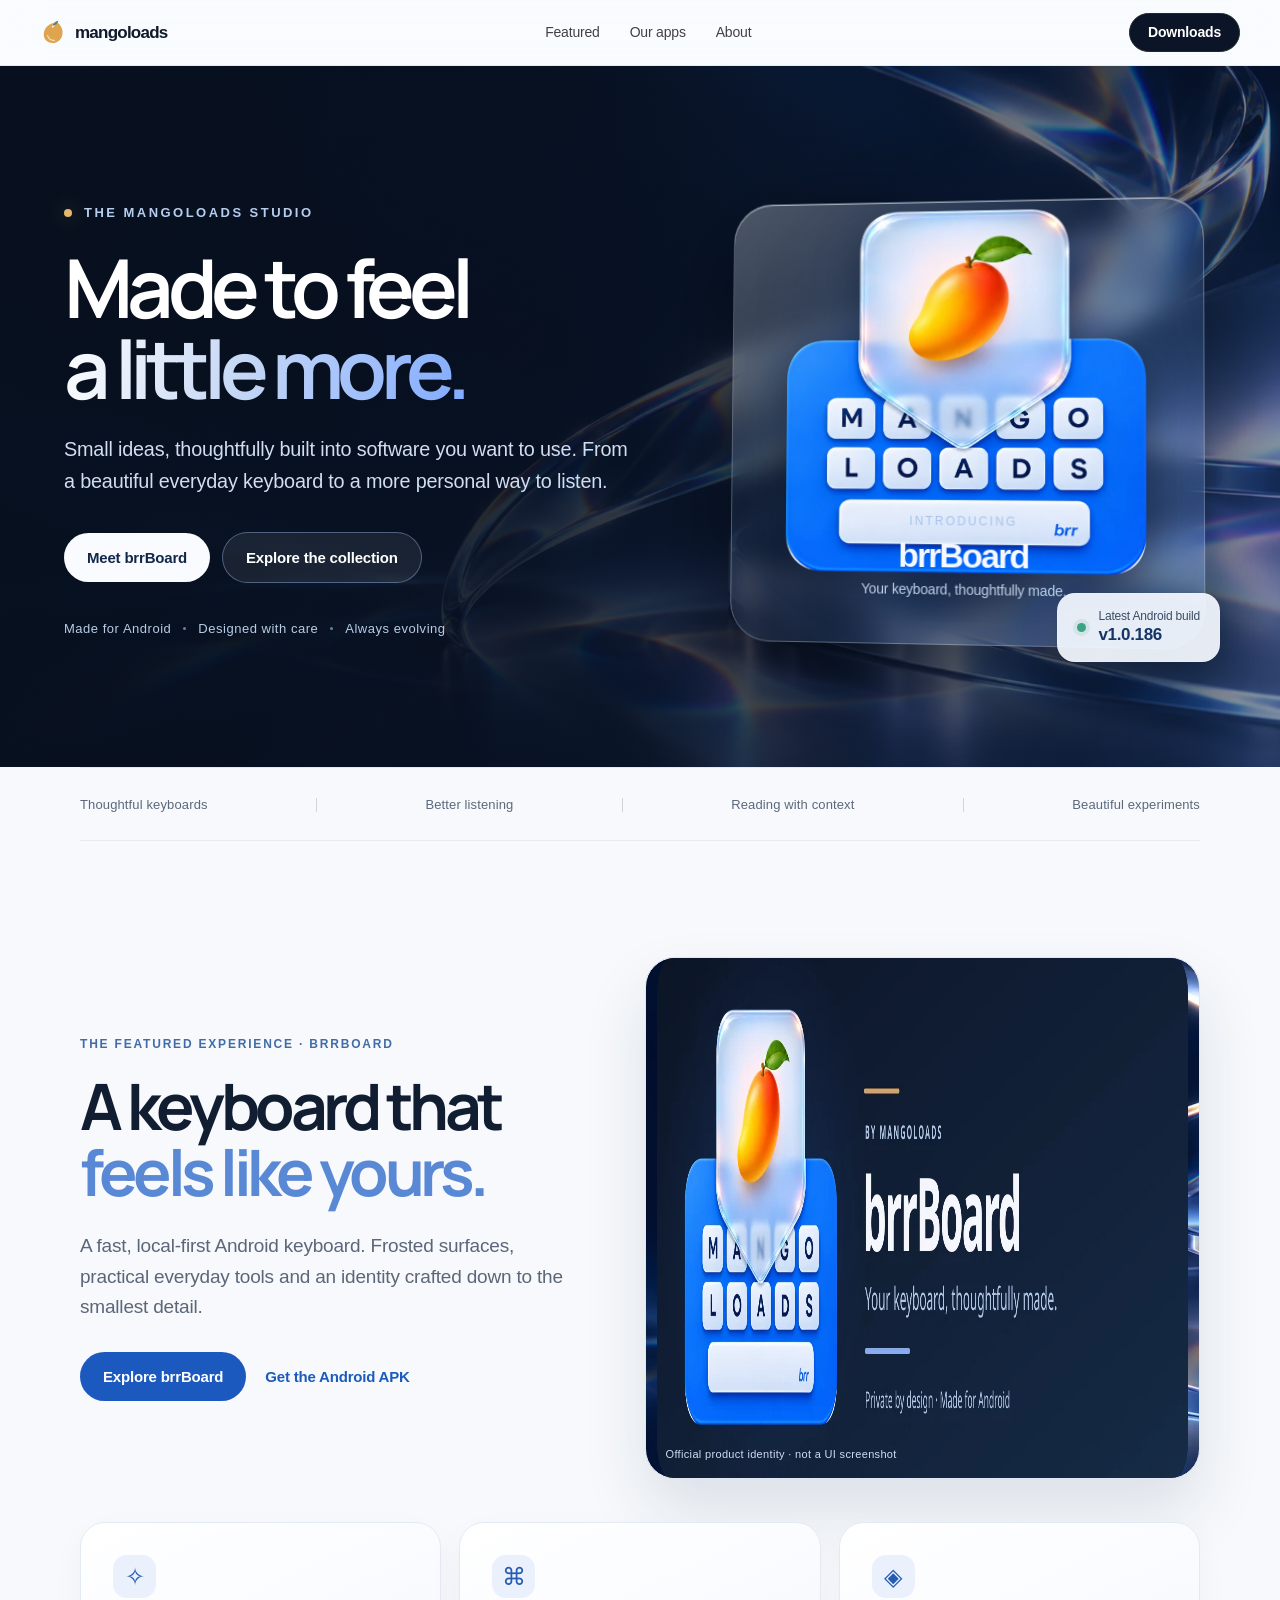
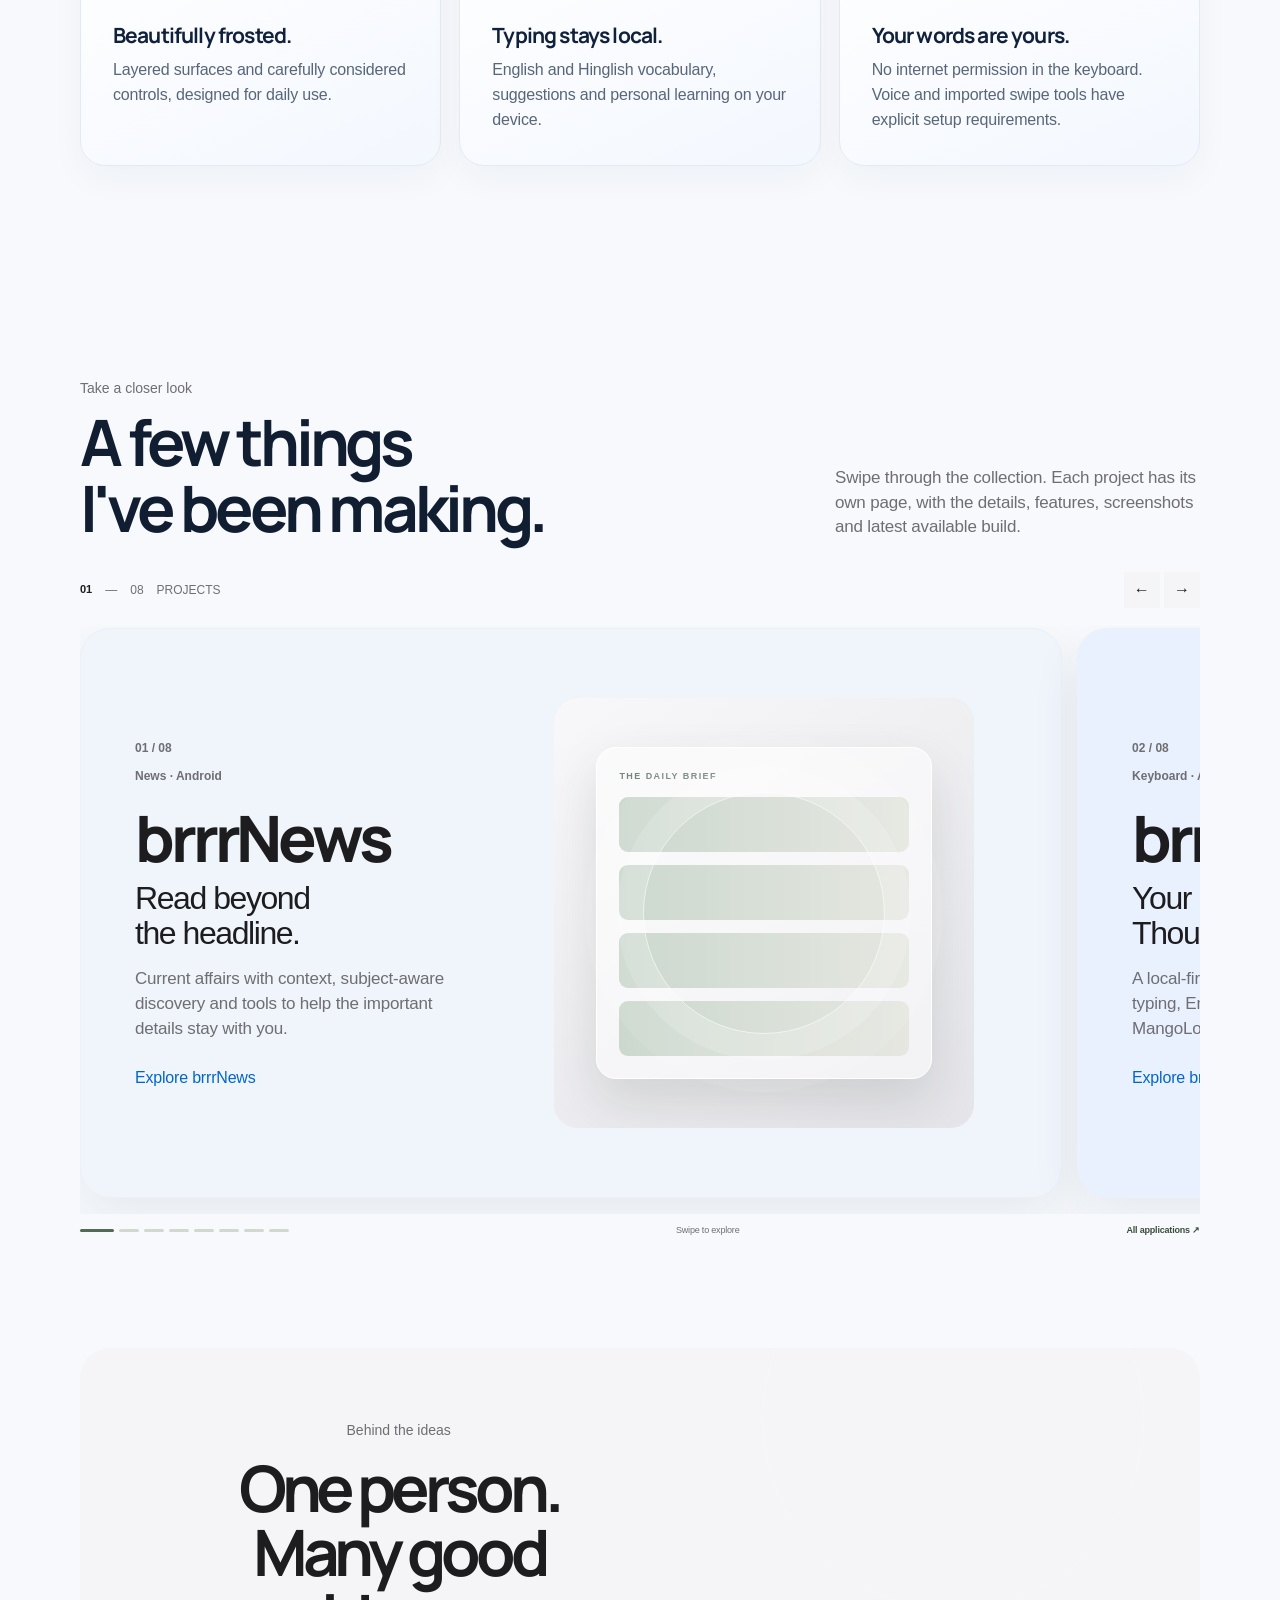
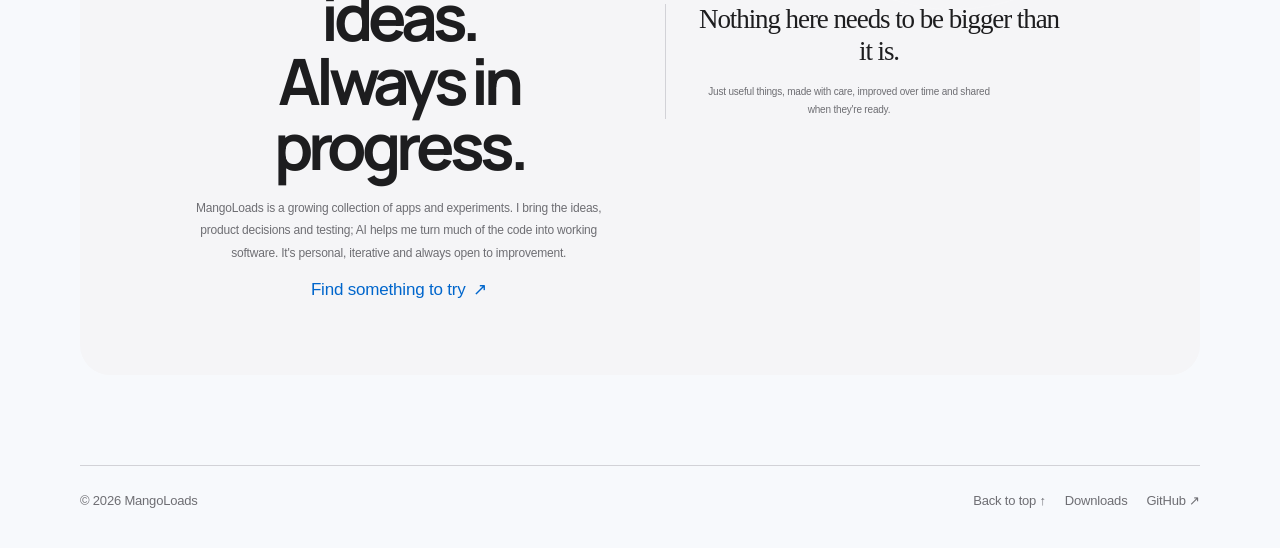
<file: index.html>
<!doctype html>
<html lang="en">
<head>
  <meta charset="utf-8">
  <meta name="viewport" content="width=device-width, initial-scale=1, viewport-fit=cover">
  <meta name="theme-color" content="#ffffff">
  <meta name="description" content="MangoLoads — apps, experiments and small tools by Batmancpu. Ideas, direction and testing by one person; much of the code built with AI.">
  <meta property="og:type" content="website">
  <meta property="og:title" content="MangoLoads — Ideas, made useful">
  <meta property="og:description" content="Thoughtfully made Android apps. Meet brrBoard, brrMusic, brrrNews and the rest of the collection.">
  <meta property="og:image" content="https://batmancpu.github.io/mangoloads/assets/visuals/brrboard-identity.webp">
  <title>MangoLoads — Thoughtful software, beautifully made</title>
  <link rel="icon" type="image/svg+xml" href="favicon.svg">
  <link rel="preconnect" href="https://fonts.googleapis.com">
  <link rel="preconnect" href="https://fonts.gstatic.com" crossorigin>
  <link rel="stylesheet" href="styles.css"><link rel="stylesheet" href="apple.css"><link rel="stylesheet" href="premium.css">
</head>
<body class="home-page">
  <a class="skip-link" href="#main">Skip to content</a>
  <header class="site-header">
    <a class="brand" href="index.html" aria-label="MangoLoads home">
      <span class="brand-symbol" aria-hidden="true">
        <svg viewBox="0 0 40 40" fill="none"><path d="M21.1 5.3c-2.7 3.2-3.4 5.7-3.1 8.1 2.8-1.7 5.2-4.7 5.8-8.9 3.8 1.7 7.2 5.1 8.7 9.7 3.4 10.1-2.5 20.4-11.8 21.4C11.2 36.7 4.5 29.8 5.7 20.8 6.9 12.4 13.4 7.6 21.1 5.3Z" fill="#DFA44F"/><path d="M18.2 9.8c1.9-4.4 5.2-6.6 9-7.3-1.1 4.8-4.3 7.7-9 7.3Z" fill="#66816B"/><path d="M11.1 24.3c1.6 5.1 5.5 7.8 10.5 7.3" stroke="#FFF5DF" stroke-opacity=".8" stroke-width="1.5" stroke-linecap="round"/></svg>
      </span>
      <span class="brand-name">mangoloads</span>
    </a>
    <nav class="primary-nav" aria-label="Main navigation">
      <a href="#featured">Featured</a>
      <a href="#collection">Our apps</a>
      <a href="#about">About</a>
    </nav>
    <div class="header-actions">
      <button class="theme-toggle" type="button" data-theme-toggle aria-label="Switch colour theme" title="Switch colour theme">◐</button>
      <a class="header-link dark" href="downloads.html">Downloads</a>
    </div>
  </header>

  <main id="main">
    <section class="container hero premiere-hero" id="top">
      <div class="hero-copy fade-up">
        <div class="eyebrow"><span class="eyebrow-spark" aria-hidden="true"></span> THE MANGOLOADS STUDIO</div>
        <h1>Made to feel<br><span class="soft">a little more.</span></h1>
        <p>Small ideas, thoughtfully built into software you want to use. From a beautiful everyday keyboard to a more personal way to listen.</p>
        <div class="hero-actions">
          <a class="button primary" href="apps/brrrboard/">Meet brrBoard</a>
          <a class="button" href="#collection">Explore the collection</a>
        </div>
        <div class="hero-foot"><span>Made for Android</span><i></i><span>Designed with care</span><i></i><span>Always evolving</span></div>
      </div>

      <div class="hero-art fade-up" aria-label="Official brrBoard brand artwork">
        <div class="hero-product-plinth">
          <div class="hero-product-halo"></div>
          <img class="hero-board-mark" src="assets/visuals/brrboard-brand.webp" width="700" height="700" alt="Official brrBoard blue keyboard with a mango-shaped glass badge" fetchpriority="high">
          <div class="hero-product-label"><span>Introducing</span><strong>brrBoard</strong><small>Your keyboard, thoughtfully made.</small></div>
        </div>
        <div class="hero-product-chip"><span class="hero-product-chip-dot"></span><span>Latest Android build<br><b id="heroLatestVersion">v1.0.186</b></span></div>
      </div>
    </section>

    <div class="container home-index" aria-label="Collection categories">
      <span>Thoughtful keyboards</span><i></i>
      <span>Better listening</span><i></i>
      <span>Reading with context</span><i></i>
      <span>Beautiful experiments</span>
    </div>

    <section class="container board-spotlight" id="featured" aria-labelledby="spotlightTitle">
      <div class="spotlight-heading fade-up">
        <div class="spotlight-copy"><div class="kicker">The featured experience · brrBoard</div><h2 id="spotlightTitle">A keyboard that<br><em>feels like yours.</em></h2><p>A fast, local-first Android keyboard. Frosted surfaces, practical everyday tools and an identity crafted down to the smallest detail.</p><div class="spotlight-actions"><a class="button primary" href="apps/brrrboard/">Explore brrBoard</a><a class="text-link" data-brrboard-download href="https://github.com/Batmancpu/brrrBoard/releases/download/v1.0.186/brrBoard.apk">Get the Android APK</a></div></div>
        <div class="spotlight-brand-frame"><img src="assets/visuals/brrboard-identity.webp" width="1440" height="520" alt="Official brrBoard MangoLoads identity artwork" loading="lazy"><span>Official product identity · not a UI screenshot</span></div>
      </div>
      <div class="spotlight-feature-grid fade-up">
        <article><span class="spotlight-icon" aria-hidden="true">✧</span><h3>Beautifully frosted.</h3><p>Layered surfaces and carefully considered controls, designed for daily use.</p></article>
        <article><span class="spotlight-icon" aria-hidden="true">⌘</span><h3>Typing stays local.</h3><p>English and Hinglish vocabulary, suggestions and personal learning on your device.</p></article>
        <article><span class="spotlight-icon" aria-hidden="true">◈</span><h3>Your words are yours.</h3><p>No internet permission in the keyboard. Voice and imported swipe tools have explicit setup requirements.</p></article>
      </div>
    </section>

    <section class="container collection" id="collection">
      <div class="section-heading fade-up">
        <div><div class="kicker">Take a closer look</div><h2>A few things<br>I've been making.</h2></div>
        <p>Swipe through the collection. Each project has its own page, with the details, features, screenshots and latest available build.</p>
      </div>

      <div class="carousel-shell fade-up">
        <div class="carousel-controls">
          <div class="carousel-progress"><strong id="slideCurrent">01</strong><span>—</span><span id="slideTotal">08</span><span>PROJECTS</span></div>
          <div>
            <button class="carousel-arrow" type="button" id="slidePrev" aria-label="Previous project">←</button>
            <button class="carousel-arrow" type="button" id="slideNext" aria-label="Next project">→</button>
          </div>
        </div>

        <div class="carousel-track" id="projectCarousel" tabindex="0" aria-label="Swipe through all eight applications">
          <a class="product-slide slide-news" href="apps/brrrnews/" data-slide>
            <div class="slide-copy"><span class="slide-index">01 / 08</span><span class="slide-category">News · Android</span><h3>brrrNews</h3><p class="slide-tagline">Read beyond<br>the headline.</p><p class="slide-description">Current affairs with context, subject-aware discovery and tools to help the important details stay with you.</p><span class="slide-link">Explore brrrNews <span>↗</span></span></div>
            <div class="slide-art"><div class="slide-image-frame"><div class="art-fallback"><div class="art-library"><b>THE DAILY BRIEF</b><span></span><span></span><span></span><span></span></div></div></div></div>
          </a>

          <a class="product-slide slide-board" href="apps/brrrboard/" data-slide>
            <div class="slide-copy"><span class="slide-index">02 / 08</span><span class="slide-category">Keyboard · Android</span><h3>brrBoard</h3><p class="slide-tagline">Your keyboard.<br>Thoughtfully made.</p><p class="slide-description">A local-first frosted keyboard with offline typing, Emoji and Clipboard tools, and the MangoLoads identity.</p><span class="slide-link">Explore brrBoard</span></div>
            <div class="slide-art"><div class="slide-image-frame board-slide-frame"><img src="assets/visuals/brrboard-brand.webp" alt="Official brrBoard keyboard-and-mango identity artwork" loading="lazy"></div></div>
          </a>

          <a class="product-slide slide-exp" href="apps/expboard/" data-slide>
            <div class="slide-copy"><span class="slide-index">03 / 08</span><span class="slide-category">Keyboard · Prototype</span><h3>expBoard</h3><p class="slide-tagline">Typing that<br>stays out of the way.</p><p class="slide-description">Fast English and Hinglish typing, personal vocabulary and deterministic suggestions in a lightweight prototype.</p><span class="slide-link">Explore expBoard <span>↗</span></span></div>
            <div class="slide-art"><div class="slide-image-frame"><div class="art-fallback"><div class="art-keyboard"><div class="art-keyboard-row"><i></i><i></i><i></i><i></i><i></i><i></i><i></i><i></i><i></i><i></i></div><div class="art-keyboard-row"><i></i><i></i><i></i><i></i><i></i><i></i><i></i><i></i><i></i></div><div class="art-keyboard-row"><i></i><i></i><i></i><i></i><i></i><i></i><i></i><i></i></div></div></div></div></div>
          </a>

          <a class="product-slide slide-liquid" href="apps/liquidlab/" data-slide>
            <div class="slide-copy"><span class="slide-index">04 / 08</span><span class="slide-category">Visual experiment · Web</span><h3>Liquid Lab</h3><p class="slide-tagline">Glass, light<br>and a little physics.</p><p class="slide-description">An interactive optical test bench exploring refraction, light response and the details behind Liquid Glass.</p><span class="slide-link">Explore Liquid Lab <span>↗</span></span></div>
            <div class="slide-art"><div class="slide-image-frame"><div class="art-fallback"><div class="art-lens"></div></div></div></div>
          </a>

          <a class="product-slide slide-metro" href="apps/metrolist/" data-slide>
            <div class="slide-copy"><span class="slide-index">05 / 08</span><span class="slide-category">Music · Android</span><h3>Metrolist Fluid</h3><p class="slide-tagline">A familiar library,<br>reworked.</p><p class="slide-description">A personal Metrolist build with a fluid visual treatment and ColorOS-oriented changes.</p><span class="slide-link">Explore Metrolist <span>↗</span></span></div>
            <div class="slide-art"><div class="slide-image-frame"><img src="https://raw.githubusercontent.com/Batmancpu/Metrolist/main/fastlane/metadata/android/en-US/images/screenshots/screenshot_2.png" alt="Metrolist music player interface" loading="lazy"></div></div>
          </a>

          <a class="product-slide slide-bit" href="apps/brrmusic/" data-slide>
            <div class="slide-copy"><span class="slide-index">06 / 08</span><span class="slide-category">Music · Android</span><h3>brrMusic</h3><p class="slide-tagline">More room<br>to breathe.</p><p class="slide-description">A personal music fork with adaptive stereo processing and a refined, fluid ColorOS-oriented experience.</p><span class="slide-link">Explore brrMusic</span></div>
            <div class="slide-art"><div class="slide-image-frame cover music-slide-frame"><img src="https://raw.githubusercontent.com/Batmancpu/brrMusic/main/.github/assets/brrmusic-banner.svg" alt="Official brrMusic product banner" loading="lazy"></div></div>
          </a>

          <a class="product-slide slide-dictate" href="apps/brrspeak/" data-slide>
            <div class="slide-copy"><span class="slide-index">07 / 08</span><span class="slide-category">Experimental companion · Android</span><h3>brrSpeak</h3><p class="slide-tagline">A voice experiment.<br>Built to learn.</p><p class="slide-description">An independent Dictate fork exploring record-first transcription handoff with brrBoard. Device acceptance remains in progress.</p><span class="slide-link">Explore brrSpeak</span></div>
            <div class="slide-art"><div class="slide-image-frame speak-slide-frame"><div class="speak-visual" aria-hidden="true"><span class="speak-orb">●</span><span class="speak-wave">▂▄▇▃▆▄▂</span><strong>brrSpeak</strong></div></div></div>
          </a>

          <a class="product-slide slide-afuse" href="apps/afusekt/" data-slide>
            <div class="slide-copy"><span class="slide-index">08 / 08</span><span class="slide-category">Media · Android</span><h3>AfuseKt</h3><p class="slide-tagline">A release shelf<br>for a media player.</p><p class="slide-description">A third-party release archive. The app's source is maintained elsewhere, and no APK is currently attached here.</p><span class="slide-link">Explore AfuseKt <span>↗</span></span></div>
            <div class="slide-art"><div class="slide-image-frame"><div class="art-fallback"><div class="art-library"><b>YOUR LIBRARY</b><span></span><span></span><span></span><span></span></div></div></div></div>
          </a>
        </div>
        <div class="carousel-foot"><div class="carousel-dots" id="carouselDots" aria-label="Choose a project"></div><span>Swipe to explore</span><a href="downloads.html">All applications <span aria-hidden="true">↗</span></a></div>
      </div>
    </section>

    <section class="container home-end fade-up" id="about">
      <div>
        <div class="kicker">Behind the ideas</div>
        <h2>One person.<br>Many good ideas.<br>Always in progress.</h2>
        <p>MangoLoads is a growing collection of apps and experiments. I bring the ideas, product decisions and testing; AI helps me turn much of the code into working software. It's personal, iterative and always open to improvement.</p>
        <a class="button" href="downloads.html">Find something to try <span aria-hidden="true">↗</span></a>
      </div>
      <div class="home-end-meta"><strong>Nothing here needs to be bigger than it is.</strong><span>Just useful things, made with care, improved over time and shared when they're ready.</span></div>
    </section>
  </main>

  <footer class="container site-footer">
    <span>© <span data-year></span> MangoLoads</span>
    <div class="footer-links"><a href="#top">Back to top ↑</a><a href="downloads.html">Downloads</a><a href="https://github.com/Batmancpu" target="_blank" rel="noopener noreferrer">GitHub ↗</a></div>
  </footer>
  <script src="site.js" defer></script><script src="premium.js" defer></script>
</body>
</html>
</file>
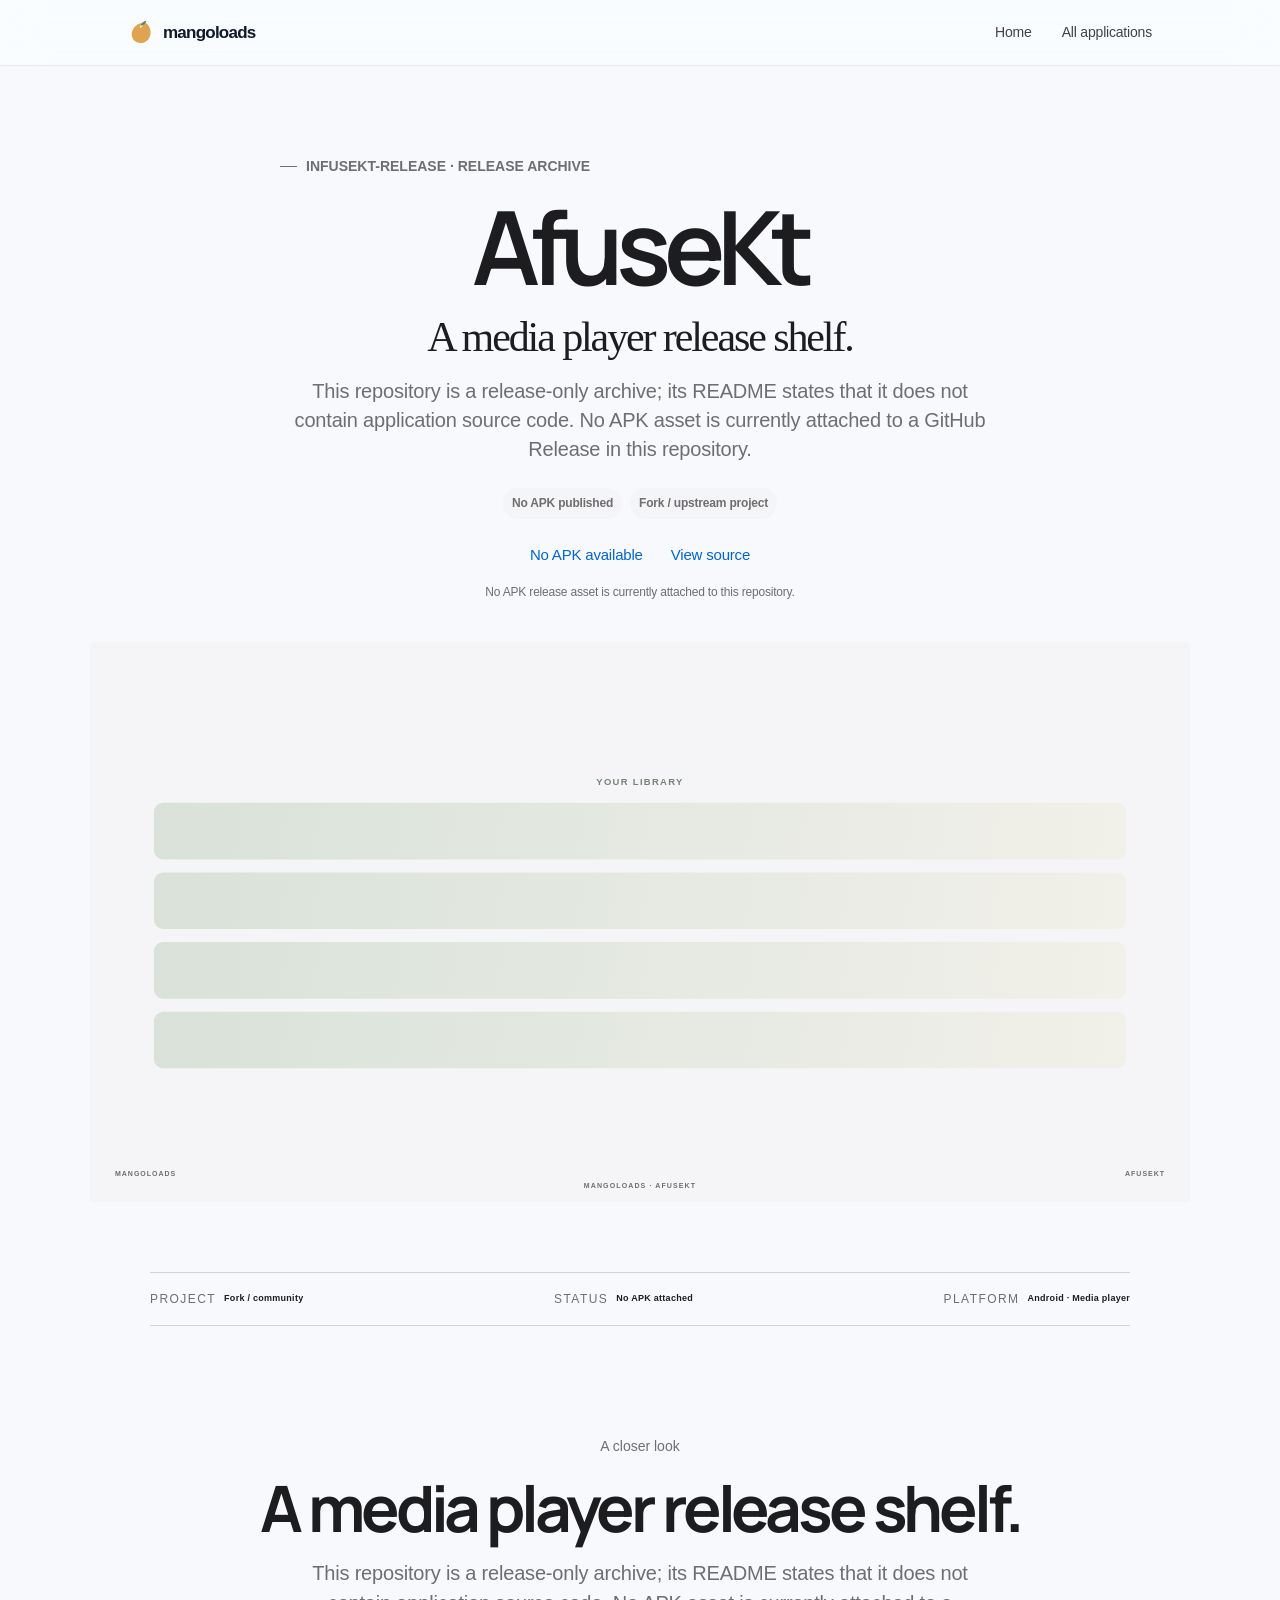
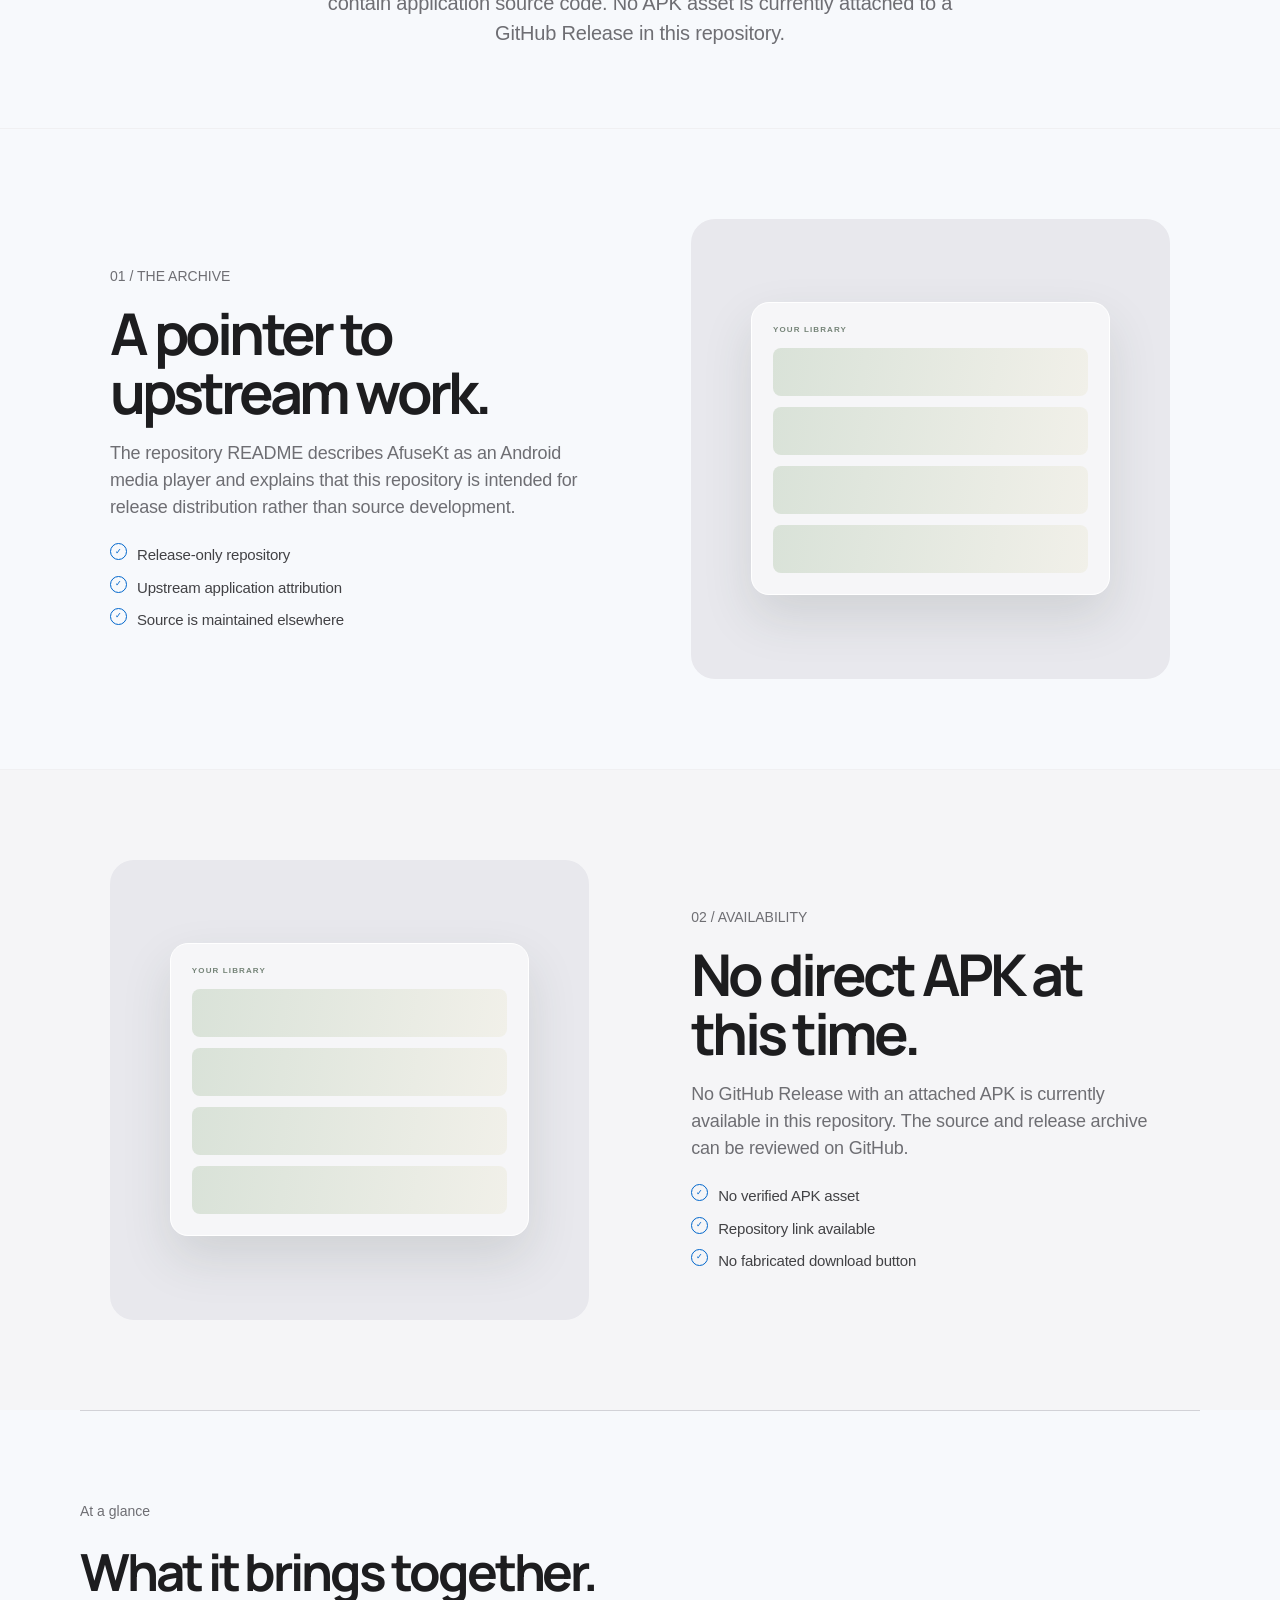
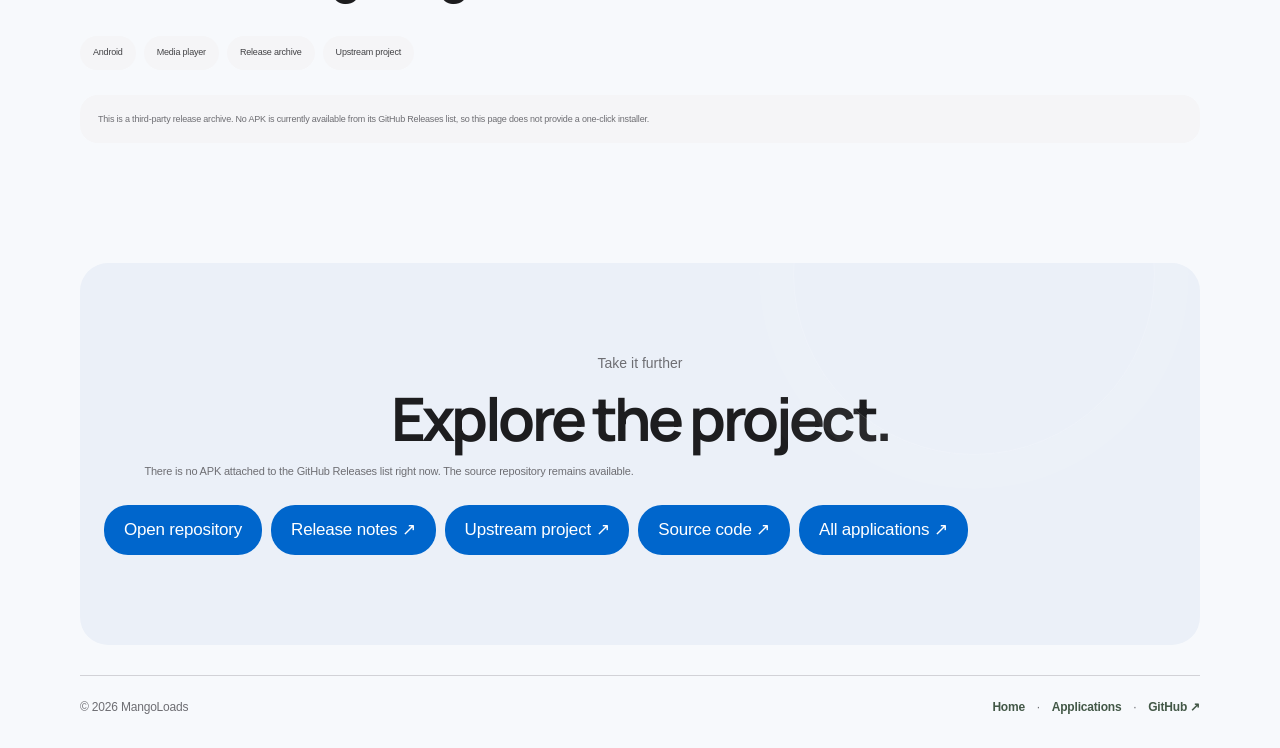
<file: apps/afusekt/index.html>
<!doctype html>
<html lang="en">
<head>
<meta charset="utf-8"><meta name="viewport" content="width=device-width, initial-scale=1, viewport-fit=cover"><meta name="theme-color" content="#ffffff">
<meta name="description" content="Explore the features and latest available build for this MangoLoads application.">
<title>Application — MangoLoads</title><link rel="icon" type="image/svg+xml" href="../../favicon.svg"><link rel="preconnect" href="https://fonts.googleapis.com"><link rel="preconnect" href="https://fonts.gstatic.com" crossorigin><link rel="stylesheet" href="../../styles.css"><link rel="stylesheet" href="../../apple.css"><link rel="stylesheet" href="../../premium.css">
</head>
<body class="product-page" data-app="afusekt">
<a class="skip-link" href="#main">Skip to content</a>
<header class="product-header"><div class="product-header-inner">
<a class="brand" href="../../index.html"><span class="brand-symbol" aria-hidden="true"><svg viewBox="0 0 40 40" fill="none"><path d="M21.1 5.3c-2.7 3.2-3.4 5.7-3.1 8.1 2.8-1.7 5.2-4.7 5.8-8.9 3.8 1.7 7.2 5.1 8.7 9.7 3.4 10.1-2.5 20.4-11.8 21.4C11.2 36.7 4.5 29.8 5.7 20.8 6.9 12.4 13.4 7.6 21.1 5.3Z" fill="#DFA44F"/><path d="M18.2 9.8c1.9-4.4 5.2-6.6 9-7.3-1.1 4.8-4.3 7.7-9 7.3Z" fill="#66816B"/></svg></span><span class="brand-name">mangoloads</span></a>
<nav class="product-nav" aria-label="Product navigation"><a href="../../index.html">Home</a><a href="../../downloads.html">All applications</a><button class="theme-toggle" type="button" data-theme-toggle aria-label="Switch colour theme">◐</button></nav>
</div></header>
<main id="main">
<section class="container product-hero" id="productHero"><div class="product-hero-copy"><div class="product-kicker">MANGOLOADS · APPLICATION</div><h1>Loading…</h1><p class="product-intro">Loading application details…</p></div><div class="product-hero-media"><div class="product-art"><div class="product-art-symbol">m.</div></div></div></section>
<div class="container product-strip" id="productStrip"></div>
<section class="container product-intro-block fade-up" id="productIntro"></section>
<div id="productFeatures"></div>
<section class="container product-gallery" id="productGallery" hidden></section>
<section class="container product-details" id="productDetails"></section>
<section class="container product-final" id="productFinal"><div class="kicker">MANGOLOADS</div><h2>Loading release details…</h2></section>
<div class="container product-more"><span>© <span data-year></span> MangoLoads</span><span><a href="../../index.html">Home</a>　·　<a href="../../downloads.html">Applications</a>　·　<a href="https://github.com/Batmancpu" target="_blank" rel="noopener noreferrer">GitHub ↗</a></span></div>
</main>
<script src="../../site.js" defer></script><script src="../../product-page.js" defer></script>
</body>
</html>
</file>
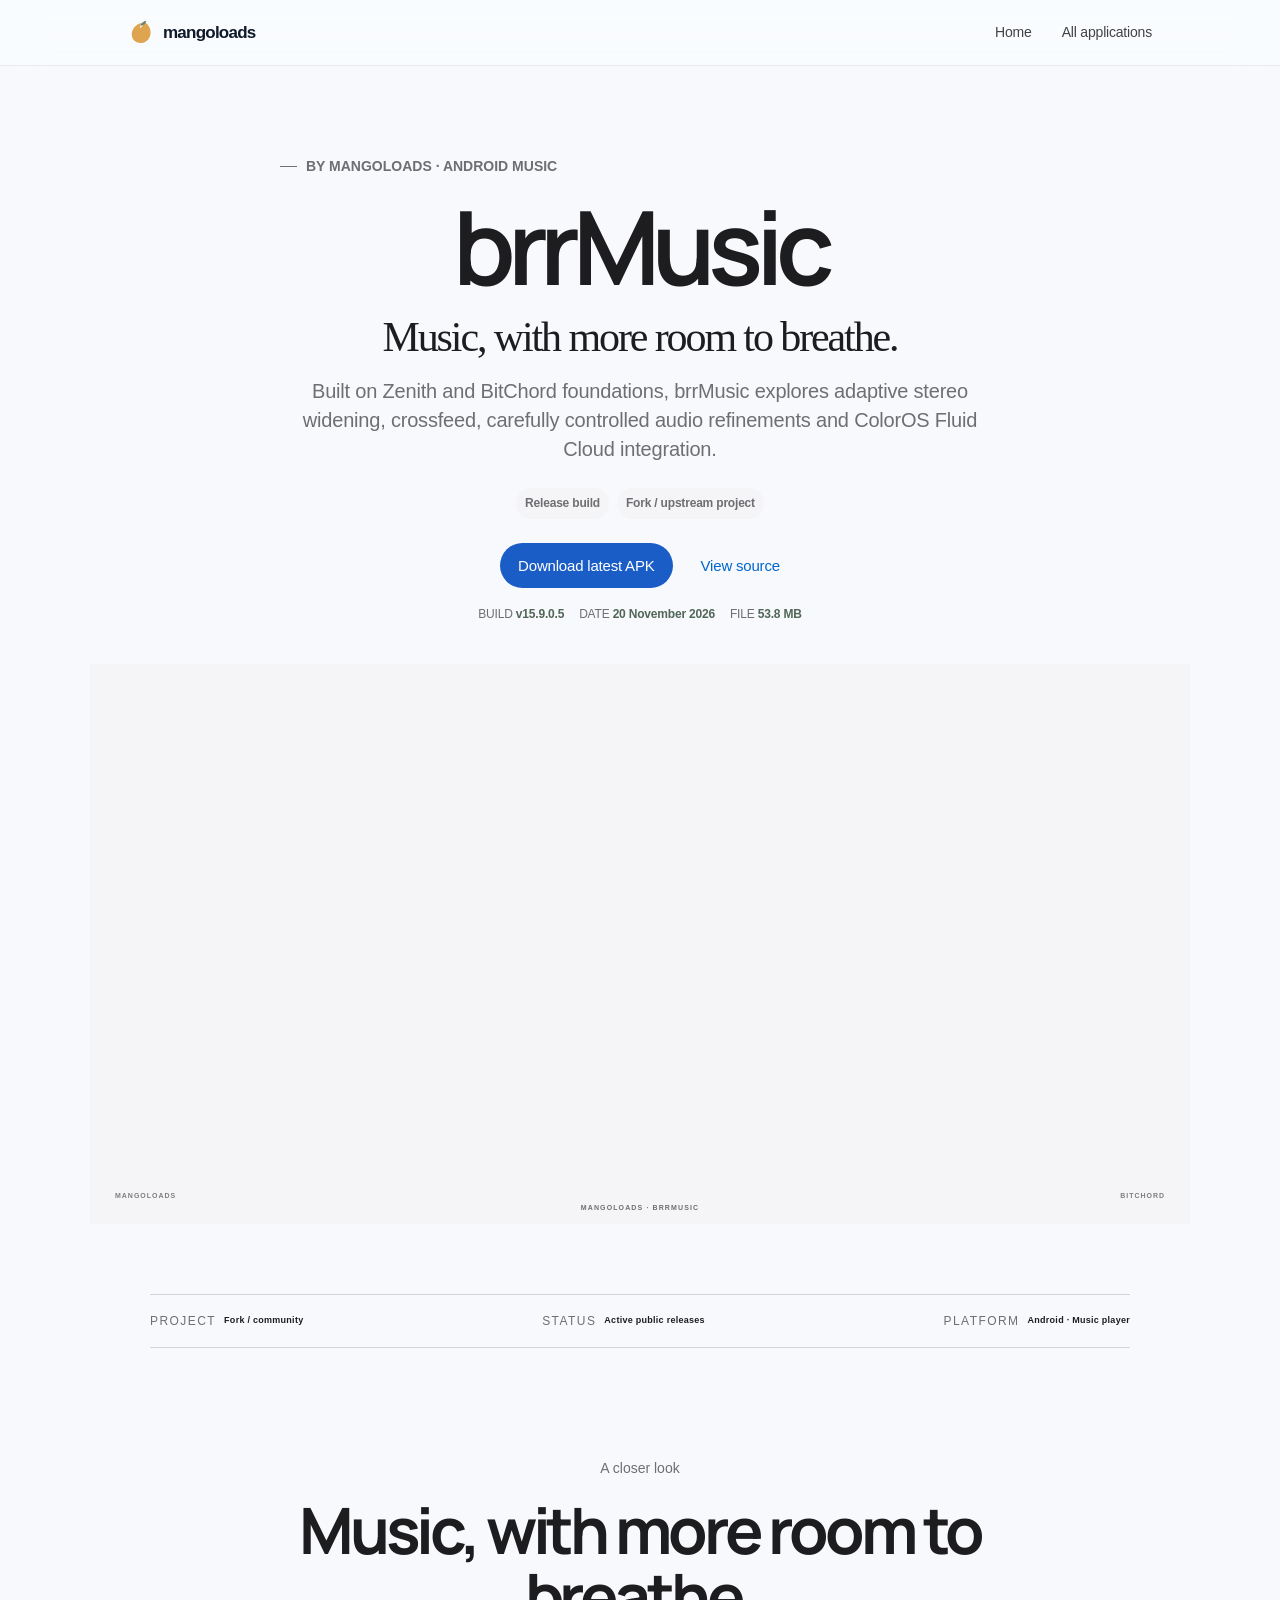
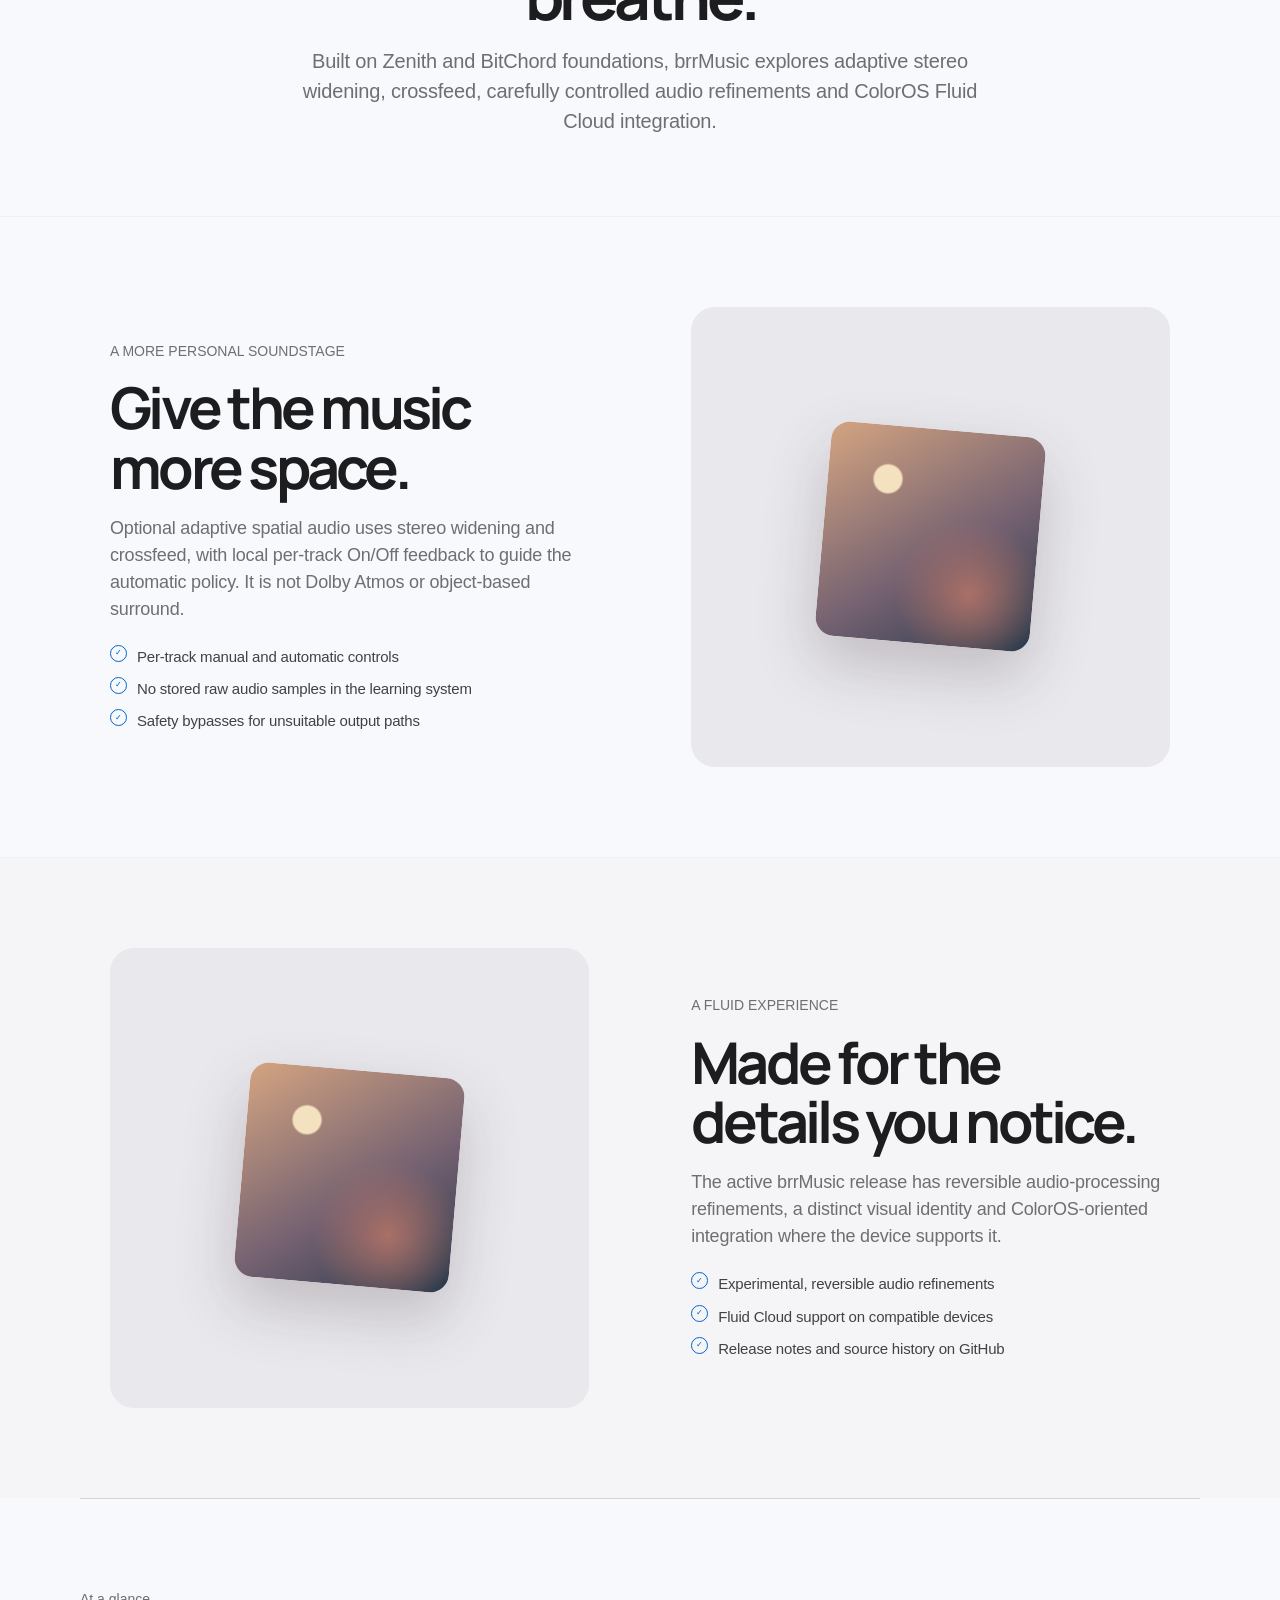
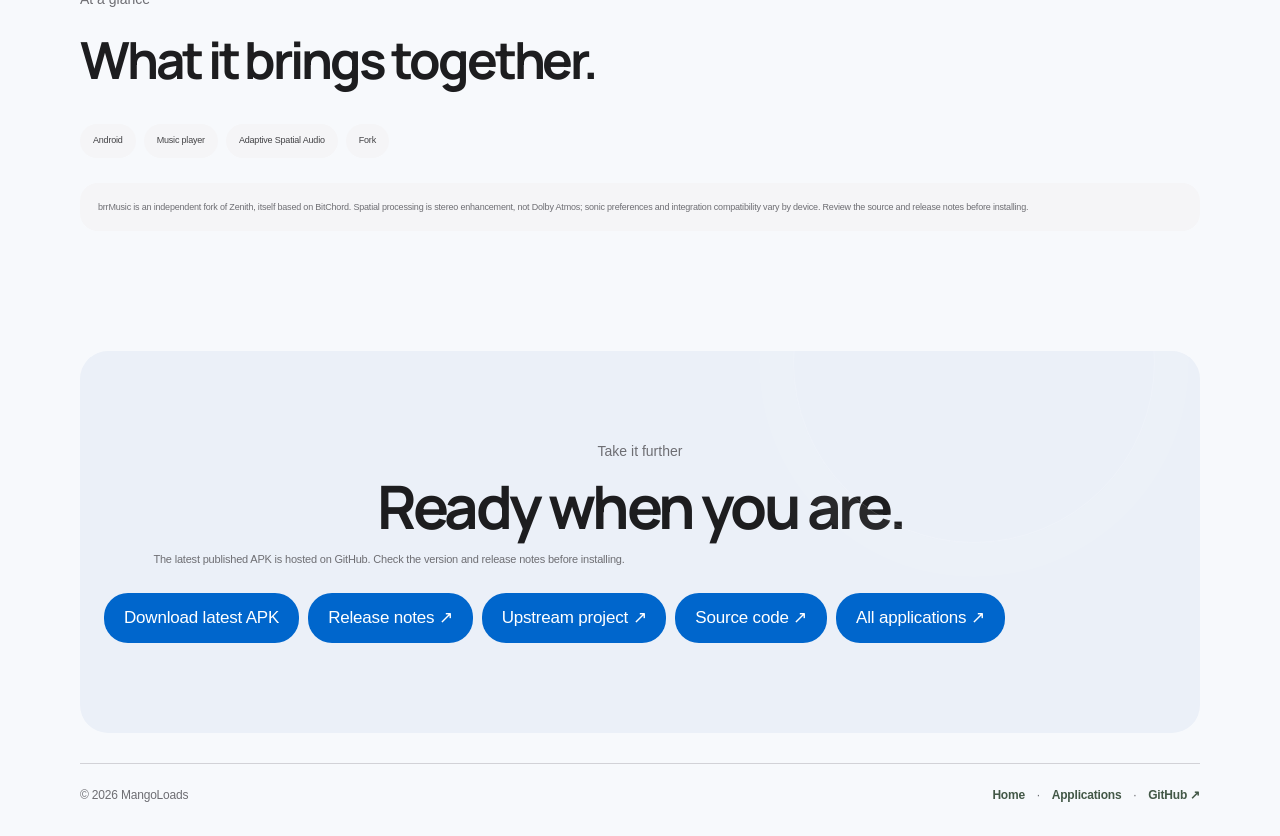
<file: apps/bitchord/index.html>
<!doctype html>
<html lang="en">
<head>
<meta charset="utf-8"><meta name="viewport" content="width=device-width, initial-scale=1, viewport-fit=cover"><meta name="theme-color" content="#ffffff">
<meta name="description" content="Explore the features and latest available build for this MangoLoads application.">
<title>Application — MangoLoads</title><link rel="icon" type="image/svg+xml" href="../../favicon.svg"><link rel="preconnect" href="https://fonts.googleapis.com"><link rel="preconnect" href="https://fonts.gstatic.com" crossorigin><link rel="stylesheet" href="../../styles.css"><link rel="stylesheet" href="../../apple.css"><link rel="stylesheet" href="../../premium.css">
</head>
<body class="product-page" data-app="bitchord">
<a class="skip-link" href="#main">Skip to content</a>
<header class="product-header"><div class="product-header-inner">
<a class="brand" href="../../index.html"><span class="brand-symbol" aria-hidden="true"><svg viewBox="0 0 40 40" fill="none"><path d="M21.1 5.3c-2.7 3.2-3.4 5.7-3.1 8.1 2.8-1.7 5.2-4.7 5.8-8.9 3.8 1.7 7.2 5.1 8.7 9.7 3.4 10.1-2.5 20.4-11.8 21.4C11.2 36.7 4.5 29.8 5.7 20.8 6.9 12.4 13.4 7.6 21.1 5.3Z" fill="#DFA44F"/><path d="M18.2 9.8c1.9-4.4 5.2-6.6 9-7.3-1.1 4.8-4.3 7.7-9 7.3Z" fill="#66816B"/></svg></span><span class="brand-name">mangoloads</span></a>
<nav class="product-nav" aria-label="Product navigation"><a href="../../index.html">Home</a><a href="../../downloads.html">All applications</a><button class="theme-toggle" type="button" data-theme-toggle aria-label="Switch colour theme">◐</button></nav>
</div></header>
<main id="main">
<section class="container product-hero" id="productHero"><div class="product-hero-copy"><div class="product-kicker">MANGOLOADS · APPLICATION</div><h1>Loading…</h1><p class="product-intro">Loading application details…</p></div><div class="product-hero-media"><div class="product-art"><div class="product-art-symbol">m.</div></div></div></section>
<div class="container product-strip" id="productStrip"></div>
<section class="container product-intro-block fade-up" id="productIntro"></section>
<div id="productFeatures"></div>
<section class="container product-gallery" id="productGallery" hidden></section>
<section class="container product-details" id="productDetails"></section>
<section class="container product-final" id="productFinal"><div class="kicker">MANGOLOADS</div><h2>Loading release details…</h2></section>
<div class="container product-more"><span>© <span data-year></span> MangoLoads</span><span><a href="../../index.html">Home</a>　·　<a href="../../downloads.html">Applications</a>　·　<a href="https://github.com/Batmancpu" target="_blank" rel="noopener noreferrer">GitHub ↗</a></span></div>
</main>
<script src="../../site.js" defer></script><script src="../../product-page.js" defer></script>
</body>
</html>
</file>
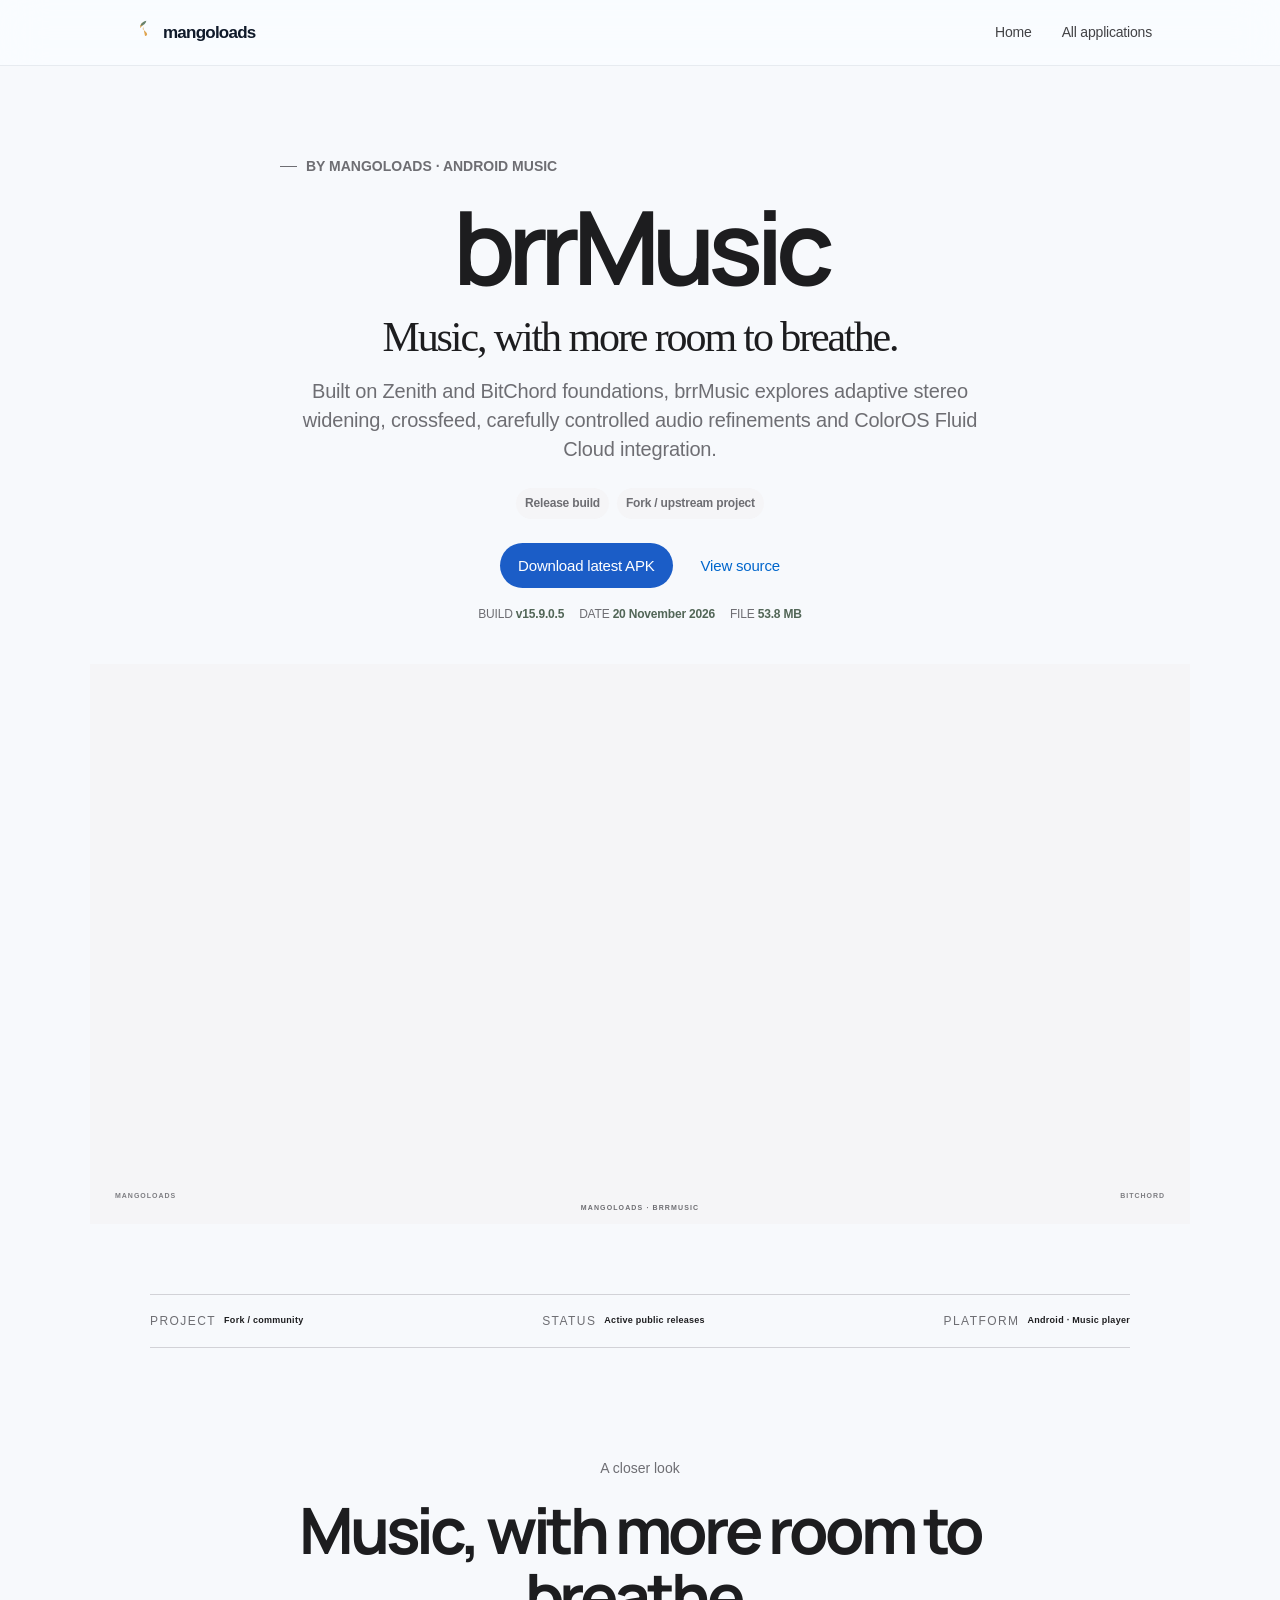
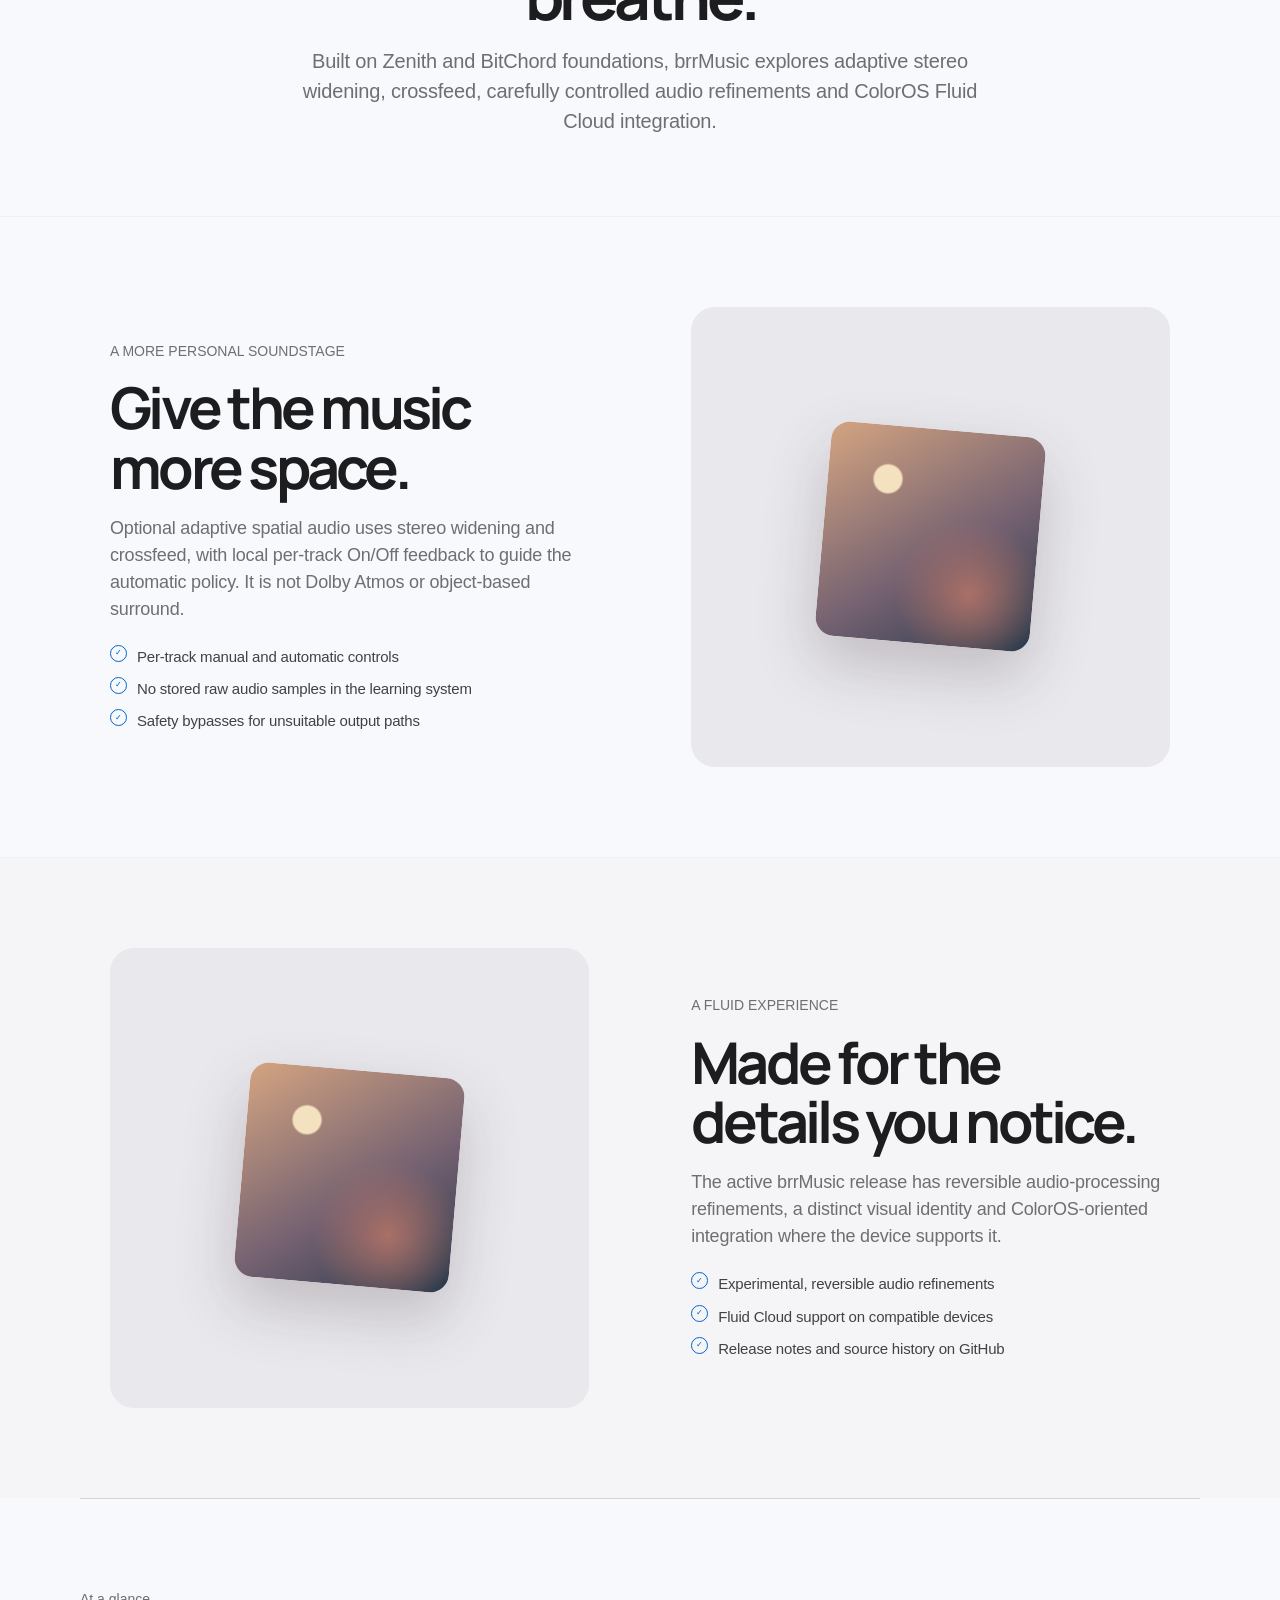
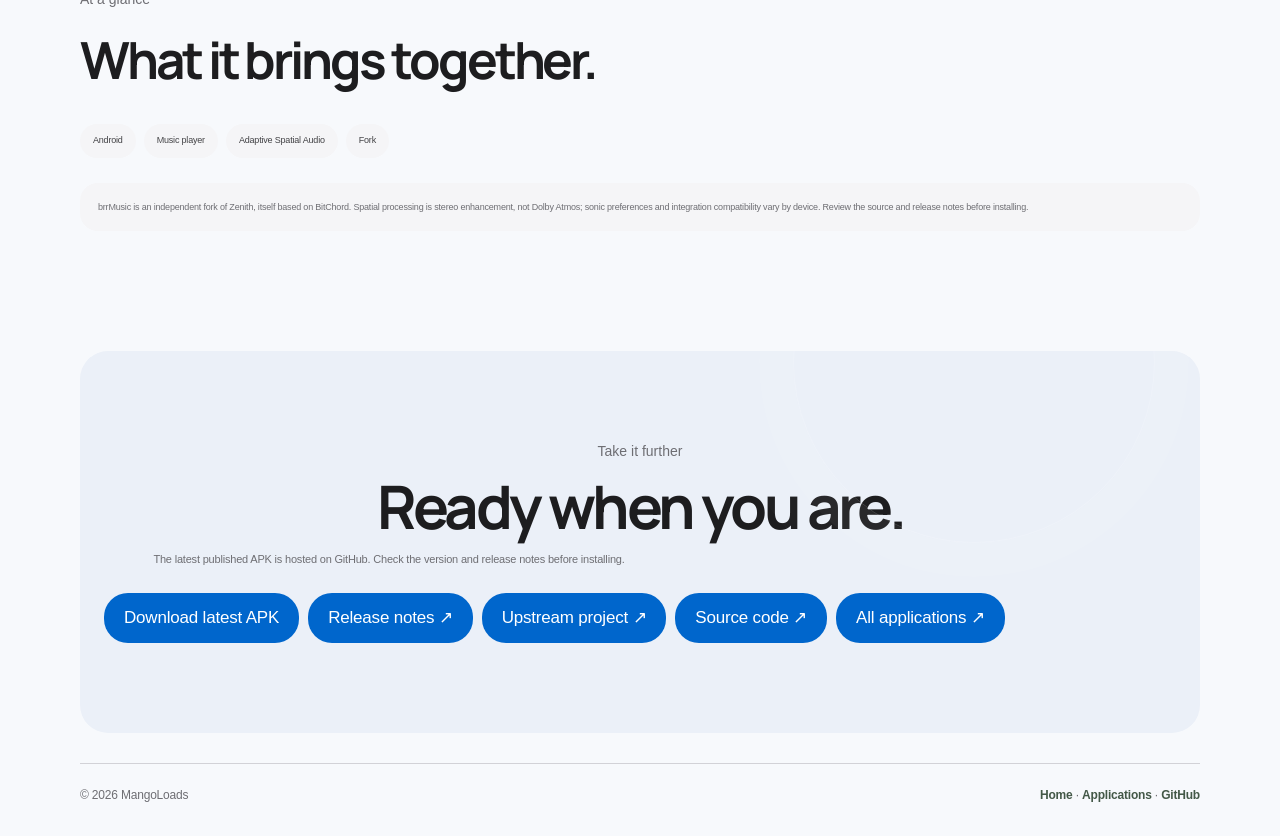
<file: apps/brrmusic/index.html>
<!doctype html>
<html lang="en">
<head>
<meta charset="utf-8"><meta name="viewport" content="width=device-width, initial-scale=1, viewport-fit=cover"><meta name="theme-color" content="#f7f9fc">
<meta name="description" content="Discover brrMusic by MangoLoads: a personal Android music player fork with adaptive stereo processing and a fluid interface.">
<meta property="og:title" content="brrMusic — MangoLoads"><meta property="og:description" content="Music, with more room to breathe.">
<title>brrMusic — MangoLoads</title><link rel="canonical" href="https://batmancpu.github.io/mangoloads/apps/brrmusic/"><link rel="icon" type="image/svg+xml" href="../../favicon.svg"><link rel="stylesheet" href="../../styles.css"><link rel="stylesheet" href="../../apple.css"><link rel="stylesheet" href="../../premium.css">
</head>
<body class="product-page" data-app="bitchord">
<a class="skip-link" href="#main">Skip to content</a>
<header class="product-header"><div class="product-header-inner">
<a class="brand" href="../../index.html"><span class="brand-symbol" aria-hidden="true"><svg viewBox="0 0 40 40" fill="none"><path d="M21.1 5.3c-2.7 3.2-3.4 5.7-3.1 8.1 2.8-1.7 5.8-8.9 3.8 1.7 7.2 5.1 8.7 9.7 3.4 10.1-2.5 20.4-11.8 21.4C11.2 36.7 4.5 29.8 5.7 20.8 6.9 12.4 13.4 7.6 21.1 5.3Z" fill="#DFA44F"/><path d="M18.2 9.8c1.9-4.4 5.2-6.6 9-7.3-1.1 4.8-4.3 7.7-9 7.3Z" fill="#66816B"/></svg></span><span class="brand-name">mangoloads</span></a>
<nav class="product-nav" aria-label="Product navigation"><a href="../../index.html">Home</a><a href="../../downloads.html">All applications</a><button class="theme-toggle" type="button" data-theme-toggle aria-label="Switch colour theme">◐</button></nav>
</div></header>
<main id="main">
<section class="container product-hero" id="productHero"><div class="product-hero-copy"><div class="product-kicker">MANGOLOADS · MUSIC</div><h1>brrMusic</h1><p class="product-intro">Loading current release details…</p></div></section>
<div class="container product-strip" id="productStrip"></div>
<section class="container product-intro-block fade-up" id="productIntro"></section>
<div id="productFeatures"></div>
<section class="container product-gallery" id="productGallery" hidden></section>
<section class="container product-details" id="productDetails"></section>
<section class="container product-final" id="productFinal"></section>
<div class="container product-more"><span>© <span data-year></span> MangoLoads</span><span><a href="../../index.html">Home</a> · <a href="../../downloads.html">Applications</a> · <a href="https://github.com/Batmancpu" rel="noopener noreferrer" target="_blank">GitHub</a></span></div>
</main>
<script src="../../site.js" defer></script><script src="../../product-page.js" defer></script>
</body></html>
</file>
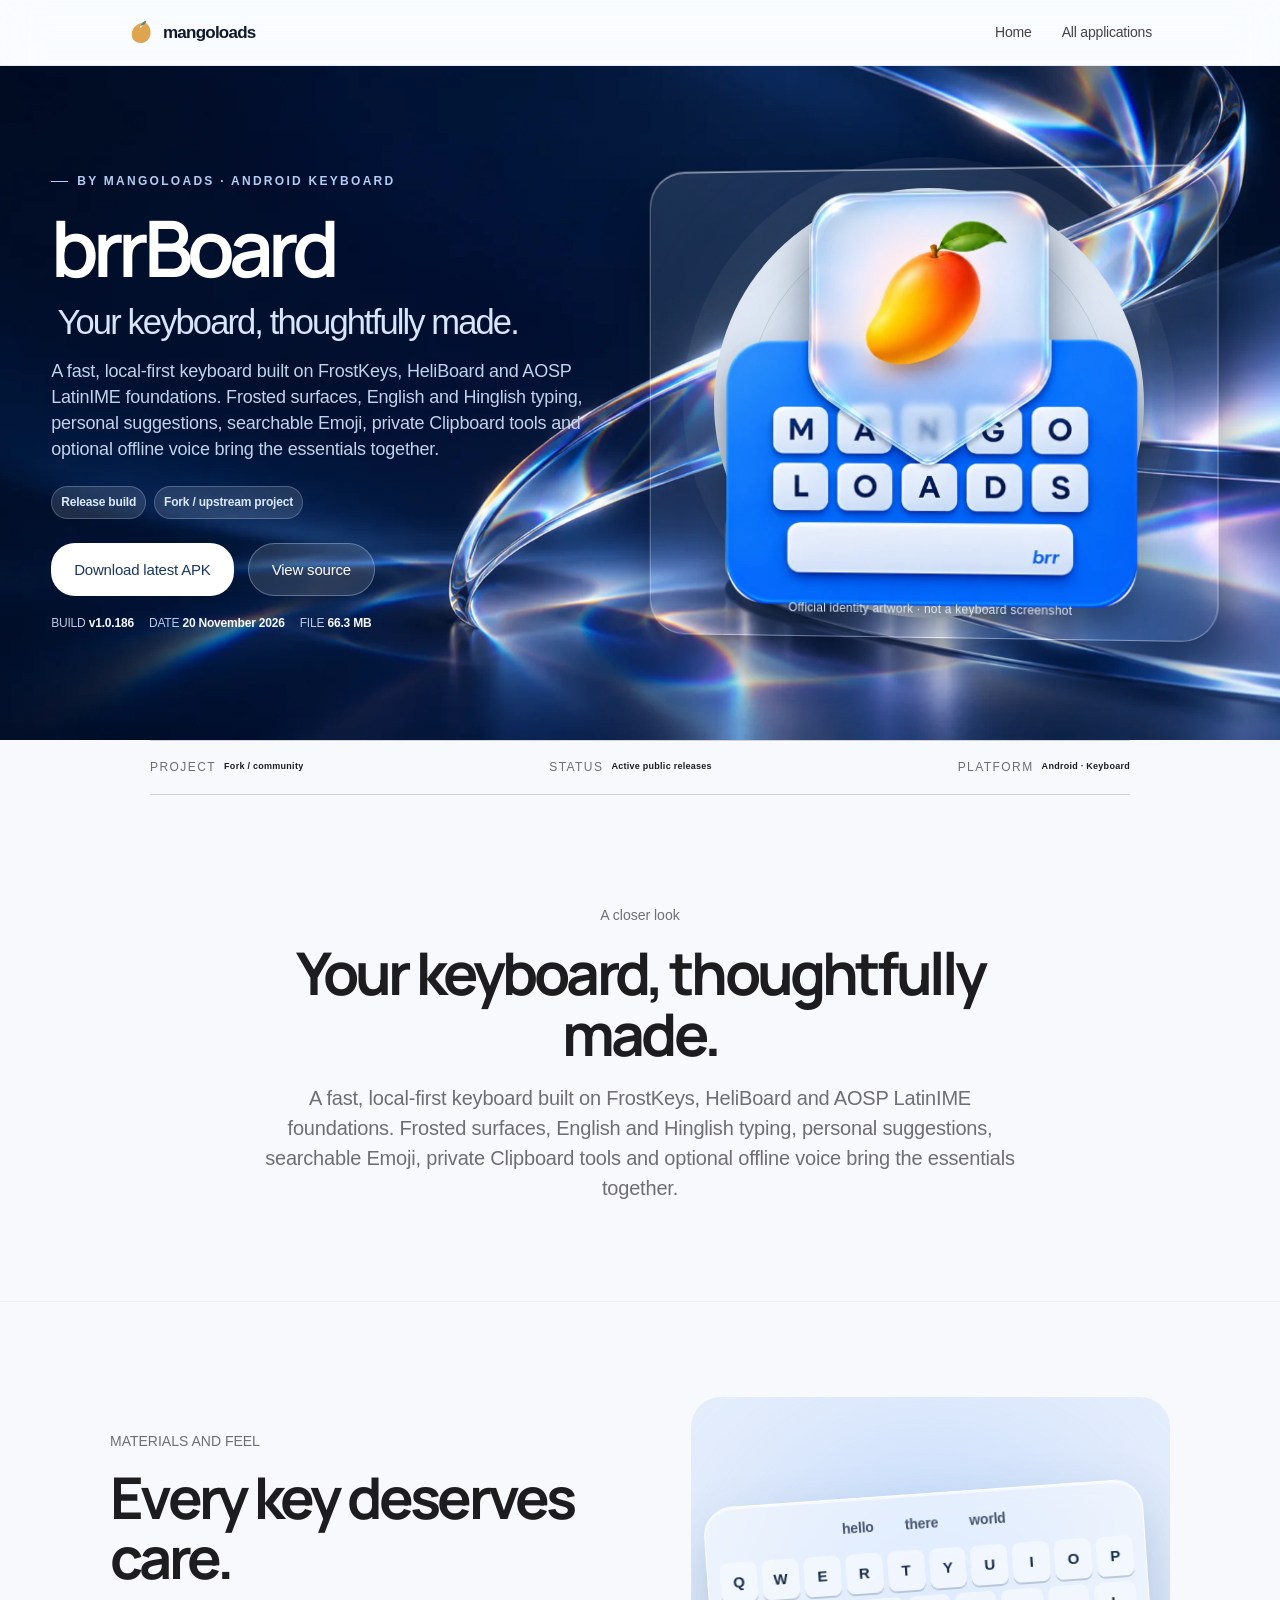
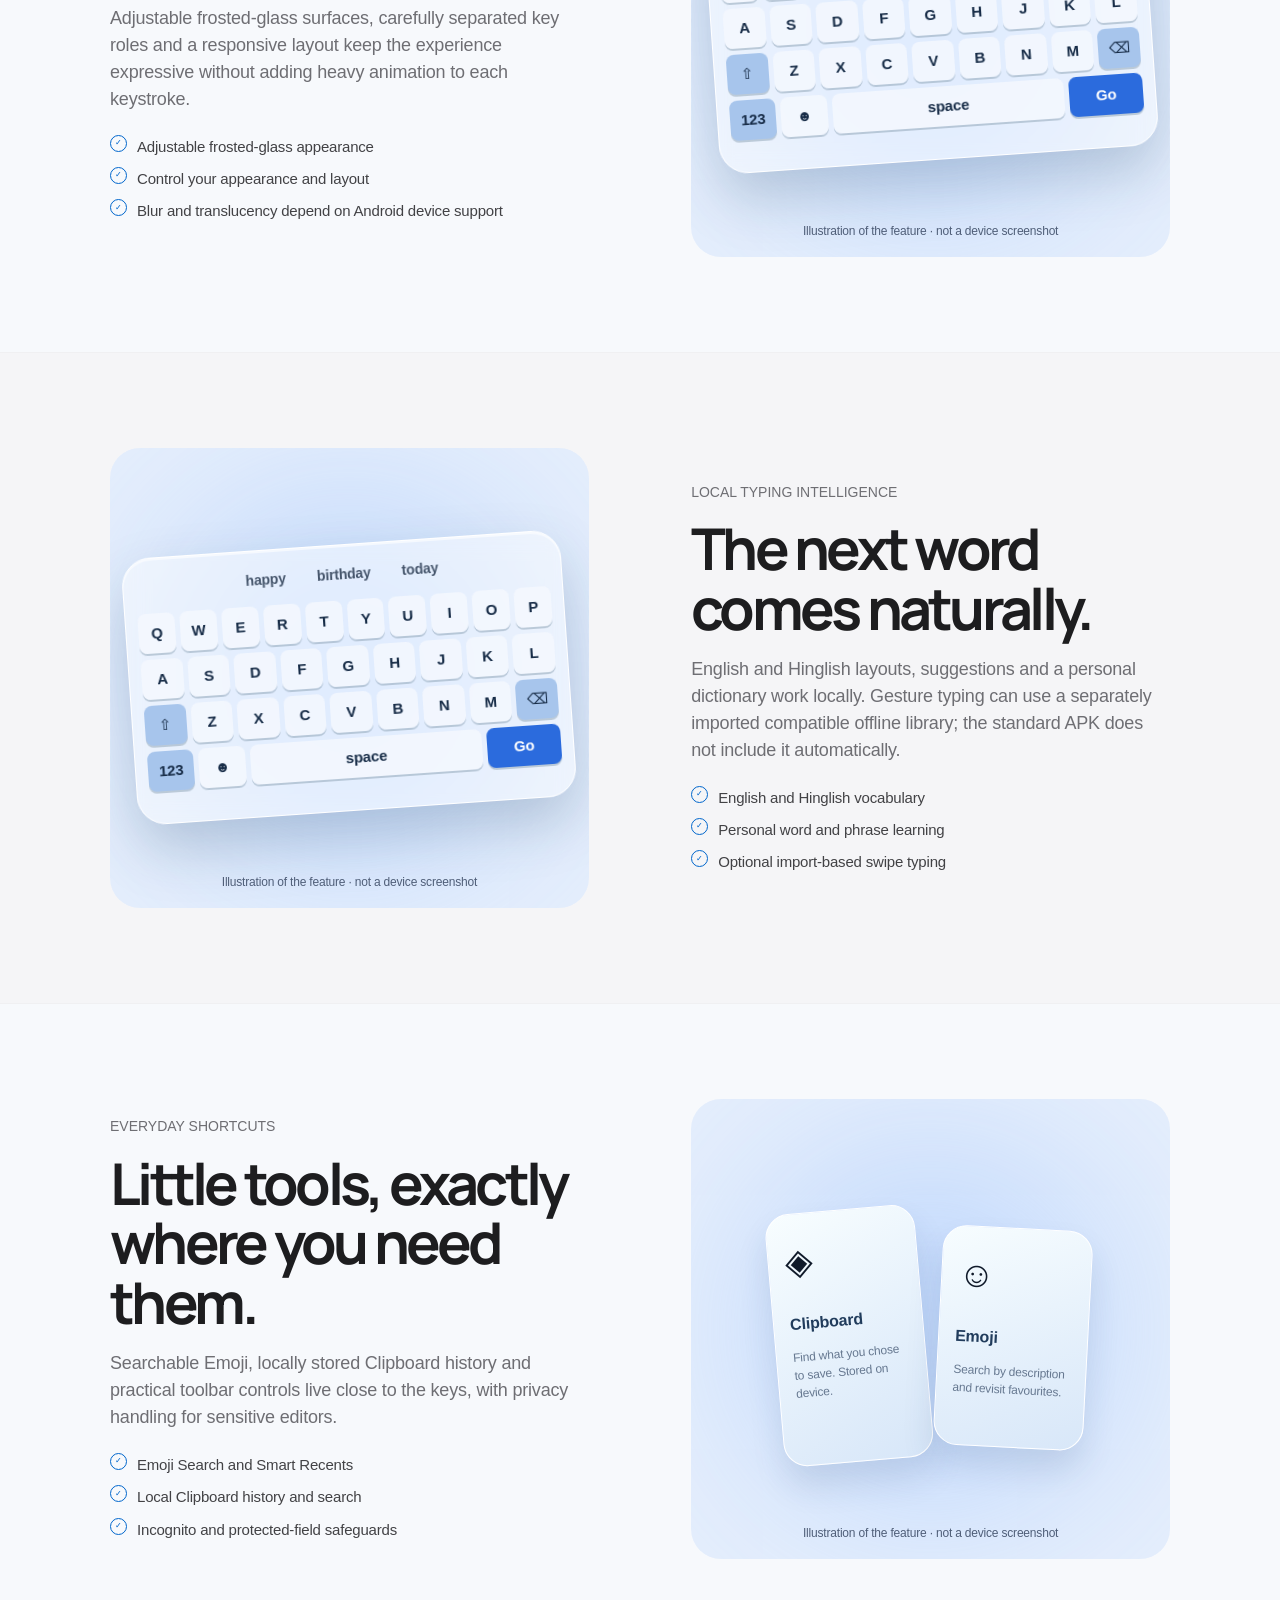
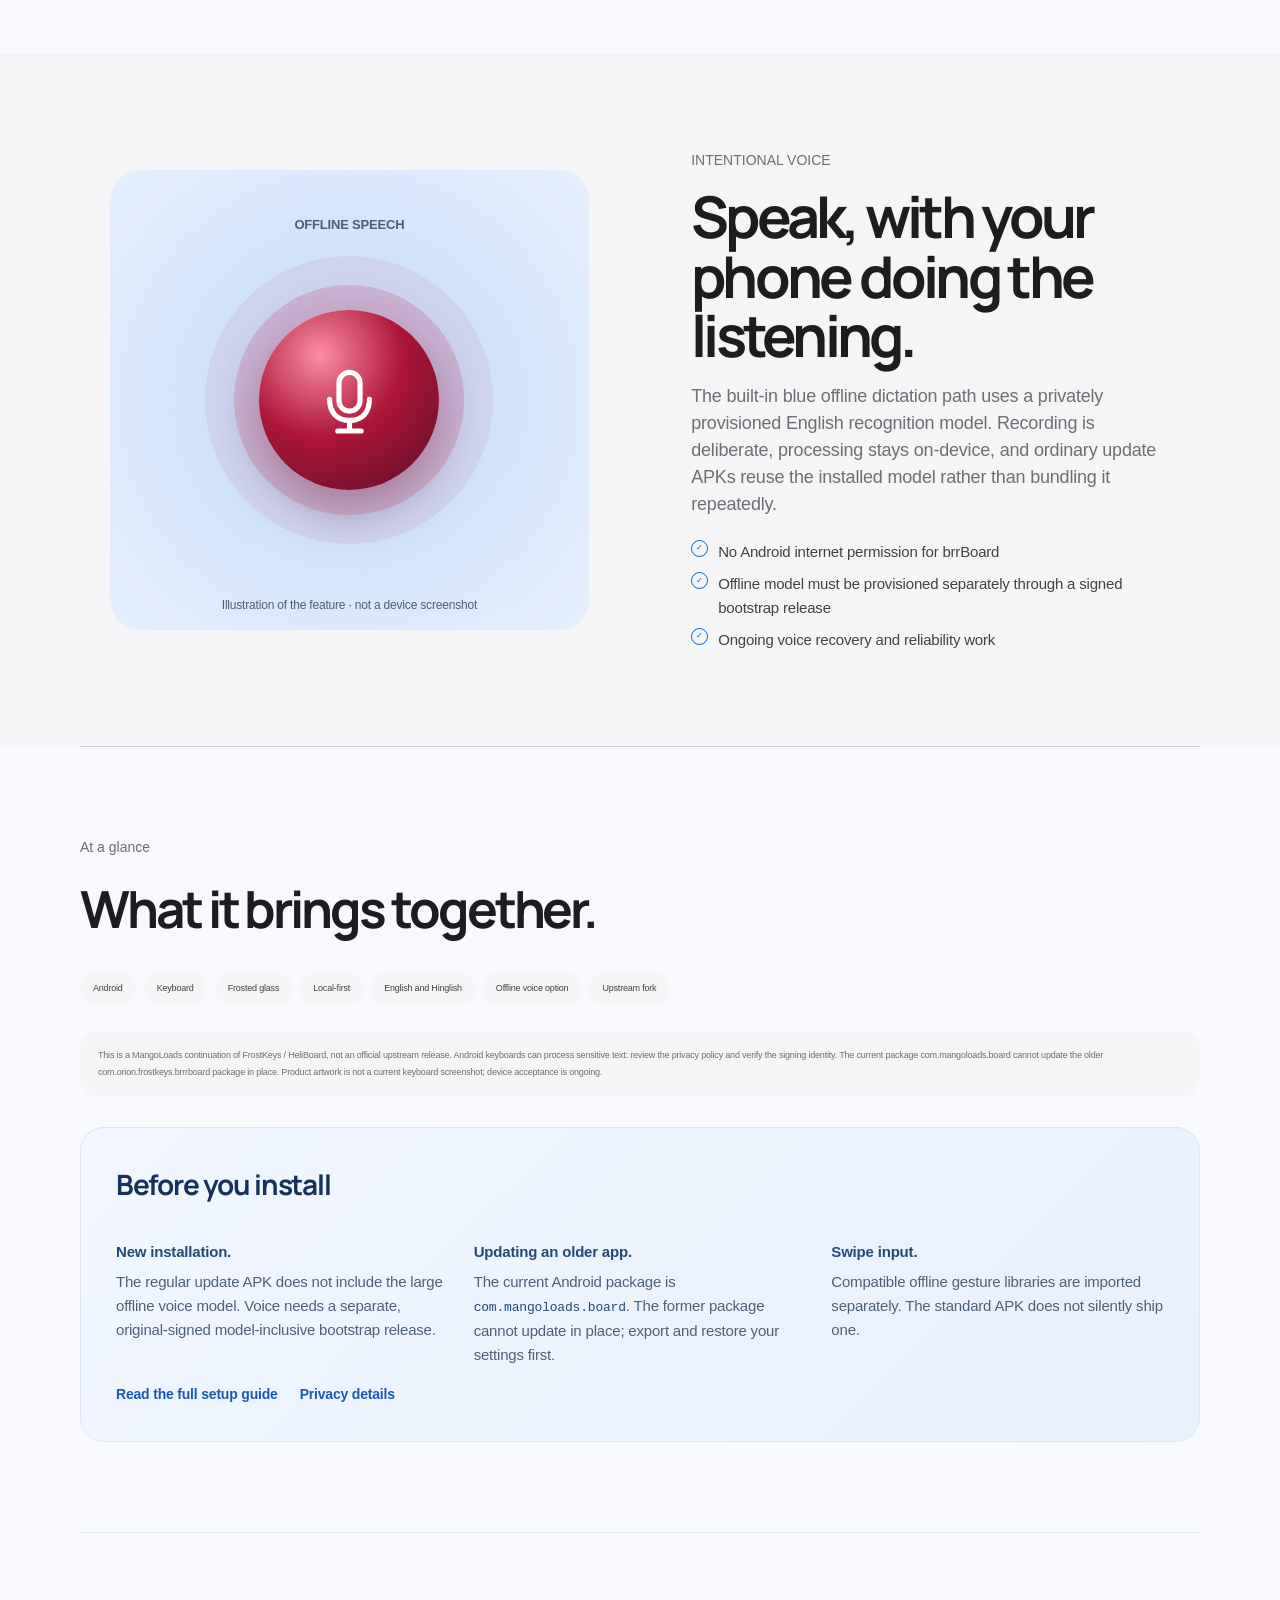
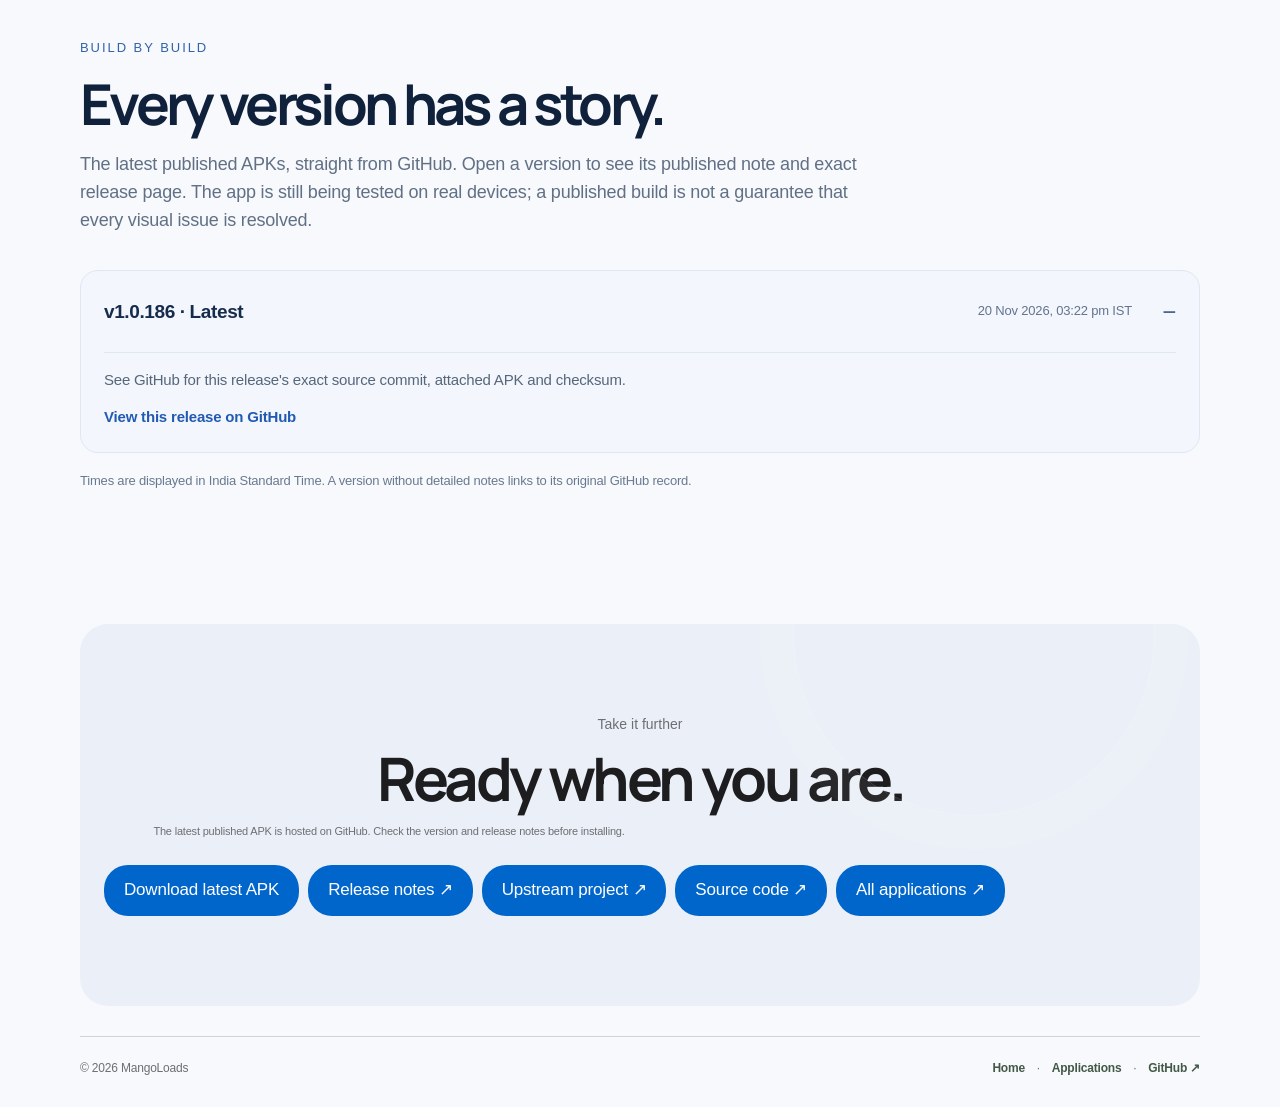
<file: apps/brrrboard/index.html>
<!doctype html>
<html lang="en">
<head>
<meta charset="utf-8"><meta name="viewport" content="width=device-width, initial-scale=1, viewport-fit=cover"><meta name="theme-color" content="#ffffff">
<meta name="description" content="brrBoard by MangoLoads — a fast, local-first frosted Android keyboard with English and Hinglish typing, Emoji, Clipboard and optional offline voice. Get the latest signed APK.">
<meta property="og:type" content="website"><meta property="og:title" content="brrBoard — Your keyboard, thoughtfully made"><meta property="og:image" content="https://batmancpu.github.io/mangoloads/assets/visuals/brrboard-identity.webp">
<title>brrBoard — MangoLoads</title><link rel="icon" type="image/svg+xml" href="../../favicon.svg"><link rel="preconnect" href="https://fonts.googleapis.com"><link rel="preconnect" href="https://fonts.gstatic.com" crossorigin><link rel="stylesheet" href="../../styles.css"><link rel="stylesheet" href="../../apple.css"><link rel="stylesheet" href="../../premium.css">
</head>
<body class="product-page" data-app="brrrboard">
<a class="skip-link" href="#main">Skip to content</a>
<header class="product-header"><div class="product-header-inner">
<a class="brand" href="../../index.html"><span class="brand-symbol" aria-hidden="true"><svg viewBox="0 0 40 40" fill="none"><path d="M21.1 5.3c-2.7 3.2-3.4 5.7-3.1 8.1 2.8-1.7 5.2-4.7 5.8-8.9 3.8 1.7 7.2 5.1 8.7 9.7 3.4 10.1-2.5 20.4-11.8 21.4C11.2 36.7 4.5 29.8 5.7 20.8 6.9 12.4 13.4 7.6 21.1 5.3Z" fill="#DFA44F"/><path d="M18.2 9.8c1.9-4.4 5.2-6.6 9-7.3-1.1 4.8-4.3 7.7-9 7.3Z" fill="#66816B"/></svg></span><span class="brand-name">mangoloads</span></a>
<nav class="product-nav" aria-label="Product navigation"><a href="../../index.html">Home</a><a href="../../downloads.html">All applications</a><button class="theme-toggle" type="button" data-theme-toggle aria-label="Switch colour theme">◐</button></nav>
</div></header>
<main id="main">
<section class="container product-hero" id="productHero"><div class="product-hero-copy"><div class="product-kicker">MANGOLOADS · ANDROID KEYBOARD</div><h1>brrBoard</h1><p class="product-intro">Your keyboard, thoughtfully made. Loading current release details…</p></div></section>
<div class="container product-strip" id="productStrip"></div>
<section class="container product-intro-block fade-up" id="productIntro"></section>
<div id="productFeatures"></div>
<section class="container product-gallery" id="productGallery" hidden></section>
<section class="container product-details" id="productDetails"></section>
<section class="container product-final" id="productFinal"><div class="kicker">MANGOLOADS</div><h2>Loading release details…</h2></section>
<div class="container product-more"><span>© <span data-year></span> MangoLoads</span><span><a href="../../index.html">Home</a>　·　<a href="../../downloads.html">Applications</a>　·　<a href="https://github.com/Batmancpu" target="_blank" rel="noopener noreferrer">GitHub ↗</a></span></div>
</main>
<script src="../../site.js" defer></script><script src="../../product-page.js" defer></script>
</body>
</html>
</file>
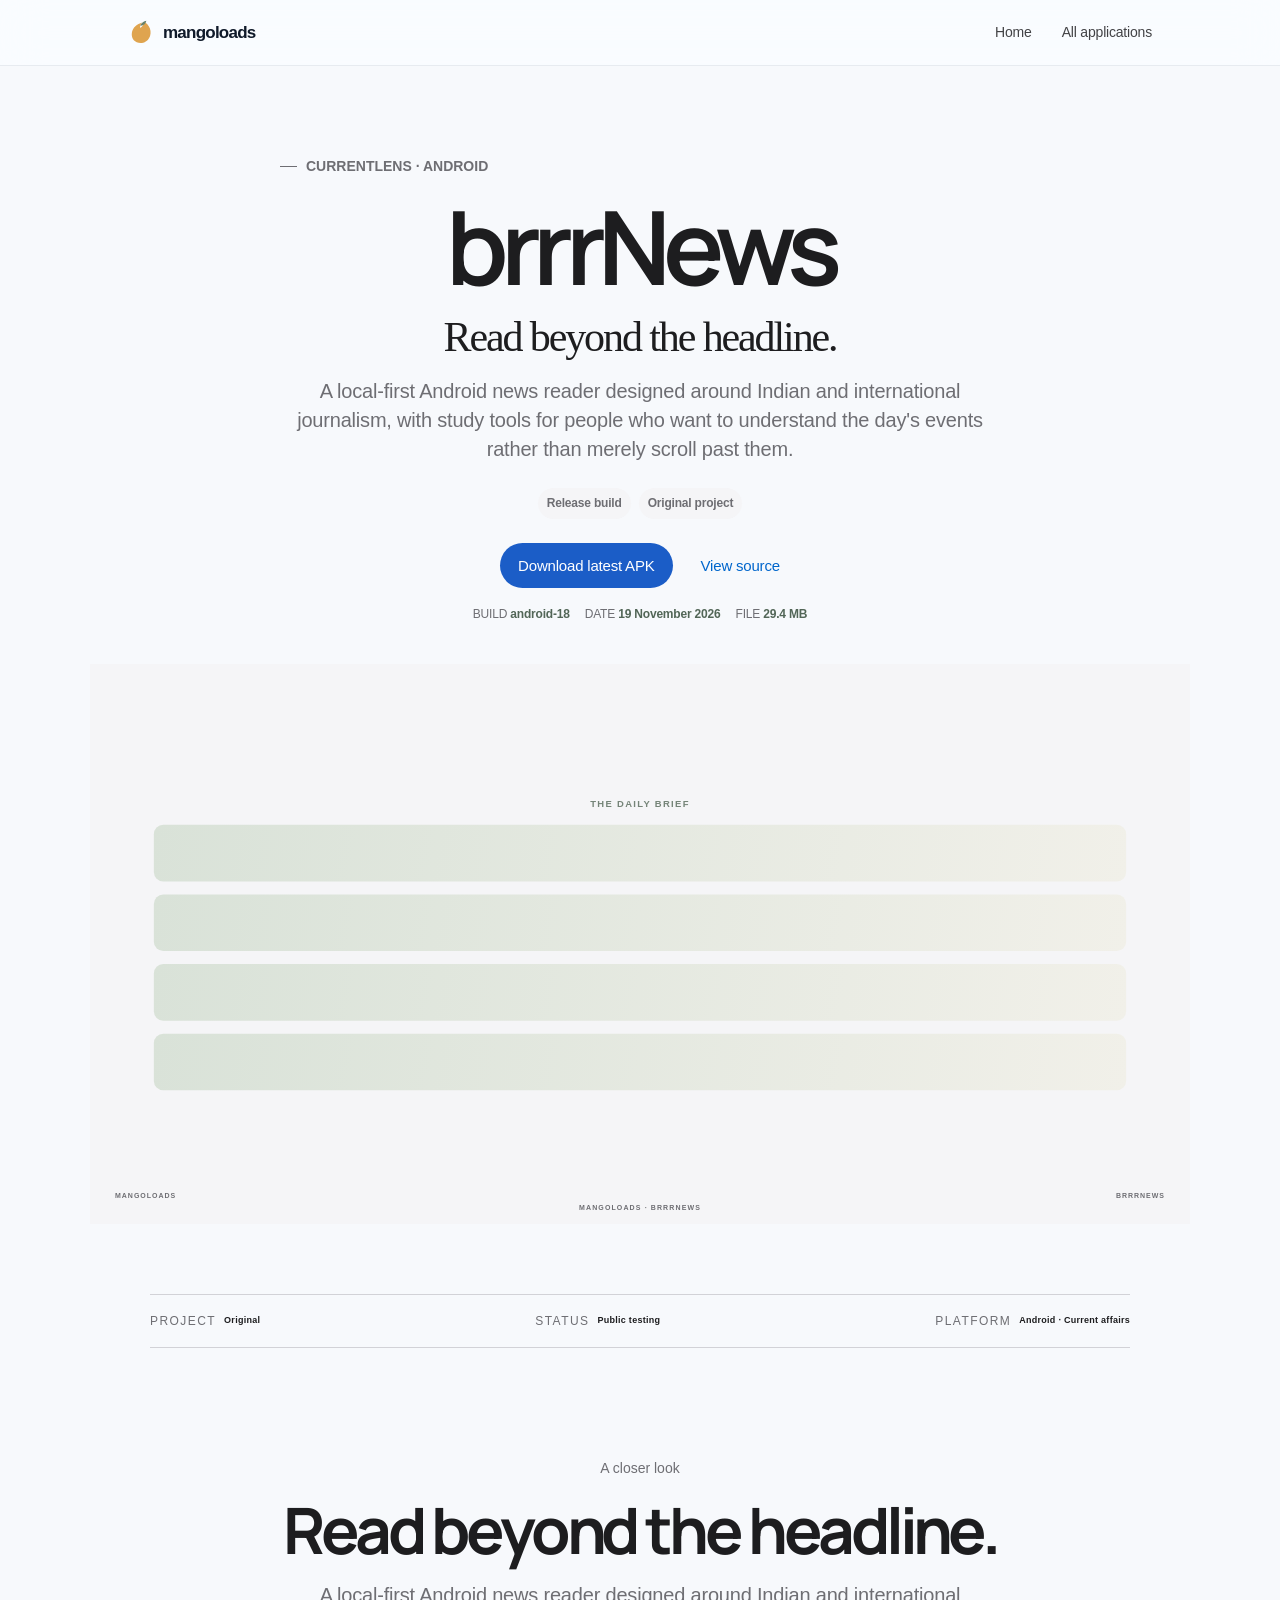
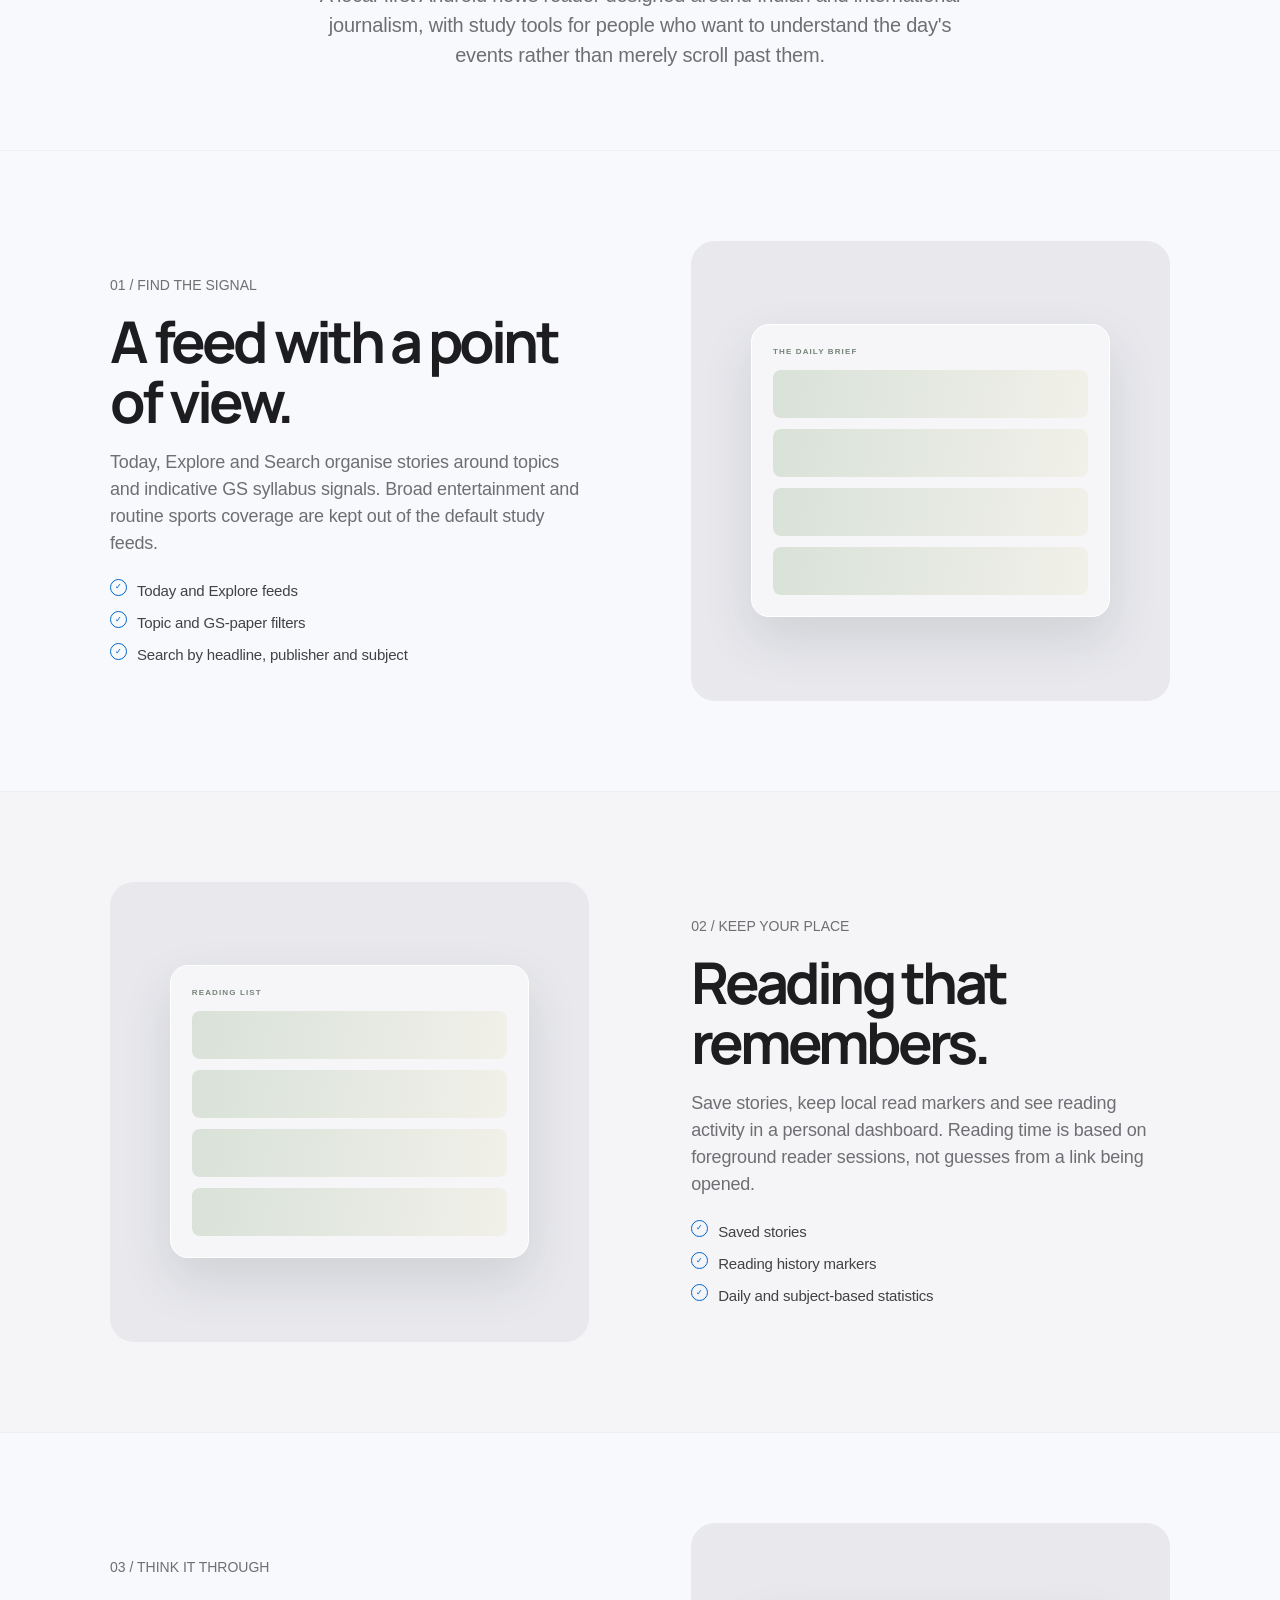
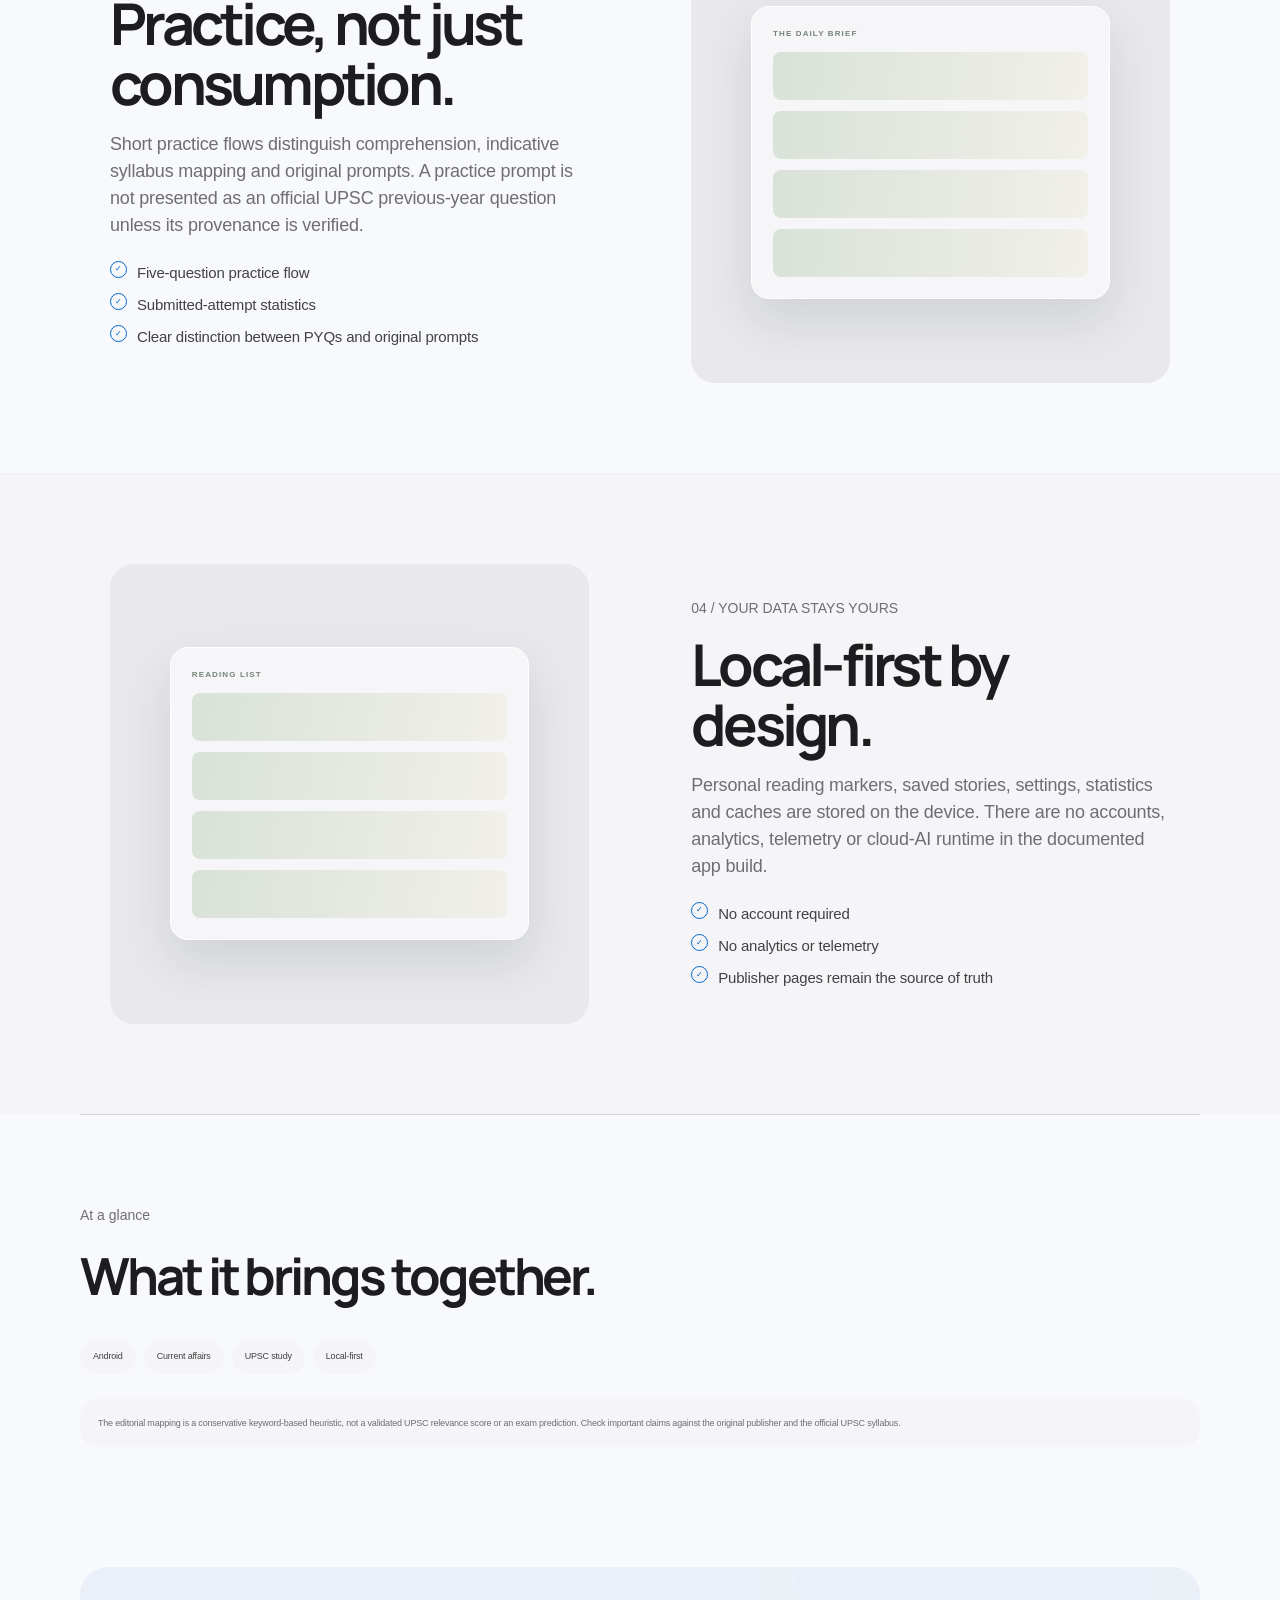
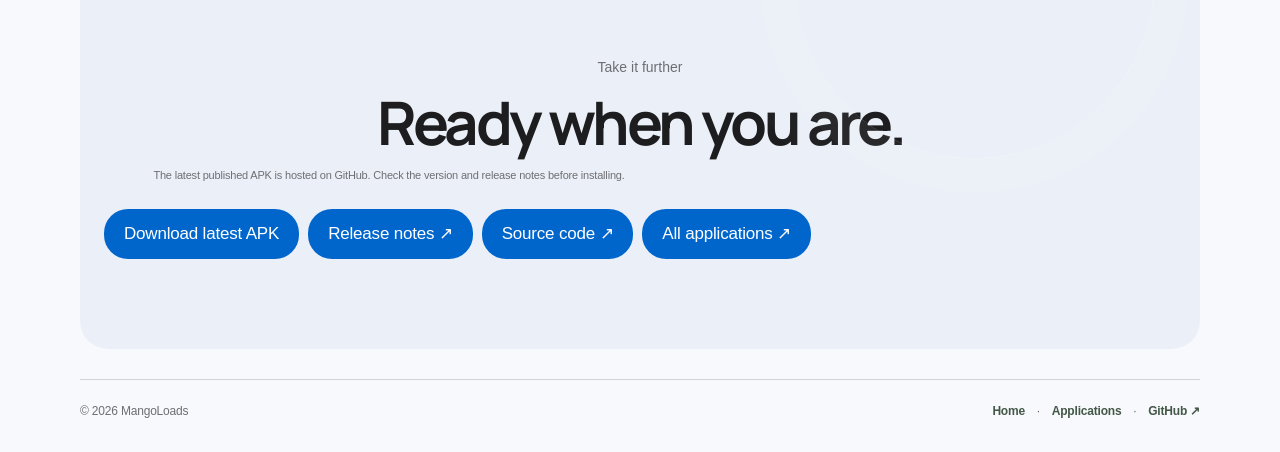
<file: apps/brrrnews/index.html>
<!doctype html>
<html lang="en">
<head>
<meta charset="utf-8"><meta name="viewport" content="width=device-width, initial-scale=1, viewport-fit=cover"><meta name="theme-color" content="#ffffff">
<meta name="description" content="Explore the features and latest available build for this MangoLoads application.">
<title>Application — MangoLoads</title><link rel="icon" type="image/svg+xml" href="../../favicon.svg"><link rel="preconnect" href="https://fonts.googleapis.com"><link rel="preconnect" href="https://fonts.gstatic.com" crossorigin><link rel="stylesheet" href="../../styles.css"><link rel="stylesheet" href="../../apple.css"><link rel="stylesheet" href="../../premium.css">
</head>
<body class="product-page" data-app="brrrnews">
<a class="skip-link" href="#main">Skip to content</a>
<header class="product-header"><div class="product-header-inner">
<a class="brand" href="../../index.html"><span class="brand-symbol" aria-hidden="true"><svg viewBox="0 0 40 40" fill="none"><path d="M21.1 5.3c-2.7 3.2-3.4 5.7-3.1 8.1 2.8-1.7 5.2-4.7 5.8-8.9 3.8 1.7 7.2 5.1 8.7 9.7 3.4 10.1-2.5 20.4-11.8 21.4C11.2 36.7 4.5 29.8 5.7 20.8 6.9 12.4 13.4 7.6 21.1 5.3Z" fill="#DFA44F"/><path d="M18.2 9.8c1.9-4.4 5.2-6.6 9-7.3-1.1 4.8-4.3 7.7-9 7.3Z" fill="#66816B"/></svg></span><span class="brand-name">mangoloads</span></a>
<nav class="product-nav" aria-label="Product navigation"><a href="../../index.html">Home</a><a href="../../downloads.html">All applications</a><button class="theme-toggle" type="button" data-theme-toggle aria-label="Switch colour theme">◐</button></nav>
</div></header>
<main id="main">
<section class="container product-hero" id="productHero"><div class="product-hero-copy"><div class="product-kicker">MANGOLOADS · APPLICATION</div><h1>Loading…</h1><p class="product-intro">Loading application details…</p></div><div class="product-hero-media"><div class="product-art"><div class="product-art-symbol">m.</div></div></div></section>
<div class="container product-strip" id="productStrip"></div>
<section class="container product-intro-block fade-up" id="productIntro"></section>
<div id="productFeatures"></div>
<section class="container product-gallery" id="productGallery" hidden></section>
<section class="container product-details" id="productDetails"></section>
<section class="container product-final" id="productFinal"><div class="kicker">MANGOLOADS</div><h2>Loading release details…</h2></section>
<div class="container product-more"><span>© <span data-year></span> MangoLoads</span><span><a href="../../index.html">Home</a>　·　<a href="../../downloads.html">Applications</a>　·　<a href="https://github.com/Batmancpu" target="_blank" rel="noopener noreferrer">GitHub ↗</a></span></div>
</main>
<script src="../../site.js" defer></script><script src="../../product-page.js" defer></script>
</body>
</html>
</file>
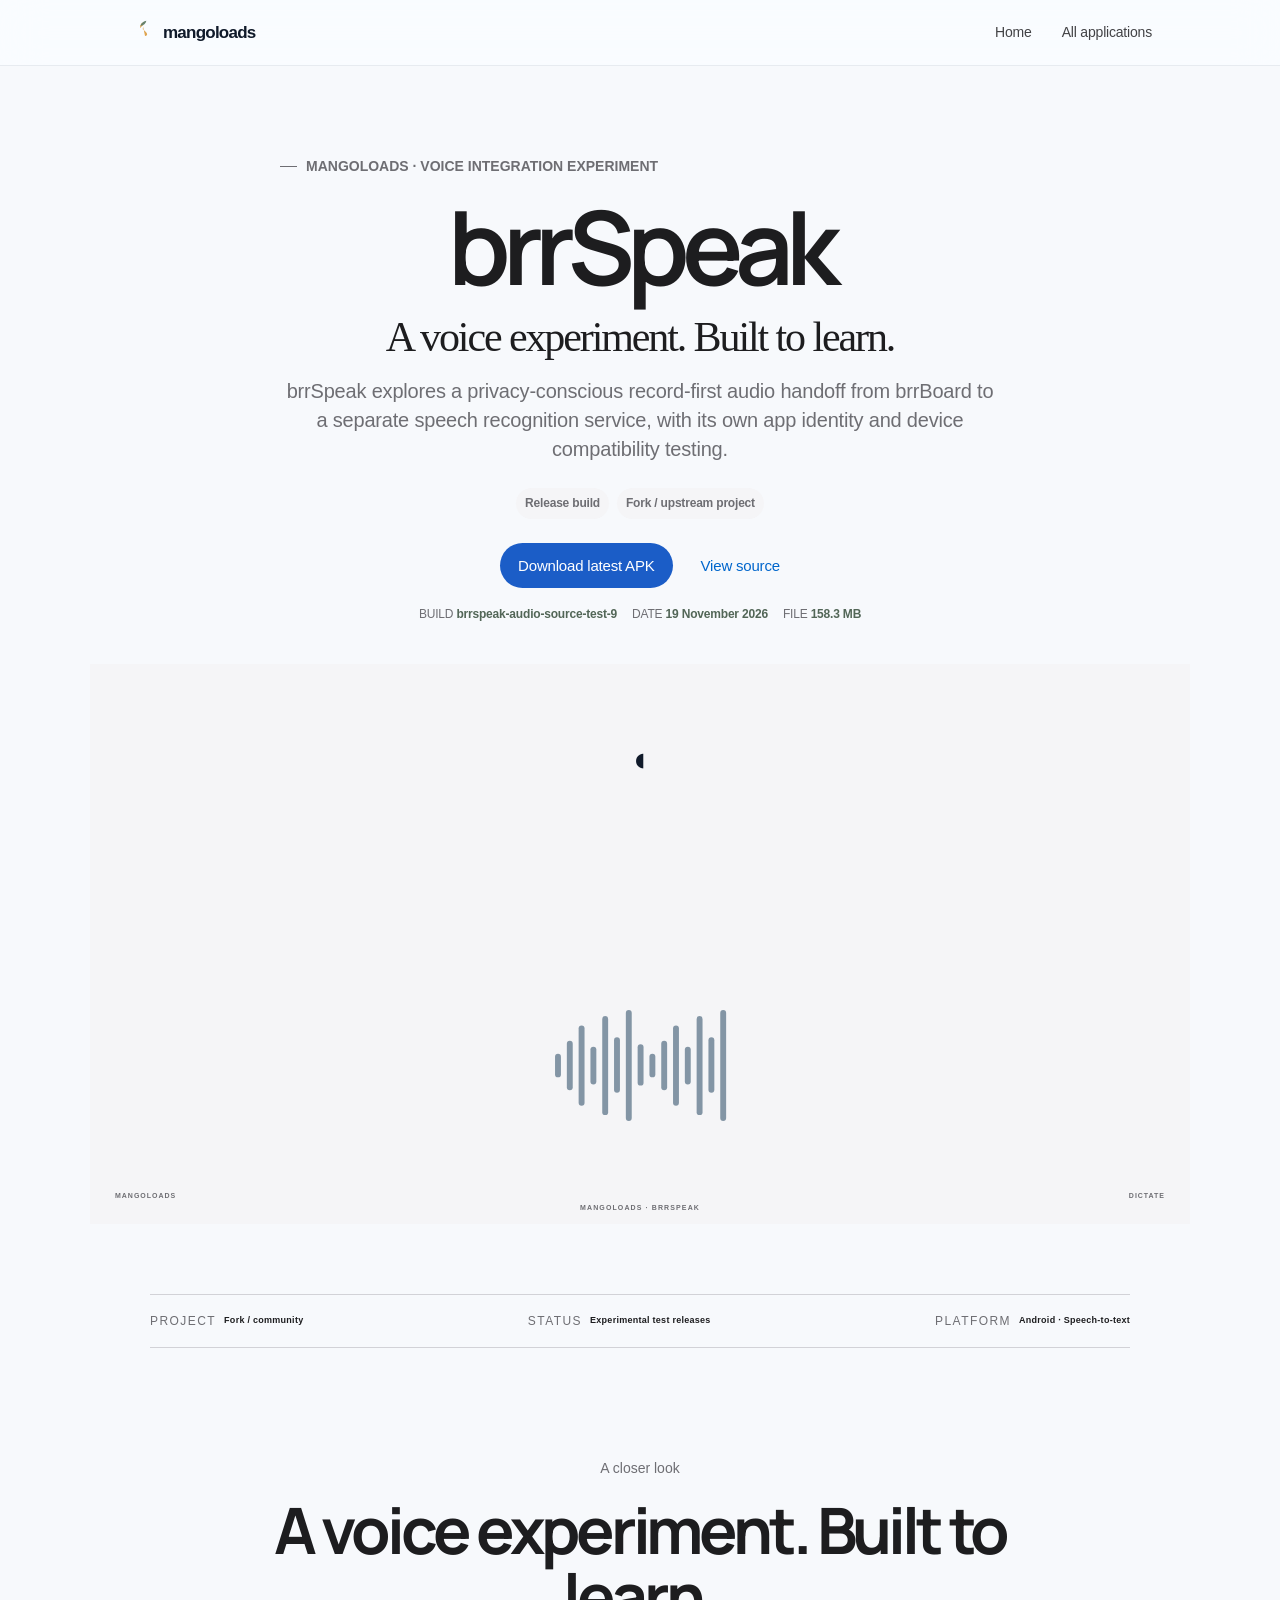
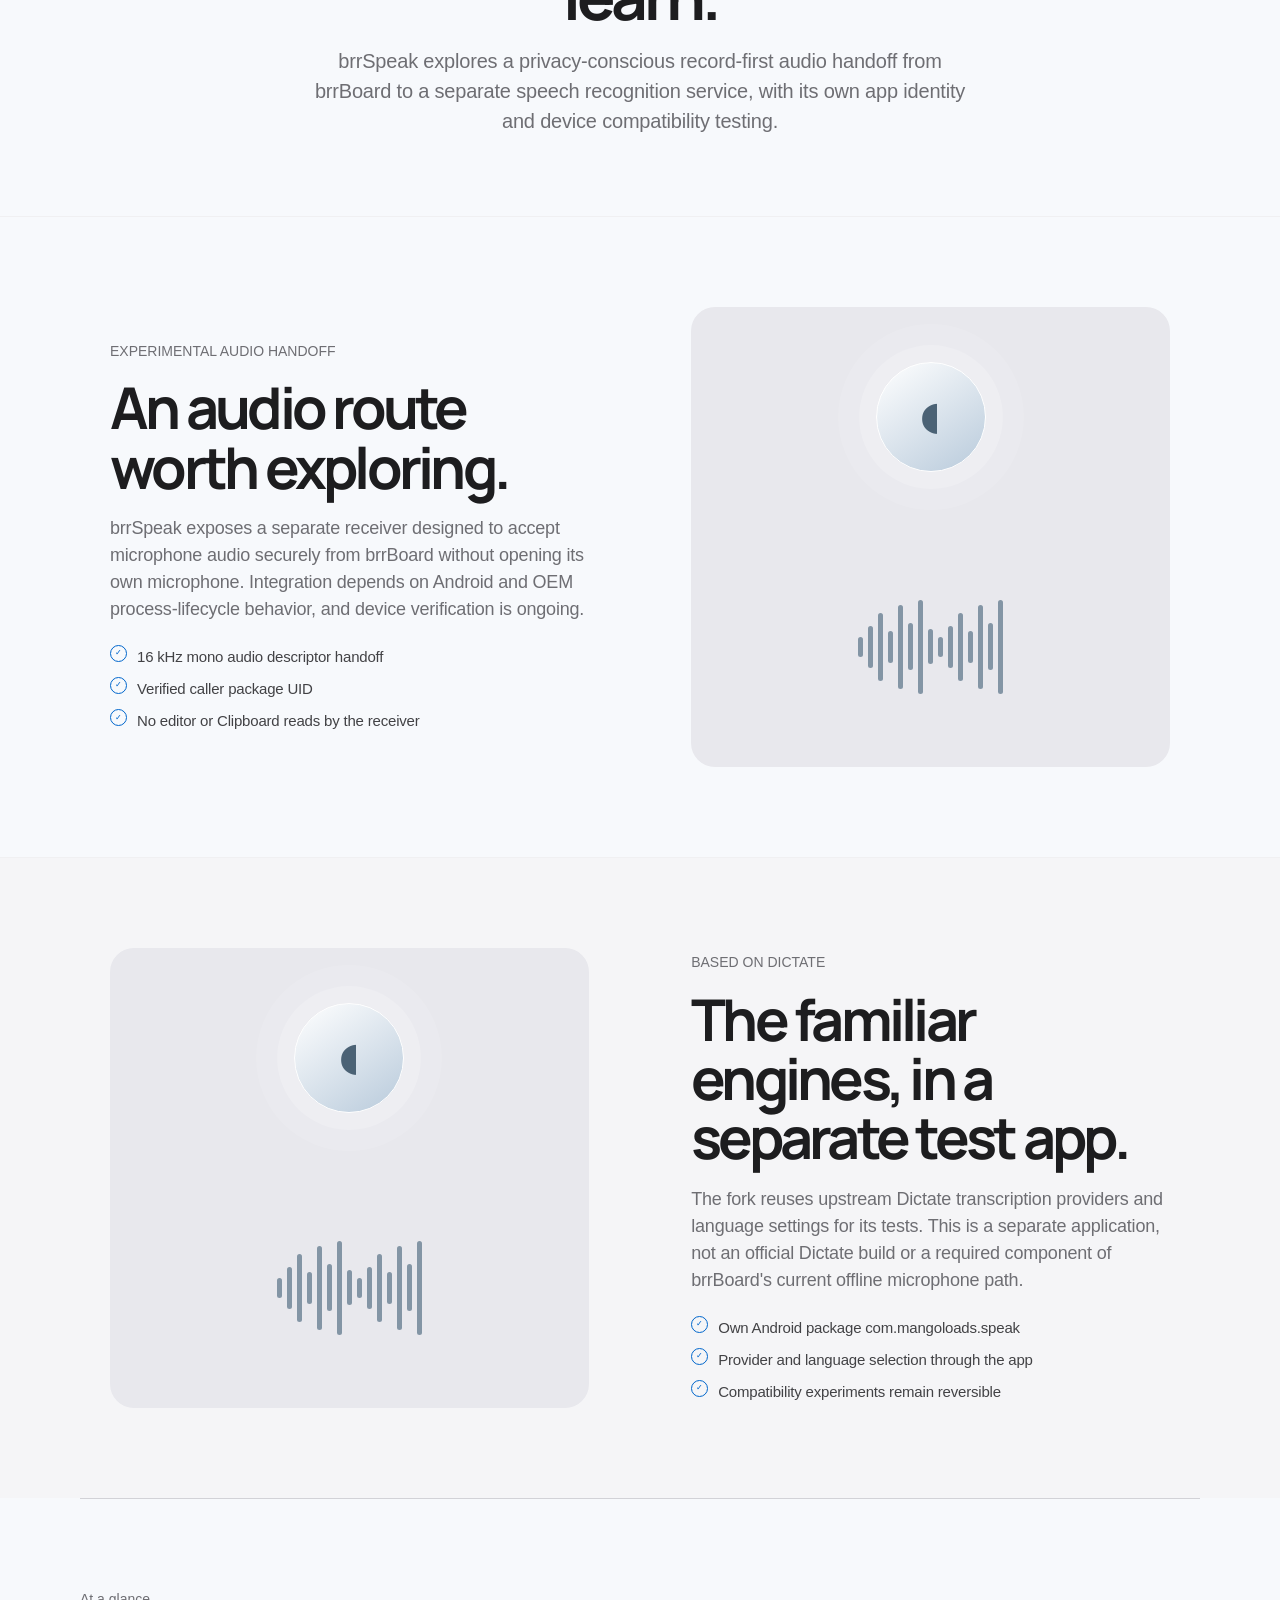
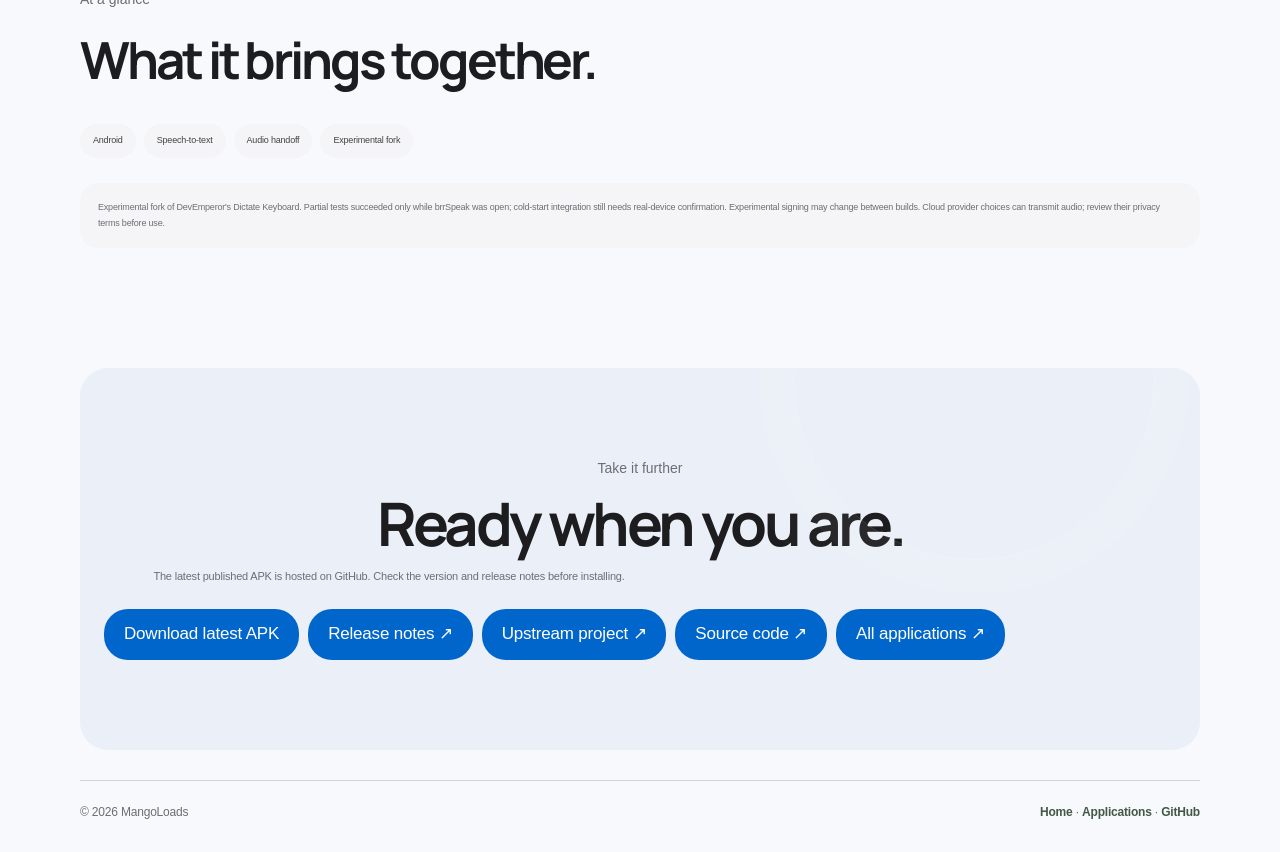
<file: apps/brrspeak/index.html>
<!doctype html>
<html lang="en">
<head>
<meta charset="utf-8"><meta name="viewport" content="width=device-width, initial-scale=1, viewport-fit=cover"><meta name="theme-color" content="#f7f9fc">
<meta name="description" content="brrSpeak by MangoLoads is an experimental voice integration companion based on Dictate Keyboard. Device testing is in progress.">
<meta property="og:title" content="brrSpeak — MangoLoads"><meta property="og:description" content="An Android speech integration experiment.">
<title>brrSpeak — MangoLoads</title><link rel="canonical" href="https://batmancpu.github.io/mangoloads/apps/brrspeak/"><link rel="icon" type="image/svg+xml" href="../../favicon.svg"><link rel="stylesheet" href="../../styles.css"><link rel="stylesheet" href="../../apple.css"><link rel="stylesheet" href="../../premium.css">
</head>
<body class="product-page" data-app="dictate">
<a class="skip-link" href="#main">Skip to content</a>
<header class="product-header"><div class="product-header-inner">
<a class="brand" href="../../index.html"><span class="brand-symbol" aria-hidden="true"><svg viewBox="0 0 40 40" fill="none"><path d="M21.1 5.3c-2.7 3.2-3.4 5.7-3.1 8.1 2.8-1.7 5.8-8.9 3.8 1.7 7.2 5.1 8.7 9.7 3.4 10.1-2.5 20.4-11.8 21.4C11.2 36.7 4.5 29.8 5.7 20.8 6.9 12.4 13.4 7.6 21.1 5.3Z" fill="#DFA44F"/><path d="M18.2 9.8c1.9-4.4 5.2-6.6 9-7.3-1.1 4.8-4.3 7.7-9 7.3Z" fill="#66816B"/></svg></span><span class="brand-name">mangoloads</span></a>
<nav class="product-nav" aria-label="Product navigation"><a href="../../index.html">Home</a><a href="../../downloads.html">All applications</a><button class="theme-toggle" type="button" data-theme-toggle aria-label="Switch colour theme">◐</button></nav>
</div></header>
<main id="main">
<section class="container product-hero" id="productHero"><div class="product-hero-copy"><div class="product-kicker">MANGOLOADS · VOICE</div><h1>brrSpeak</h1><p class="product-intro">Loading current experiment details…</p></div></section>
<div class="container product-strip" id="productStrip"></div>
<section class="container product-intro-block fade-up" id="productIntro"></section>
<div id="productFeatures"></div>
<section class="container product-gallery" id="productGallery" hidden></section>
<section class="container product-details" id="productDetails"></section>
<section class="container product-final" id="productFinal"></section>
<div class="container product-more"><span>© <span data-year></span> MangoLoads</span><span><a href="../../index.html">Home</a> · <a href="../../downloads.html">Applications</a> · <a href="https://github.com/Batmancpu" rel="noopener noreferrer" target="_blank">GitHub</a></span></div>
</main>
<script src="../../site.js" defer></script><script src="../../product-page.js" defer></script>
</body></html>
</file>
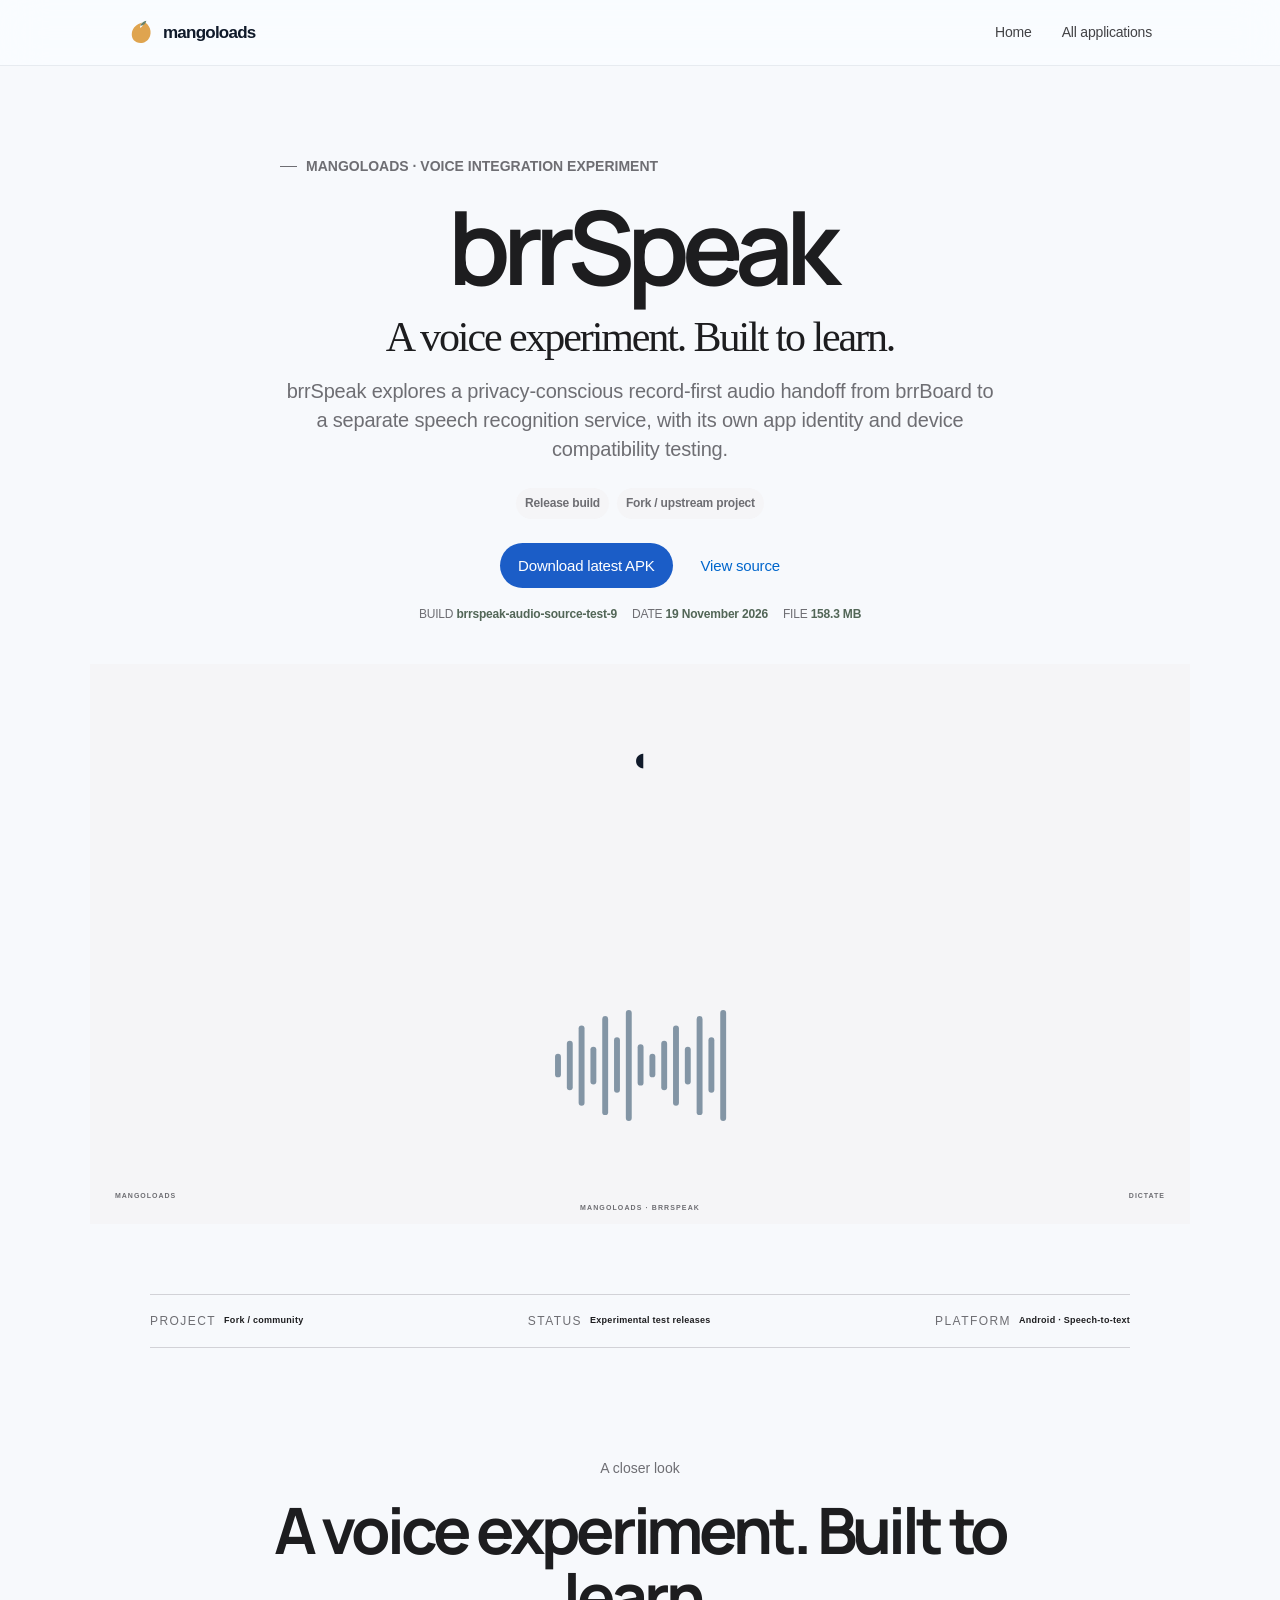
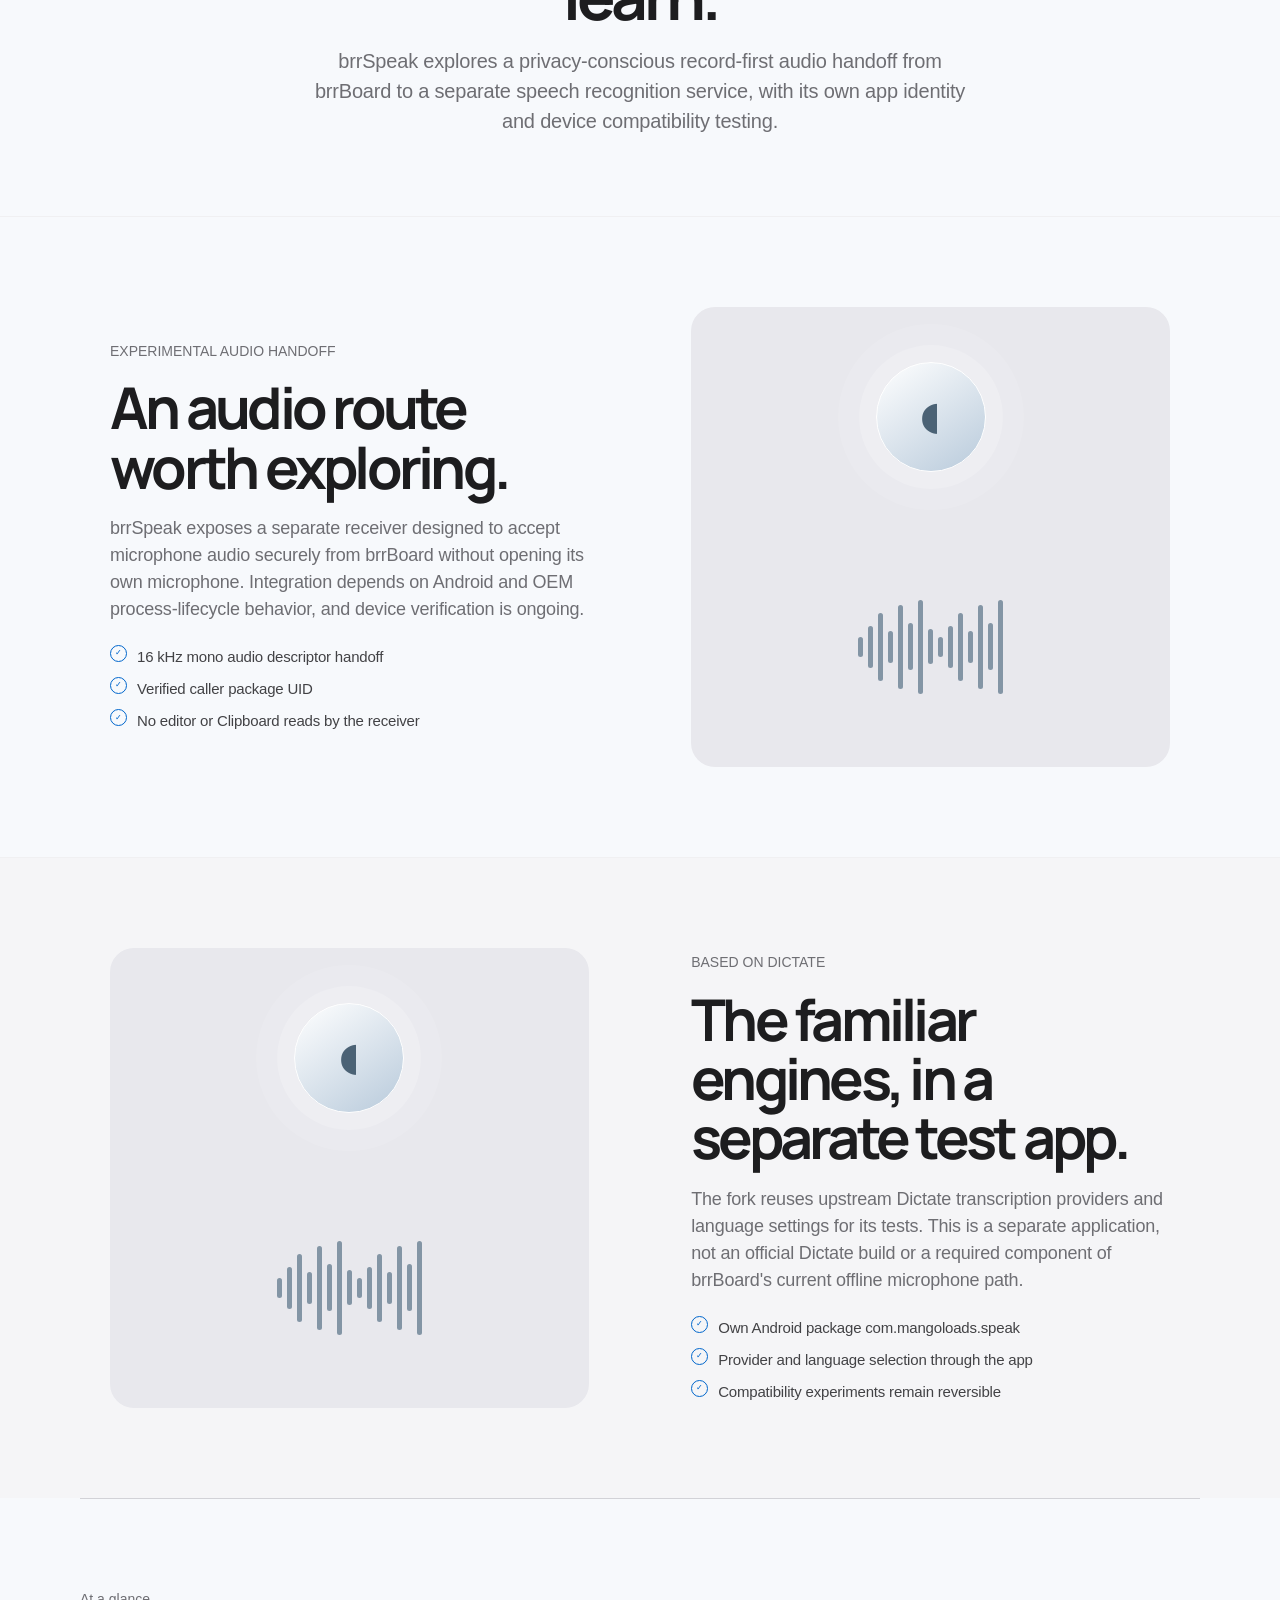
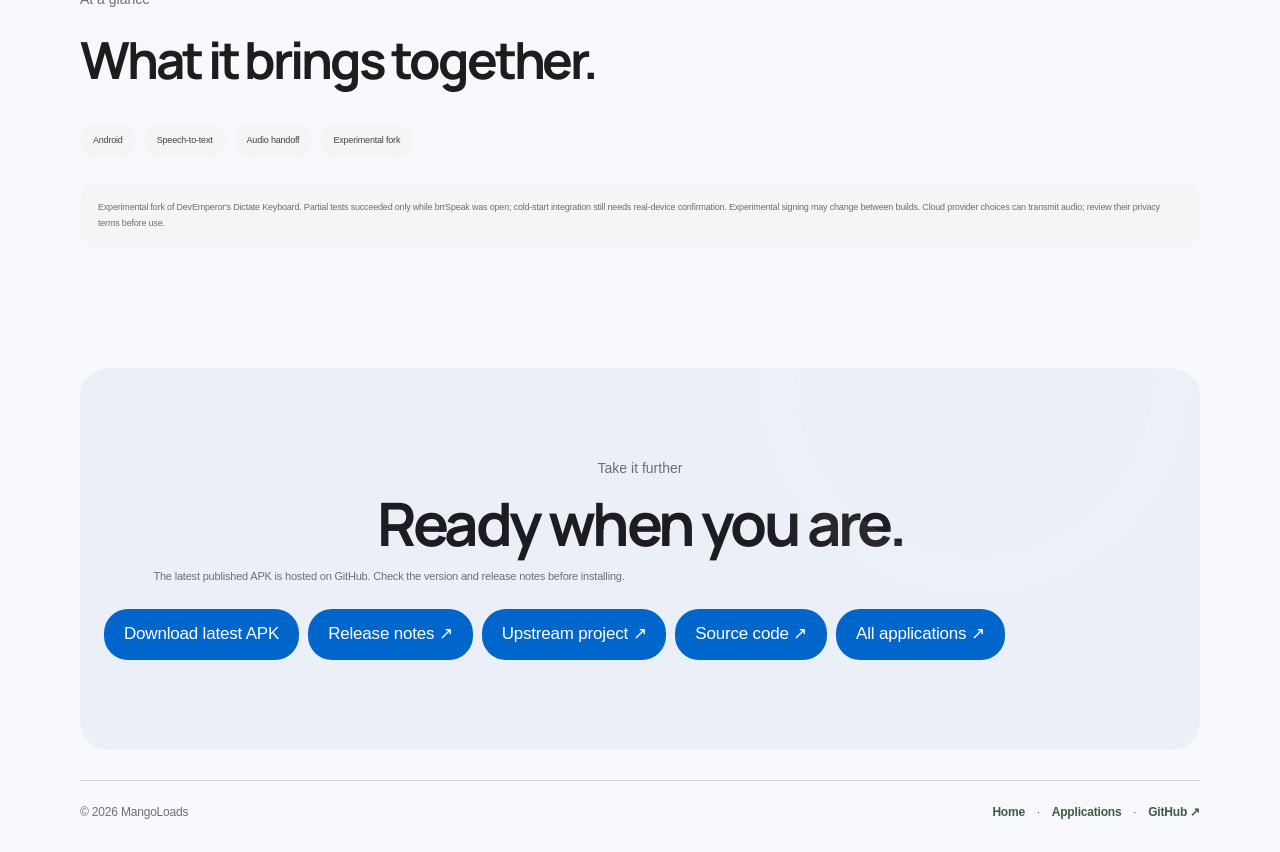
<file: apps/dictate/index.html>
<!doctype html>
<html lang="en">
<head>
<meta charset="utf-8"><meta name="viewport" content="width=device-width, initial-scale=1, viewport-fit=cover"><meta name="theme-color" content="#ffffff">
<meta name="description" content="Explore the features and latest available build for this MangoLoads application.">
<title>Application — MangoLoads</title><link rel="icon" type="image/svg+xml" href="../../favicon.svg"><link rel="preconnect" href="https://fonts.googleapis.com"><link rel="preconnect" href="https://fonts.gstatic.com" crossorigin><link rel="stylesheet" href="../../styles.css"><link rel="stylesheet" href="../../apple.css"><link rel="stylesheet" href="../../premium.css">
</head>
<body class="product-page" data-app="dictate">
<a class="skip-link" href="#main">Skip to content</a>
<header class="product-header"><div class="product-header-inner">
<a class="brand" href="../../index.html"><span class="brand-symbol" aria-hidden="true"><svg viewBox="0 0 40 40" fill="none"><path d="M21.1 5.3c-2.7 3.2-3.4 5.7-3.1 8.1 2.8-1.7 5.2-4.7 5.8-8.9 3.8 1.7 7.2 5.1 8.7 9.7 3.4 10.1-2.5 20.4-11.8 21.4C11.2 36.7 4.5 29.8 5.7 20.8 6.9 12.4 13.4 7.6 21.1 5.3Z" fill="#DFA44F"/><path d="M18.2 9.8c1.9-4.4 5.2-6.6 9-7.3-1.1 4.8-4.3 7.7-9 7.3Z" fill="#66816B"/></svg></span><span class="brand-name">mangoloads</span></a>
<nav class="product-nav" aria-label="Product navigation"><a href="../../index.html">Home</a><a href="../../downloads.html">All applications</a><button class="theme-toggle" type="button" data-theme-toggle aria-label="Switch colour theme">◐</button></nav>
</div></header>
<main id="main">
<section class="container product-hero" id="productHero"><div class="product-hero-copy"><div class="product-kicker">MANGOLOADS · APPLICATION</div><h1>Loading…</h1><p class="product-intro">Loading application details…</p></div><div class="product-hero-media"><div class="product-art"><div class="product-art-symbol">m.</div></div></div></section>
<div class="container product-strip" id="productStrip"></div>
<section class="container product-intro-block fade-up" id="productIntro"></section>
<div id="productFeatures"></div>
<section class="container product-gallery" id="productGallery" hidden></section>
<section class="container product-details" id="productDetails"></section>
<section class="container product-final" id="productFinal"><div class="kicker">MANGOLOADS</div><h2>Loading release details…</h2></section>
<div class="container product-more"><span>© <span data-year></span> MangoLoads</span><span><a href="../../index.html">Home</a>　·　<a href="../../downloads.html">Applications</a>　·　<a href="https://github.com/Batmancpu" target="_blank" rel="noopener noreferrer">GitHub ↗</a></span></div>
</main>
<script src="../../site.js" defer></script><script src="../../product-page.js" defer></script>
</body>
</html>
</file>
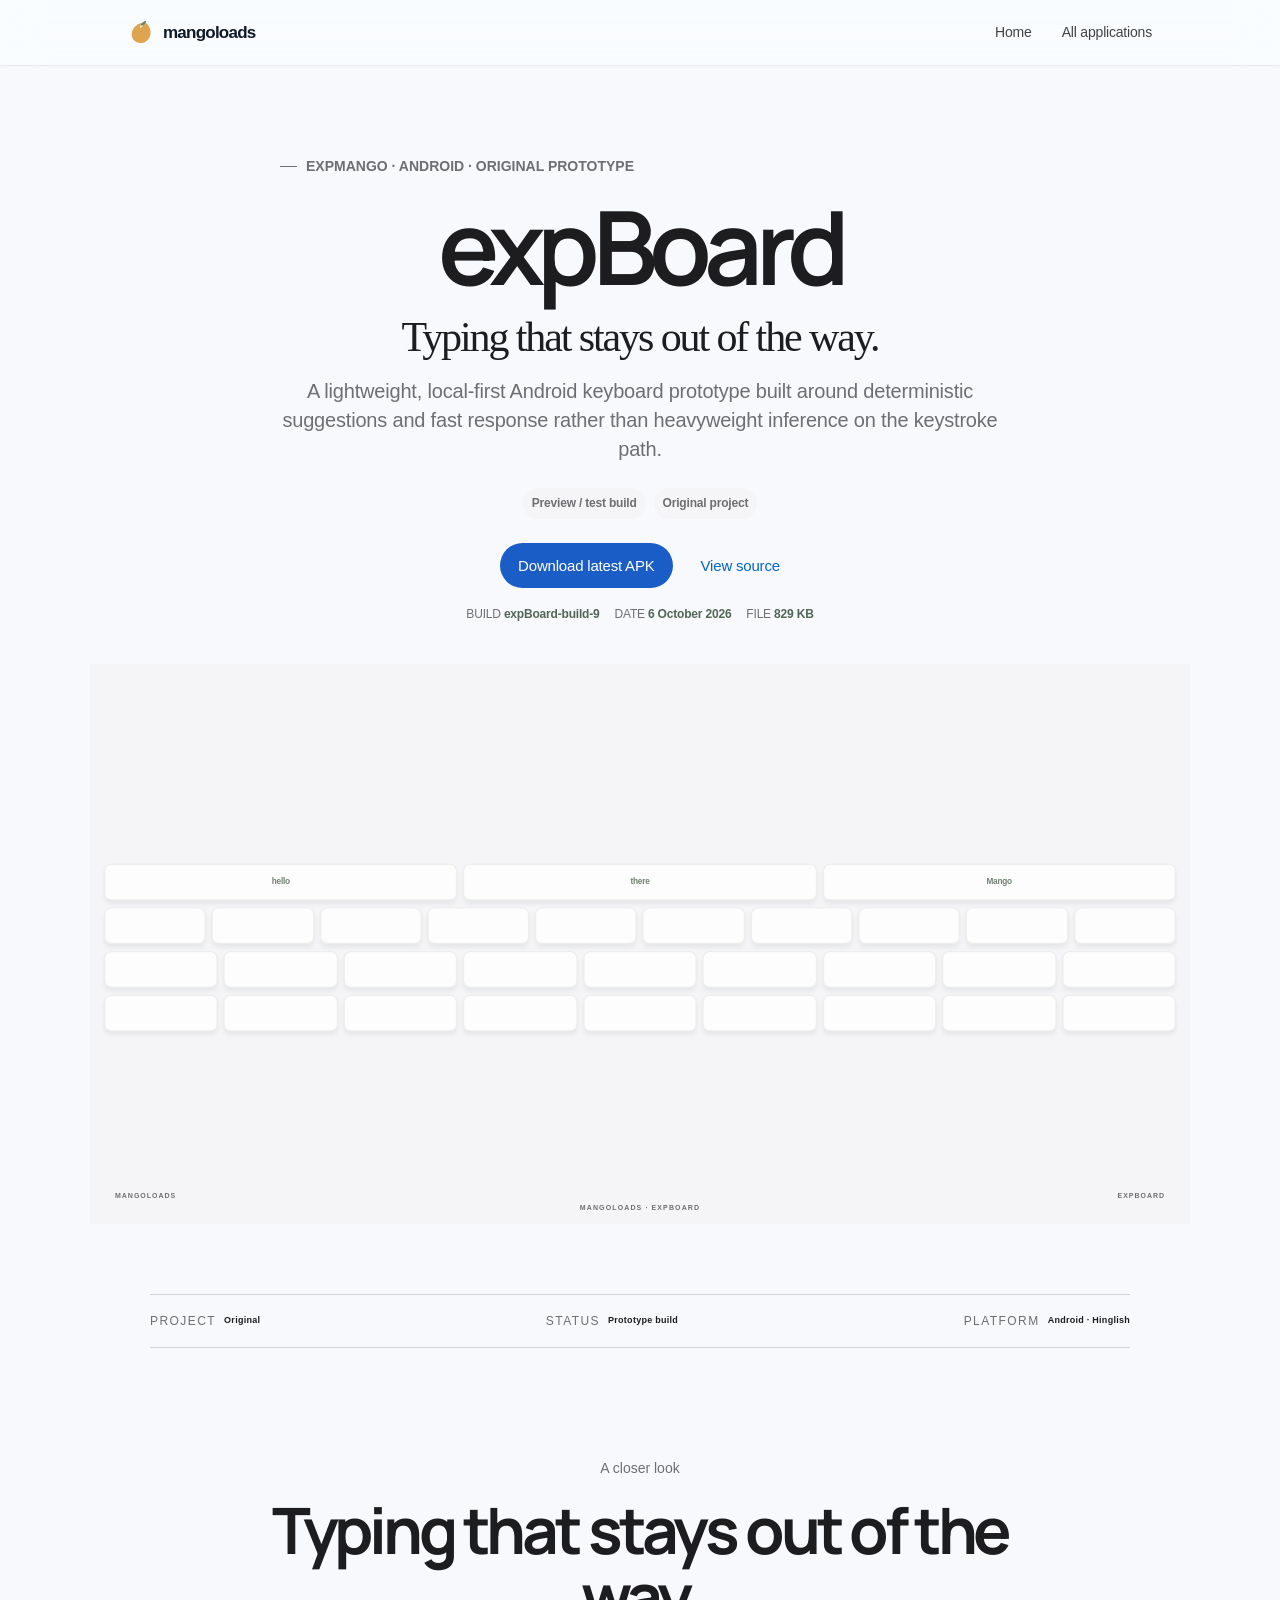
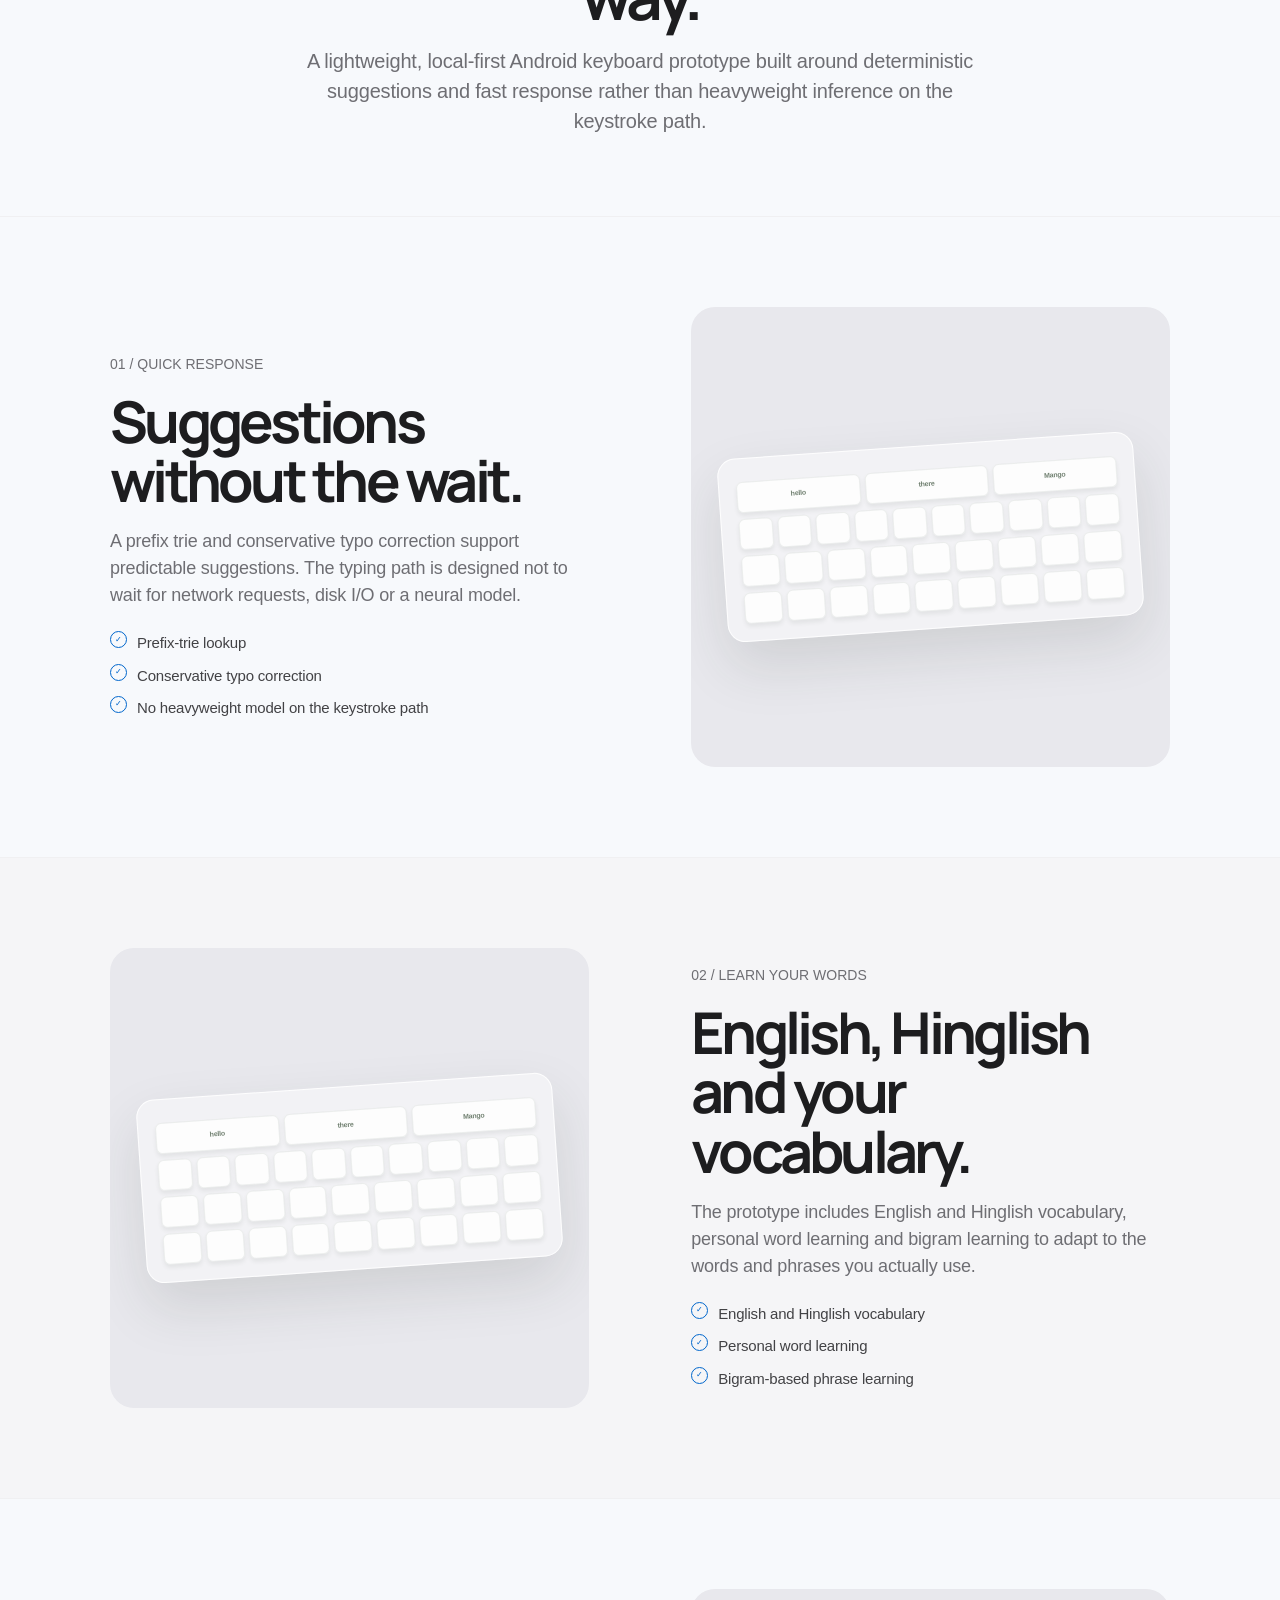
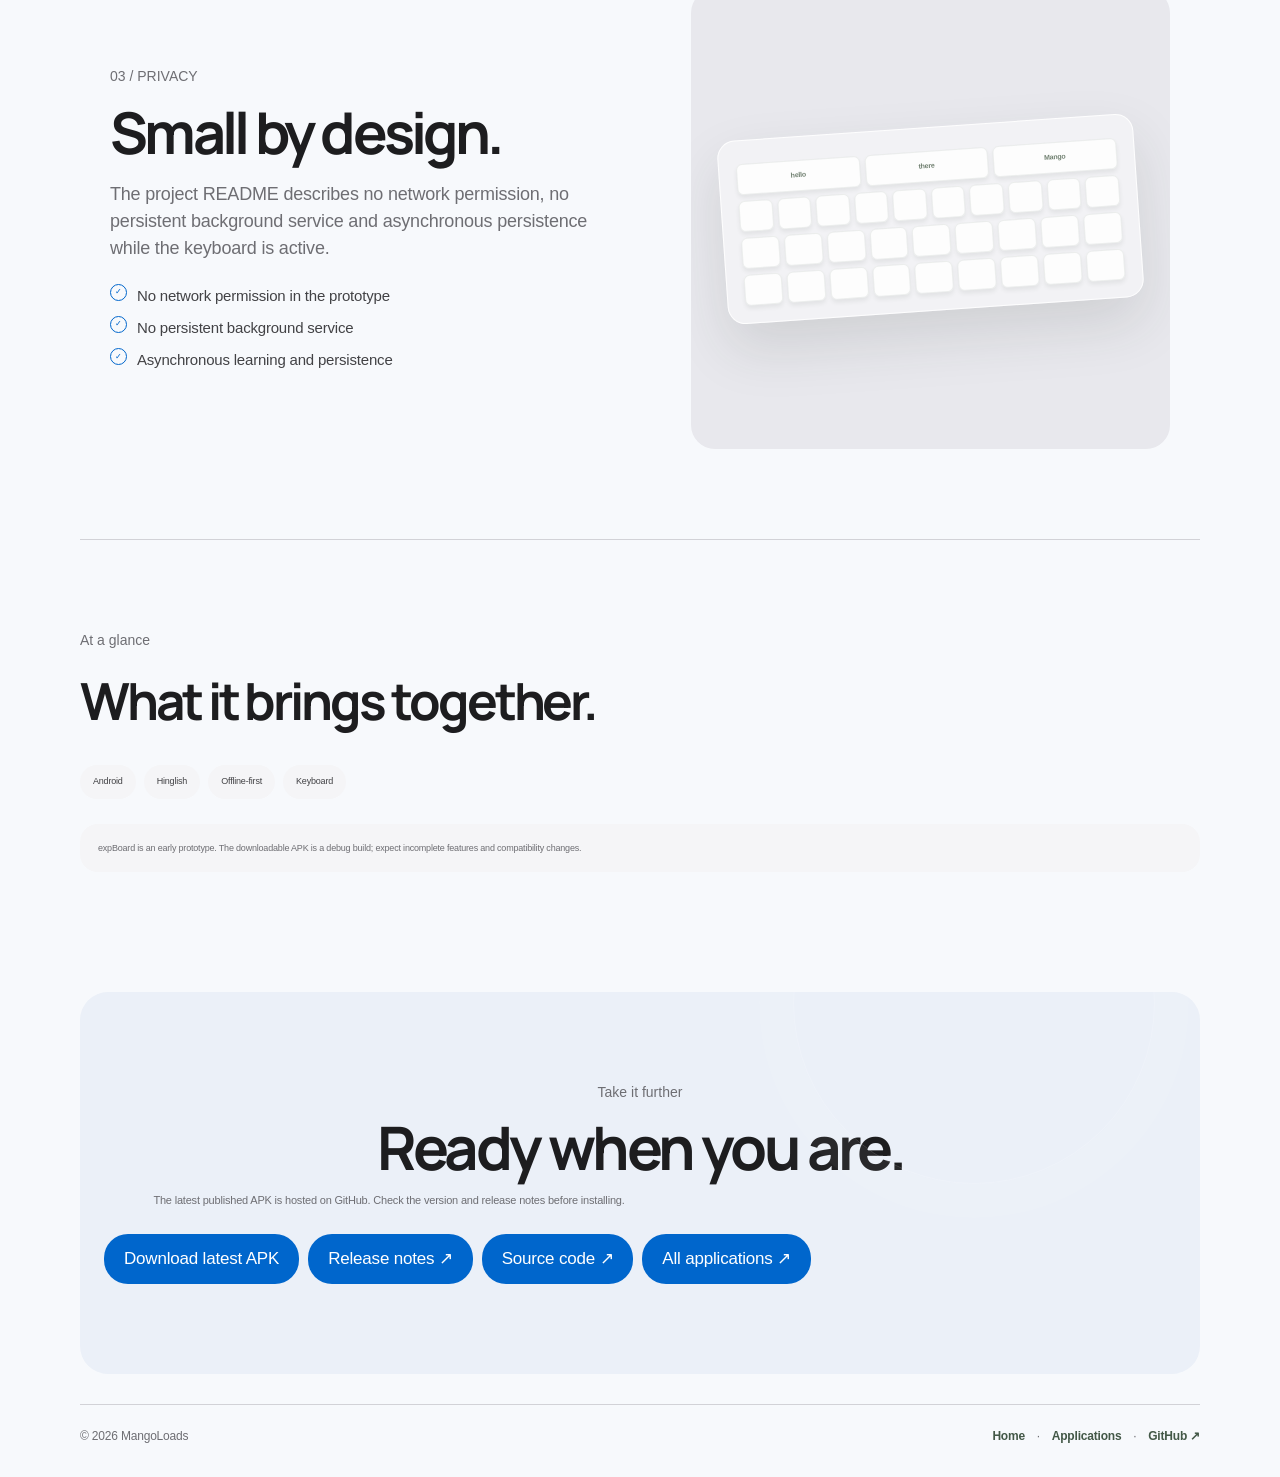
<file: apps/expboard/index.html>
<!doctype html>
<html lang="en">
<head>
<meta charset="utf-8"><meta name="viewport" content="width=device-width, initial-scale=1, viewport-fit=cover"><meta name="theme-color" content="#ffffff">
<meta name="description" content="Explore the features and latest available build for this MangoLoads application.">
<title>Application — MangoLoads</title><link rel="icon" type="image/svg+xml" href="../../favicon.svg"><link rel="preconnect" href="https://fonts.googleapis.com"><link rel="preconnect" href="https://fonts.gstatic.com" crossorigin><link rel="stylesheet" href="../../styles.css"><link rel="stylesheet" href="../../apple.css"><link rel="stylesheet" href="../../premium.css">
</head>
<body class="product-page" data-app="expboard">
<a class="skip-link" href="#main">Skip to content</a>
<header class="product-header"><div class="product-header-inner">
<a class="brand" href="../../index.html"><span class="brand-symbol" aria-hidden="true"><svg viewBox="0 0 40 40" fill="none"><path d="M21.1 5.3c-2.7 3.2-3.4 5.7-3.1 8.1 2.8-1.7 5.2-4.7 5.8-8.9 3.8 1.7 7.2 5.1 8.7 9.7 3.4 10.1-2.5 20.4-11.8 21.4C11.2 36.7 4.5 29.8 5.7 20.8 6.9 12.4 13.4 7.6 21.1 5.3Z" fill="#DFA44F"/><path d="M18.2 9.8c1.9-4.4 5.2-6.6 9-7.3-1.1 4.8-4.3 7.7-9 7.3Z" fill="#66816B"/></svg></span><span class="brand-name">mangoloads</span></a>
<nav class="product-nav" aria-label="Product navigation"><a href="../../index.html">Home</a><a href="../../downloads.html">All applications</a><button class="theme-toggle" type="button" data-theme-toggle aria-label="Switch colour theme">◐</button></nav>
</div></header>
<main id="main">
<section class="container product-hero" id="productHero"><div class="product-hero-copy"><div class="product-kicker">MANGOLOADS · APPLICATION</div><h1>Loading…</h1><p class="product-intro">Loading application details…</p></div><div class="product-hero-media"><div class="product-art"><div class="product-art-symbol">m.</div></div></div></section>
<div class="container product-strip" id="productStrip"></div>
<section class="container product-intro-block fade-up" id="productIntro"></section>
<div id="productFeatures"></div>
<section class="container product-gallery" id="productGallery" hidden></section>
<section class="container product-details" id="productDetails"></section>
<section class="container product-final" id="productFinal"><div class="kicker">MANGOLOADS</div><h2>Loading release details…</h2></section>
<div class="container product-more"><span>© <span data-year></span> MangoLoads</span><span><a href="../../index.html">Home</a>　·　<a href="../../downloads.html">Applications</a>　·　<a href="https://github.com/Batmancpu" target="_blank" rel="noopener noreferrer">GitHub ↗</a></span></div>
</main>
<script src="../../site.js" defer></script><script src="../../product-page.js" defer></script>
</body>
</html>
</file>
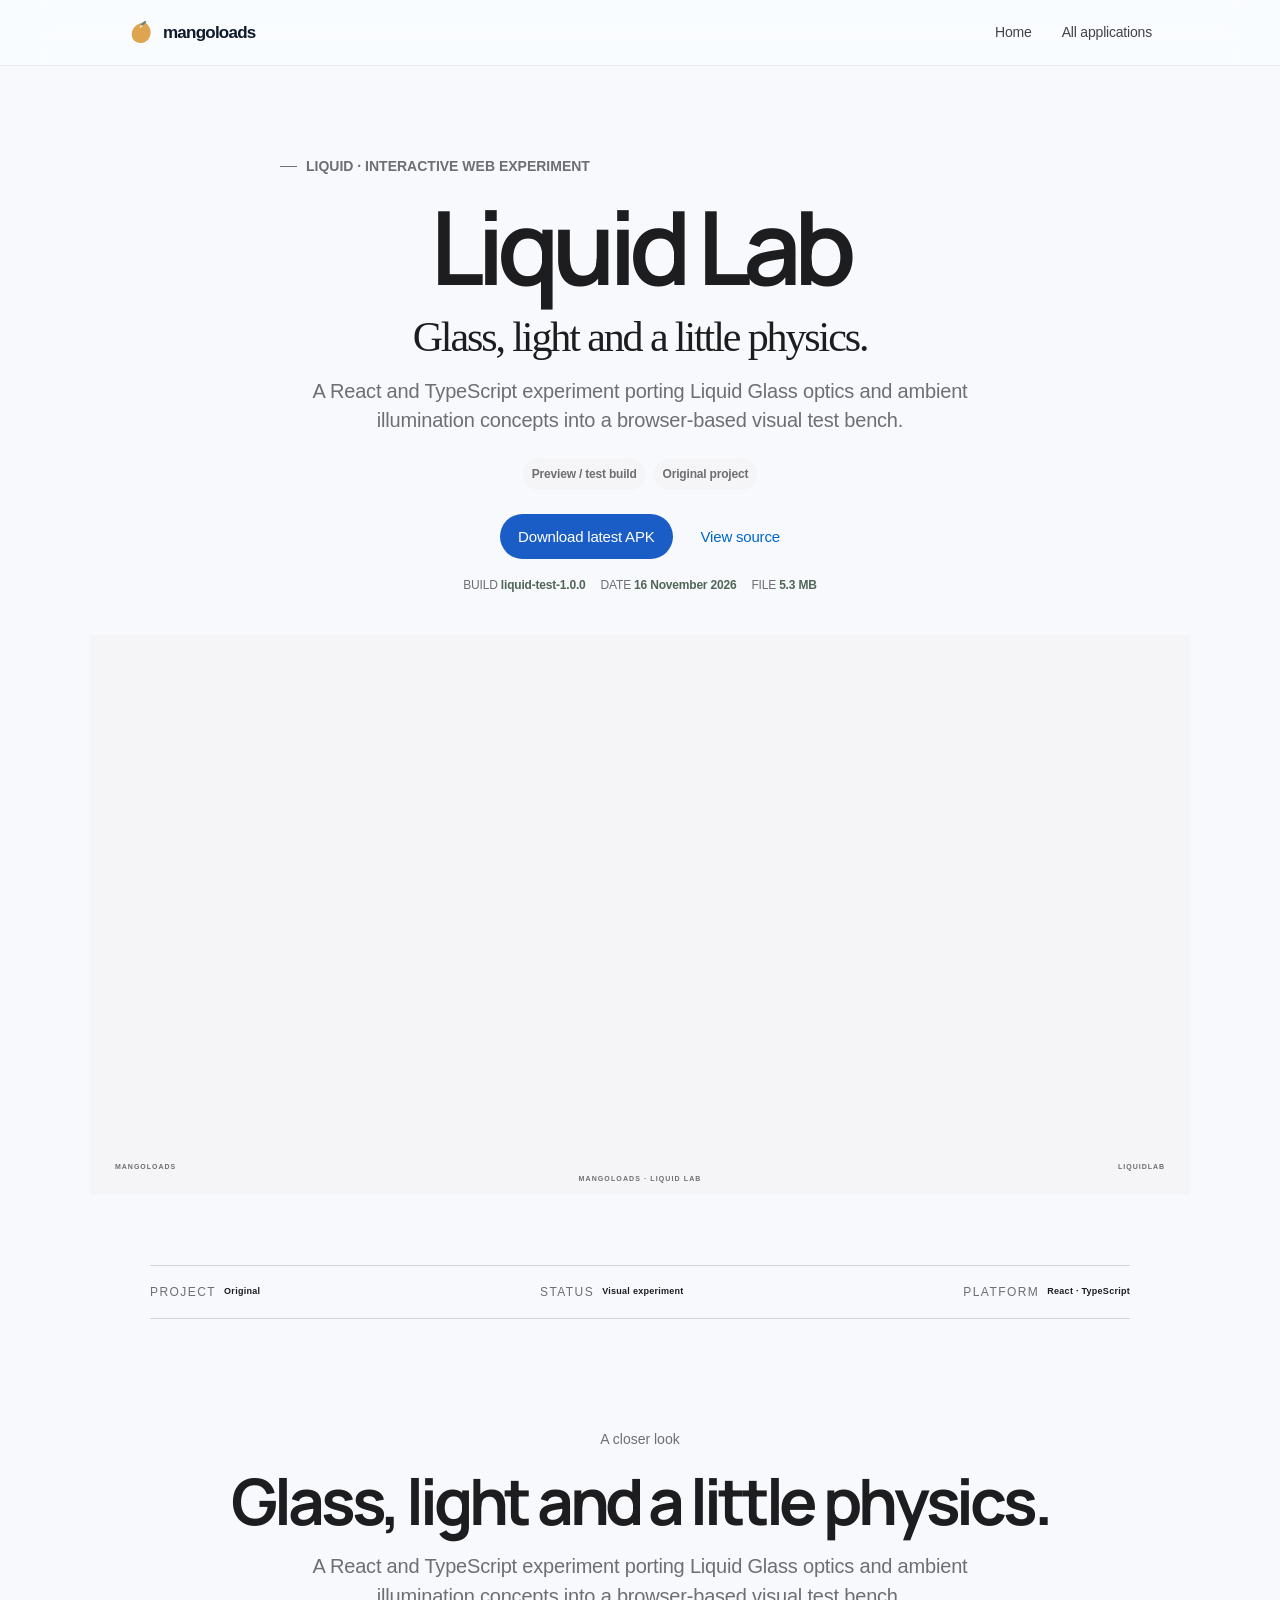
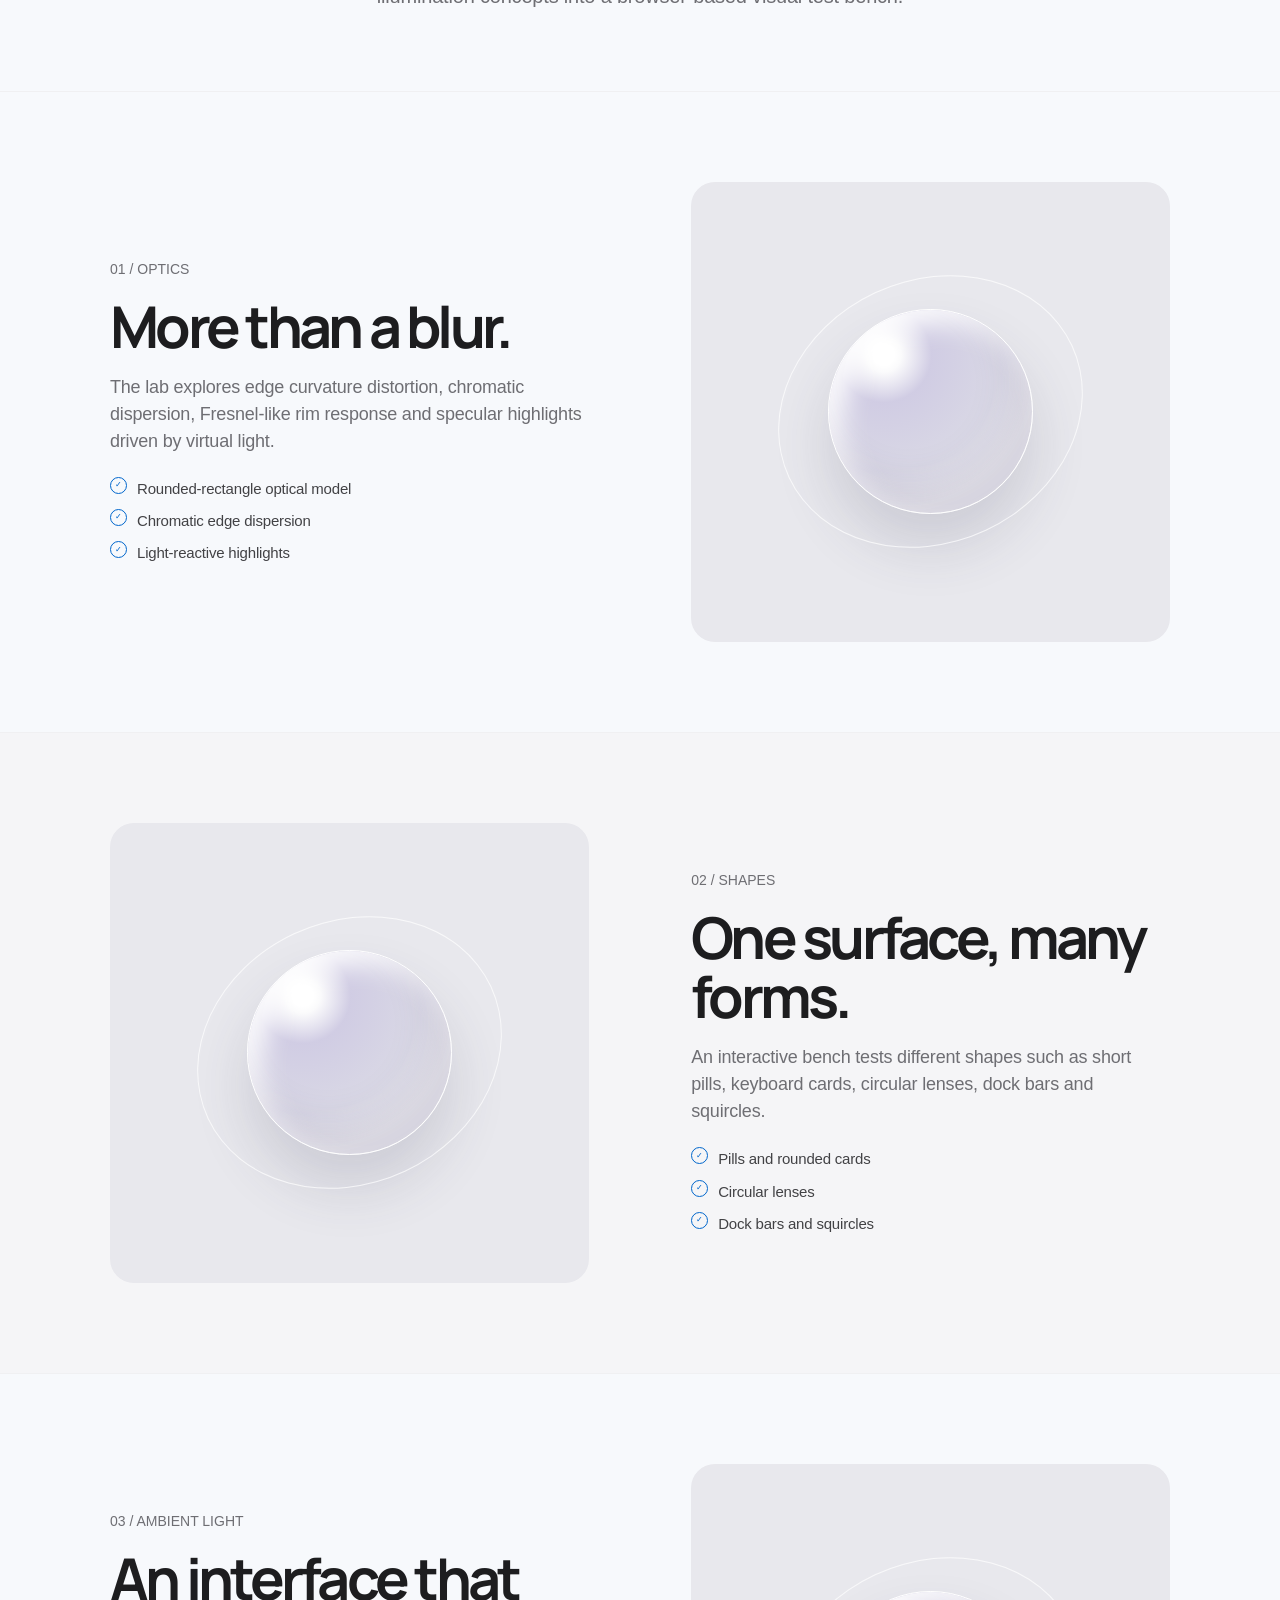
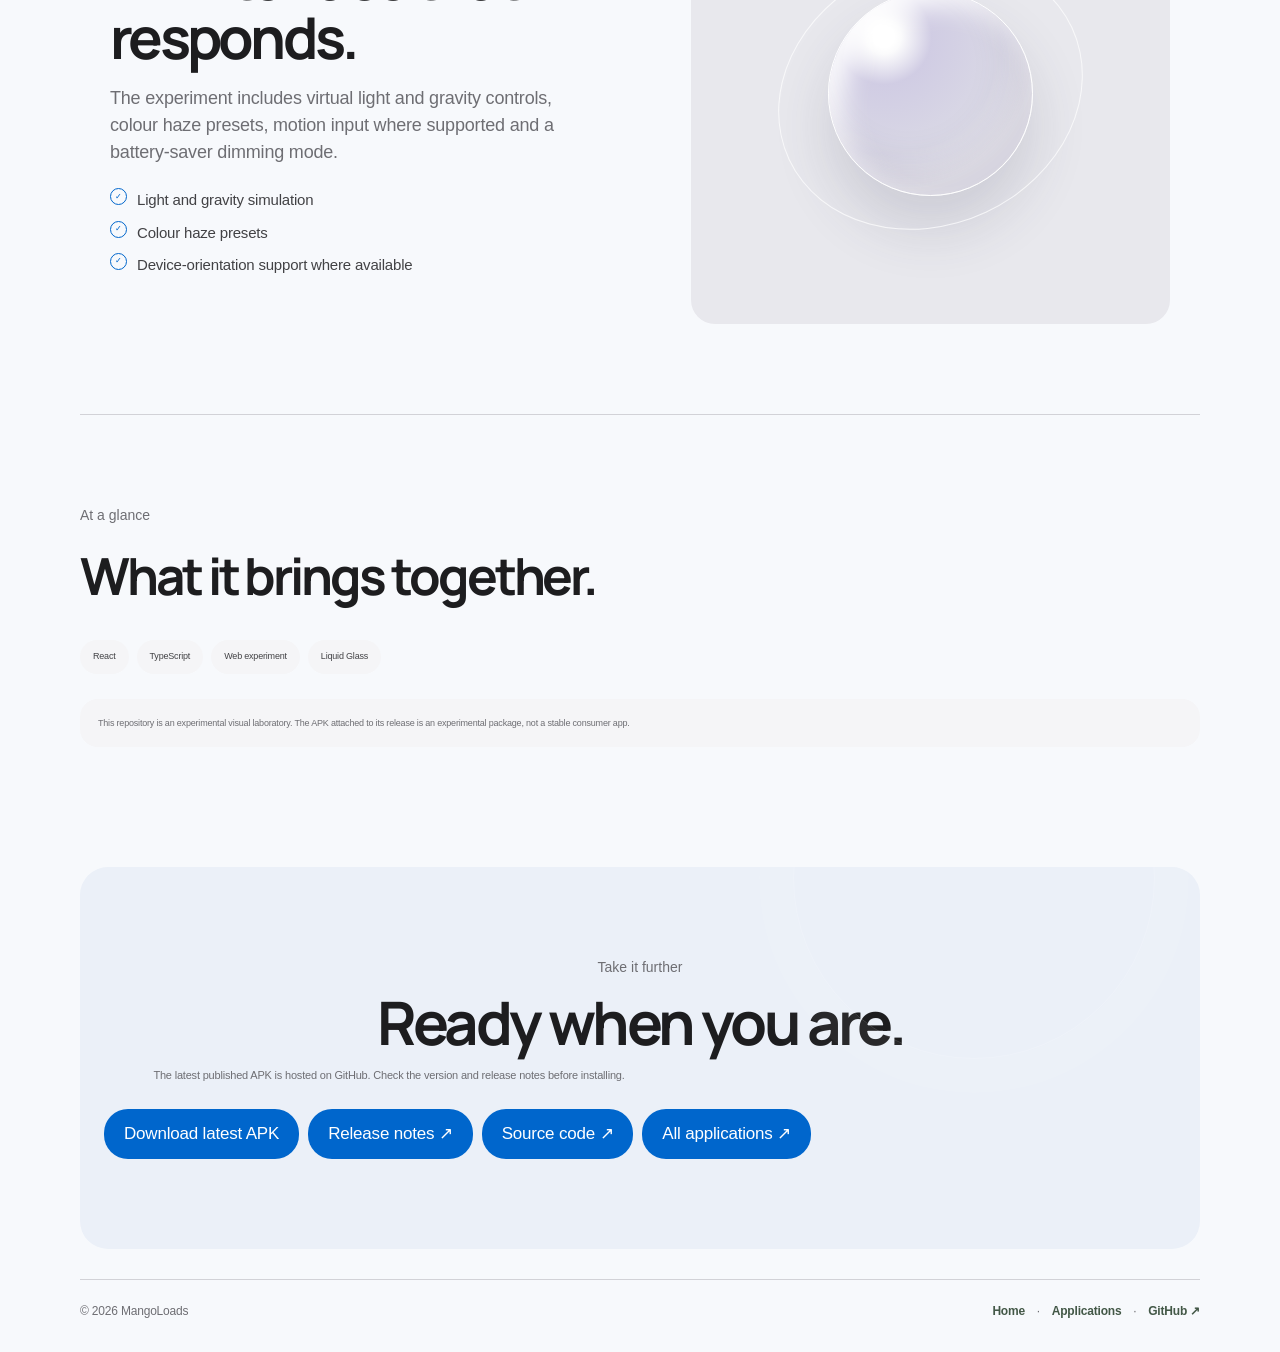
<file: apps/liquidlab/index.html>
<!doctype html>
<html lang="en">
<head>
<meta charset="utf-8"><meta name="viewport" content="width=device-width, initial-scale=1, viewport-fit=cover"><meta name="theme-color" content="#ffffff">
<meta name="description" content="Explore the features and latest available build for this MangoLoads application.">
<title>Application — MangoLoads</title><link rel="icon" type="image/svg+xml" href="../../favicon.svg"><link rel="preconnect" href="https://fonts.googleapis.com"><link rel="preconnect" href="https://fonts.gstatic.com" crossorigin><link rel="stylesheet" href="../../styles.css"><link rel="stylesheet" href="../../apple.css"><link rel="stylesheet" href="../../premium.css">
</head>
<body class="product-page" data-app="liquidlab">
<a class="skip-link" href="#main">Skip to content</a>
<header class="product-header"><div class="product-header-inner">
<a class="brand" href="../../index.html"><span class="brand-symbol" aria-hidden="true"><svg viewBox="0 0 40 40" fill="none"><path d="M21.1 5.3c-2.7 3.2-3.4 5.7-3.1 8.1 2.8-1.7 5.2-4.7 5.8-8.9 3.8 1.7 7.2 5.1 8.7 9.7 3.4 10.1-2.5 20.4-11.8 21.4C11.2 36.7 4.5 29.8 5.7 20.8 6.9 12.4 13.4 7.6 21.1 5.3Z" fill="#DFA44F"/><path d="M18.2 9.8c1.9-4.4 5.2-6.6 9-7.3-1.1 4.8-4.3 7.7-9 7.3Z" fill="#66816B"/></svg></span><span class="brand-name">mangoloads</span></a>
<nav class="product-nav" aria-label="Product navigation"><a href="../../index.html">Home</a><a href="../../downloads.html">All applications</a><button class="theme-toggle" type="button" data-theme-toggle aria-label="Switch colour theme">◐</button></nav>
</div></header>
<main id="main">
<section class="container product-hero" id="productHero"><div class="product-hero-copy"><div class="product-kicker">MANGOLOADS · APPLICATION</div><h1>Loading…</h1><p class="product-intro">Loading application details…</p></div><div class="product-hero-media"><div class="product-art"><div class="product-art-symbol">m.</div></div></div></section>
<div class="container product-strip" id="productStrip"></div>
<section class="container product-intro-block fade-up" id="productIntro"></section>
<div id="productFeatures"></div>
<section class="container product-gallery" id="productGallery" hidden></section>
<section class="container product-details" id="productDetails"></section>
<section class="container product-final" id="productFinal"><div class="kicker">MANGOLOADS</div><h2>Loading release details…</h2></section>
<div class="container product-more"><span>© <span data-year></span> MangoLoads</span><span><a href="../../index.html">Home</a>　·　<a href="../../downloads.html">Applications</a>　·　<a href="https://github.com/Batmancpu" target="_blank" rel="noopener noreferrer">GitHub ↗</a></span></div>
</main>
<script src="../../site.js" defer></script><script src="../../product-page.js" defer></script>
</body>
</html>
</file>
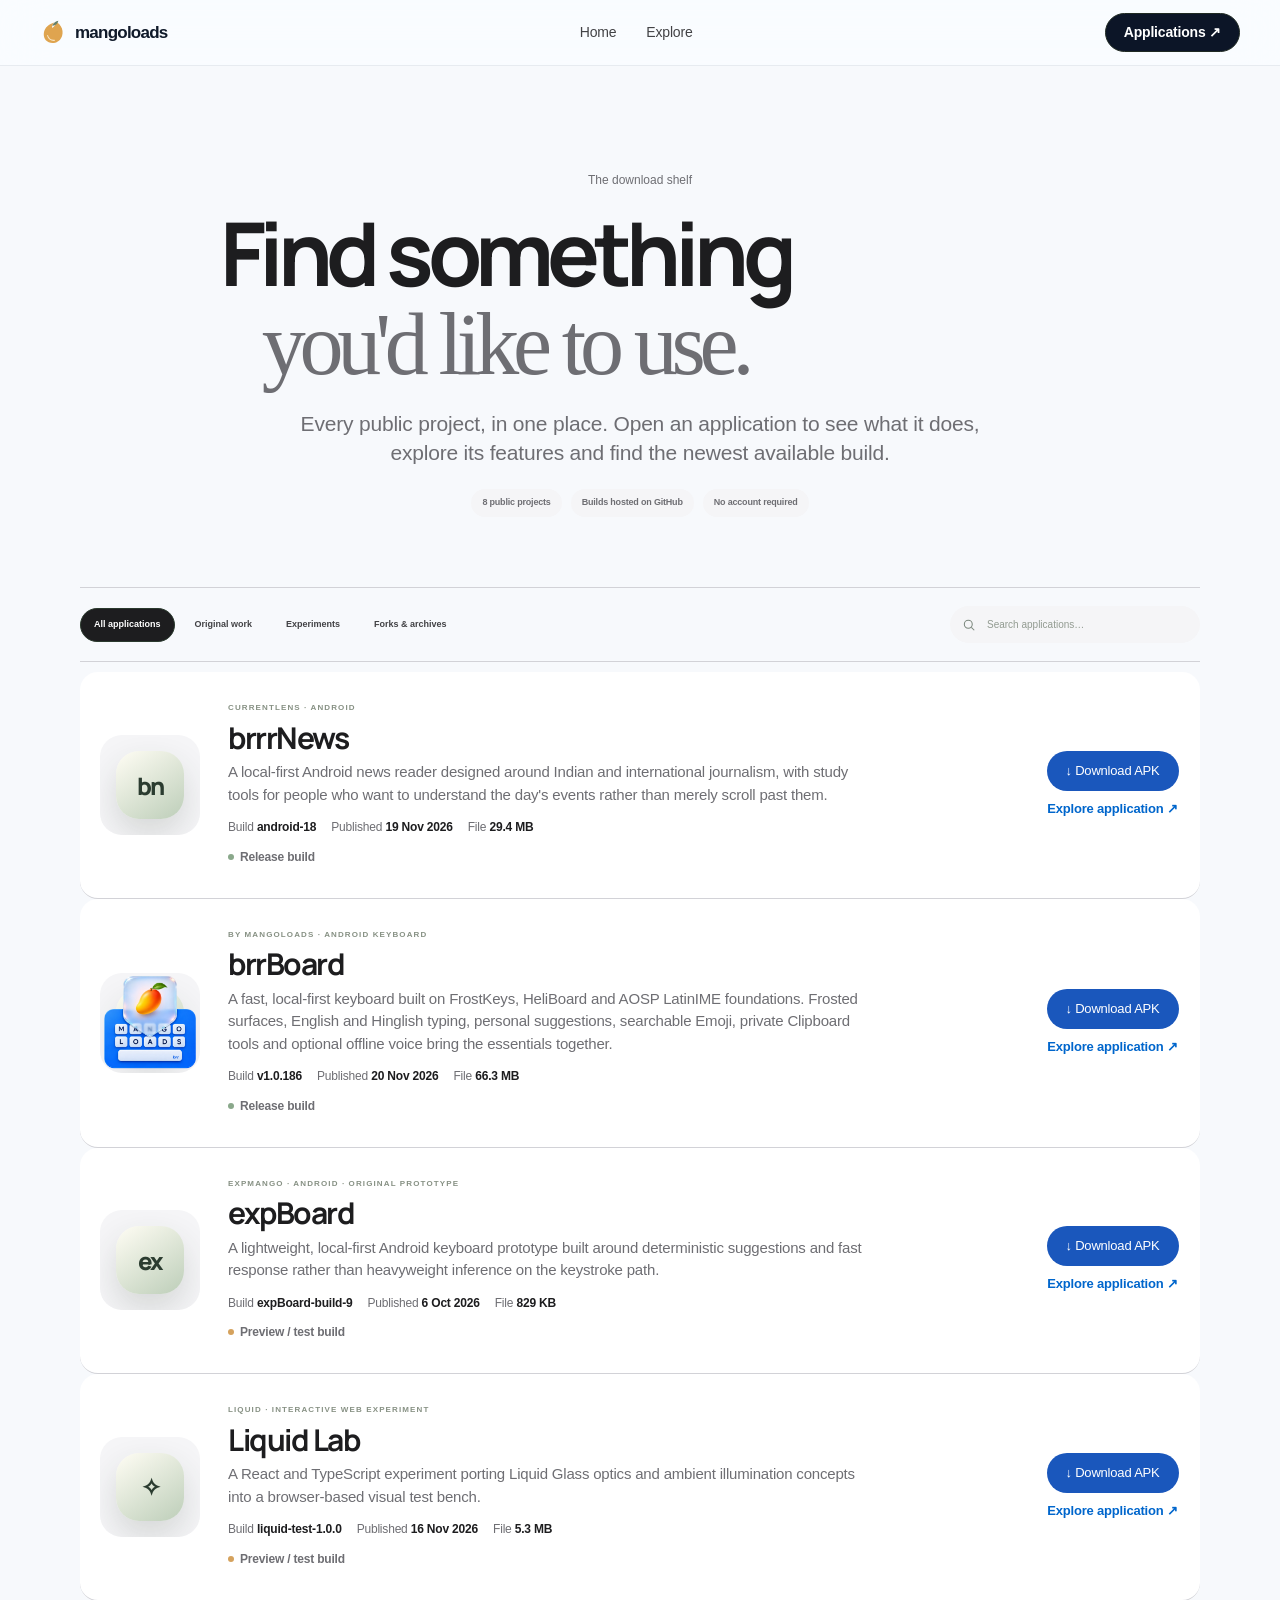
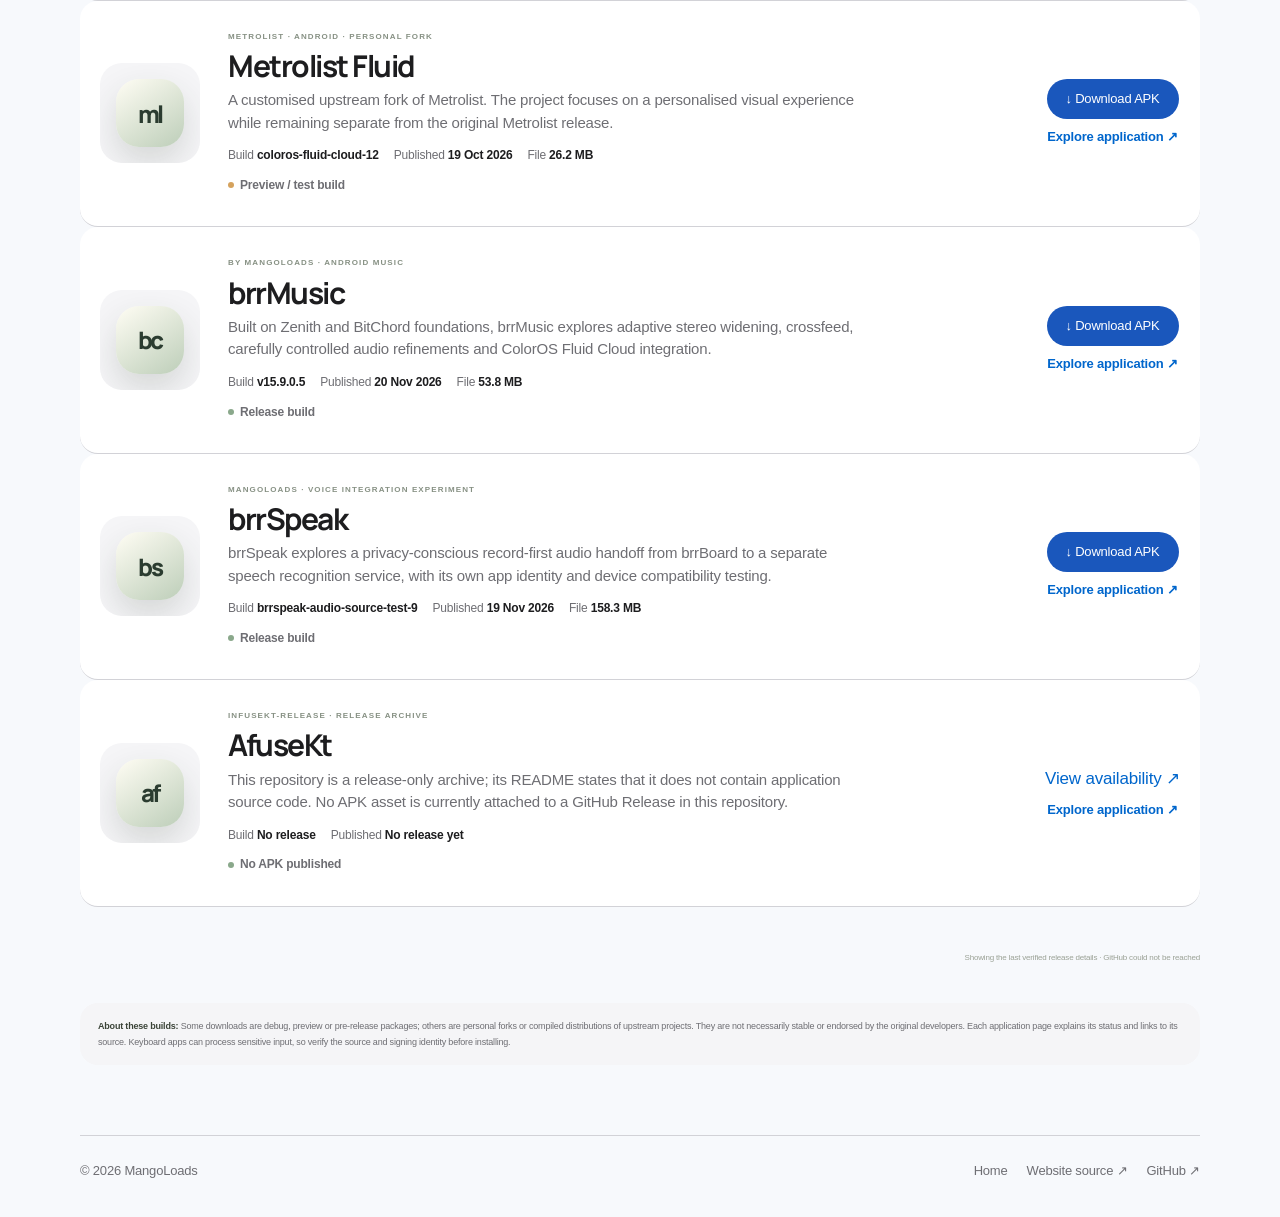
<file: downloads.html>
<!doctype html>
<html lang="en">
<head>
  <meta charset="utf-8">
  <meta name="viewport" content="width=device-width, initial-scale=1, viewport-fit=cover">
  <meta name="theme-color" content="#ffffff">
  <meta name="description" content="Browse all MangoLoads applications, explore the details and download the latest available build.">
  <meta property="og:type" content="website">
  <meta property="og:title" content="Applications — MangoLoads">
  <meta property="og:description" content="Every application. Its own page. The latest available build.">
  <title>Applications — MangoLoads</title>
  <link rel="icon" type="image/svg+xml" href="favicon.svg">
  <link rel="preconnect" href="https://fonts.googleapis.com">
  <link rel="preconnect" href="https://fonts.gstatic.com" crossorigin>
  <link rel="stylesheet" href="styles.css"><link rel="stylesheet" href="apple.css"><link rel="stylesheet" href="premium.css">
</head>
<body class="downloads-page">
  <a class="skip-link" href="#main">Skip to content</a>
  <header class="site-header">
    <a class="brand" href="index.html" aria-label="MangoLoads home">
      <span class="brand-symbol" aria-hidden="true"><svg viewBox="0 0 40 40" fill="none"><path d="M21.1 5.3c-2.7 3.2-3.4 5.7-3.1 8.1 2.8-1.7 5.2-4.7 5.8-8.9 3.8 1.7 7.2 5.1 8.7 9.7 3.4 10.1-2.5 20.4-11.8 21.4C11.2 36.7 4.5 29.8 5.7 20.8 6.9 12.4 13.4 7.6 21.1 5.3Z" fill="#DFA44F"/><path d="M18.2 9.8c1.9-4.4 5.2-6.6 9-7.3-1.1 4.8-4.3 7.7-9 7.3Z" fill="#66816B"/><path d="M11.1 24.3c1.6 5.1 5.5 7.8 10.5 7.3" stroke="#FFF5DF" stroke-opacity=".8" stroke-width="1.5" stroke-linecap="round"/></svg></span>
      <span class="brand-name">mangoloads</span>
    </a>
    <nav class="primary-nav" aria-label="Main navigation"><a href="index.html">Home</a><a href="index.html#collection">Explore</a></nav>
    <div class="header-actions"><button class="theme-toggle" type="button" data-theme-toggle aria-label="Switch colour theme">◐</button><a class="header-link dark" href="downloads.html" aria-current="page">Applications ↗</a></div>
  </header>
  <main class="container" id="main">
    <section class="page-hero fade-up">
      <div class="eyebrow">The download shelf</div>
      <h1>Find something<br><em>you'd like to use.</em></h1>
      <p>Every public project, in one place. Open an application to see what it does, explore its features and find the newest available build.</p>
      <div class="page-meta"><span class="meta-pill">8 public projects</span><span class="meta-pill">Builds hosted on GitHub</span><span class="meta-pill">No account required</span></div>
    </section>

    <section aria-label="Application catalogue">
      <div class="download-controls">
        <div class="filter-row" role="group" aria-label="Filter applications">
          <button class="filter-button active" type="button" data-filter="all" aria-pressed="true">All applications</button>
          <button class="filter-button" type="button" data-filter="original" aria-pressed="false">Original work</button>
          <button class="filter-button" type="button" data-filter="experiments" aria-pressed="false">Experiments</button>
          <button class="filter-button" type="button" data-filter="community" aria-pressed="false">Forks & archives</button>
        </div>
        <label class="search-box">
          <svg viewBox="0 0 24 24" fill="none" stroke="currentColor" stroke-width="1.8" aria-hidden="true"><circle cx="10.8" cy="10.8" r="6.8"/><path d="m16 16 5 5"/></svg>
          <input id="downloadSearch" type="search" placeholder="Search applications…" autocomplete="off" aria-label="Search applications">
        </label>
      </div>
      <div class="download-list" id="downloadList" aria-live="polite"></div>
      <div class="no-results" id="noDownloads">No applications match that search.</div>
      <div class="release-check" id="releaseStatus" role="status" aria-live="polite">Release information is being checked…</div>
    </section>

    <div class="notice fade-up"><strong>About these builds:</strong> Some downloads are debug, preview or pre-release packages; others are personal forks or compiled distributions of upstream projects. They are not necessarily stable or endorsed by the original developers. Each application page explains its status and links to its source. Keyboard apps can process sensitive input, so verify the source and signing identity before installing.</div>
  </main>
  <footer class="container site-footer"><span>© <span data-year></span> MangoLoads</span><div class="footer-links"><a href="index.html">Home</a><a href="https://github.com/Batmancpu/mangoloads" target="_blank" rel="noopener noreferrer">Website source ↗</a><a href="https://github.com/Batmancpu" target="_blank" rel="noopener noreferrer">GitHub ↗</a></div></footer>
  <script src="site.js" defer></script><script src="downloads.js" defer></script>
</body>
</html>
</file>
<file: styles.css>
@import url('https://fonts.googleapis.com/css2?family=DM+Sans:wght@400;500;600;700&family=Manrope:wght@400;500;600;700;800&display=swap');
:root{color-scheme:light;--paper:#f4f1eb;--paper-2:#ebe7df;--white:#fffefa;--ink:#1d241f;--muted:#657168;--quiet:#899188;--line:#dddcd3;--mango:#e9ae58;--leaf:#718a75;--sage:#dce5da;--shadow:0 24px 70px rgba(37,43,35,.11);--max:1320px;font-family:"DM Sans",system-ui,-apple-system,BlinkMacSystemFont,"Segoe UI",sans-serif}
*{box-sizing:border-box}html{scroll-behavior:smooth;scroll-padding-top:90px}body{margin:0;min-width:320px;background:var(--paper);color:var(--ink);font-family:"DM Sans",sans-serif;line-height:1.55;-webkit-font-smoothing:antialiased;overflow-x:hidden}a{color:inherit;text-decoration:none}button,input{font:inherit}button{color:inherit}img{display:block;max-width:100%}.container{width:min(var(--max),calc(100% - 72px));margin-inline:auto}.display,h1,h2,h3,.brand-name{font-family:"Manrope","DM Sans",sans-serif}::selection{background:#dce8d9;color:#17251a}
.skip-link{position:absolute;left:-9999px;top:10px;z-index:100;background:#fff;padding:12px}.skip-link:focus{left:10px}
.site-header{height:78px;display:flex;align-items:center;justify-content:space-between;gap:24px;padding:0 max(36px,calc((100vw - var(--max))/2));border-bottom:1px solid rgba(30,41,32,.09);position:relative;z-index:30}.brand{display:inline-flex;align-items:center;gap:11px;flex:0 0 auto}.brand-symbol{width:31px;height:31px;display:grid;place-items:center;position:relative}.brand-symbol svg{width:31px;height:31px}.brand-name{font-size:15px;font-weight:800;letter-spacing:-.065em}.primary-nav{display:flex;align-items:center;gap:29px;color:#667168;font-size:11px;font-weight:650}.primary-nav a{transition:color .2s}.primary-nav a:hover,.primary-nav a[aria-current=page]{color:#202a22}.header-actions{display:flex;align-items:center;gap:10px}.header-link{display:inline-flex;align-items:center;gap:8px;border:1px solid #c9cfc7;border-radius:99px;padding:10px 16px;font-size:10px;font-weight:750;transition:background .2s,border .2s,transform .2s}.header-link:hover{background:#e6eae2;border-color:#9faea0;transform:translateY(-1px)}.header-link.dark{background:#202a23;color:#fff;border-color:#202a23}.header-link.dark:hover{background:#34453a}.theme-toggle{width:34px;height:34px;border:1px solid var(--line);border-radius:50%;background:transparent;color:var(--ink);cursor:pointer;font-size:13px}
.hero{min-height:680px;display:grid;grid-template-columns:1fr 1.02fr;align-items:center;gap:40px;padding-top:76px;padding-bottom:80px}.hero-copy{position:relative;z-index:2;padding:12px 0 26px}.eyebrow{display:flex;align-items:center;gap:10px;color:#738173;font-size:9px;letter-spacing:.18em;text-transform:uppercase;font-weight:800}.eyebrow:before{content:"";width:18px;height:1px;background:#a88652}.hero h1{font-size:clamp(64px,7.4vw,108px);line-height:.94;letter-spacing:-.09em;font-weight:700;margin:27px 0 23px;max-width:760px}.hero h1 .soft{color:#81907f;font-family:Georgia,serif;font-weight:400;font-style:italic;letter-spacing:-.08em}.hero-copy>p{max-width:480px;color:#667168;font-size:15px;line-height:1.9;margin:0}.hero-copy>p strong{color:#25332a;font-weight:700}.hero-actions{display:flex;align-items:center;gap:11px;flex-wrap:wrap;margin-top:31px}.button{display:inline-flex;align-items:center;justify-content:center;gap:10px;min-height:47px;padding:0 18px;border:1px solid #c7cec5;border-radius:99px;background:transparent;color:#26322a;font-size:11px;font-weight:750;transition:transform .2s,background .2s,border-color .2s}.button:hover{transform:translateY(-2px);background:#e9eee7;border-color:#9eac9f}.button.primary{background:#26342b;color:#fff;border-color:#26342b}.button.primary:hover{background:#405545;border-color:#405545}.button svg{width:14px;height:14px}.hero-foot{display:flex;align-items:center;gap:11px;margin-top:35px;color:#8a9289;font-size:9px;letter-spacing:.04em}.hero-foot i{width:3px;height:3px;border-radius:50%;background:#acb2a9}
.hero-art{height:540px;position:relative;isolation:isolate;display:grid;place-items:center}.hero-art:before{content:"";position:absolute;width:440px;height:440px;border-radius:50%;background:#e4e8dc;z-index:-2;top:42px;left:50%;transform:translateX(-50%)}.hero-art:after{content:"";position:absolute;width:360px;height:360px;border:1px solid rgba(113,138,117,.19);border-radius:50%;top:83px;left:50%;transform:translateX(-50%);z-index:-1}
.hero-device{position:absolute;width:262px;height:475px;padding:8px;border-radius:37px;background:linear-gradient(135deg,#fdfcf7,#7a837c 30%,#fff 46%,#707a72 70%,#f8f5ee);box-shadow:0 35px 70px rgba(47,56,45,.24),inset 0 1px 3px white;transform:rotate(-5deg) translateY(6px);z-index:2}.hero-device-screen{height:100%;border-radius:29px;overflow:hidden;background:#f2f3ed;padding:20px 15px 14px;position:relative}.hero-island{position:absolute;top:8px;left:50%;transform:translateX(-50%);width:75px;height:16px;border-radius:20px;background:#171b18}.hero-status{display:flex;justify-content:space-between;margin-top:5px;font-size:7px;color:#677268;font-weight:700}.hero-app-brand{display:flex;align-items:center;gap:7px;margin-top:24px;font-size:10px;font-weight:800}.hero-app-brand i{display:grid;place-items:center;width:21px;height:21px;background:#263c2e;color:#fff;border-radius:7px;font-size:8px;font-style:normal}.hero-app-brand span:last-child{margin-left:auto;color:#849184}.hero-app-kicker{margin-top:21px;color:#788578;font-size:6px;letter-spacing:.16em;font-weight:800}.hero-app-title{font-family:"Manrope",sans-serif;font-size:26px;line-height:1.02;font-weight:800;letter-spacing:-.075em;margin-top:7px}.hero-app-desc{font-size:7px;color:#778176;margin-top:8px}.hero-app-tabs{display:flex;gap:13px;margin-top:17px;padding-bottom:8px;border-bottom:1px solid #d9ddd4;color:#8b958a;font-size:7px}.hero-app-tabs b{color:#314b38}.hero-story{display:flex;gap:8px;margin-top:11px;padding:8px;border:1px solid #e2e5dc;border-radius:10px;background:#fbfcf8}.hero-story-art{width:43px;height:43px;flex:0 0 43px;border-radius:7px;background:linear-gradient(135deg,#a8bea7,#617d70)}.hero-story-art.blue{background:linear-gradient(135deg,#b0c4db,#7186a6)}.hero-story-art.gold{background:linear-gradient(135deg,#e9c18b,#9b7957)}.hero-story-copy{flex:1;padding-top:2px}.hero-story-copy small{font-size:5.5px;color:#748778;letter-spacing:.09em;font-weight:800}.hero-story-copy i{display:block;height:4px;border-radius:6px;background:#c9d0c6;margin-top:7px}.hero-story-copy i:last-child{width:60%;margin-top:5px;background:#e0e4dc}.hero-app-nav{position:absolute;left:13px;right:13px;bottom:13px;display:flex;justify-content:space-around;padding:9px;border:1px solid #e0e3da;border-radius:13px;background:rgba(255,255,255,.92)}.hero-app-nav i{width:13px;height:4px;border-radius:4px;background:#b7c0b5}.hero-app-nav i:first-child{width:19px;background:#405d46}
.hero-float{position:absolute;z-index:3;border:1px solid rgba(255,255,255,.76);background:rgba(255,254,248,.83);backdrop-filter:blur(18px);box-shadow:0 18px 45px rgba(56,64,50,.12);border-radius:17px}.hero-float.left{left:0;top:94px;padding:16px 17px;transform:rotate(-7deg)}.hero-float.right{right:0;bottom:71px;padding:14px 16px;transform:rotate(5deg)}.hero-float small{display:block;color:#828b80;font-size:7px;font-weight:800;letter-spacing:.14em}.hero-float strong{display:block;margin-top:7px;font:700 15px/1.15 "Manrope",sans-serif;letter-spacing:-.05em}.hero-float .chips{display:flex;gap:5px;margin-top:12px}.hero-float .chips i{width:17px;height:17px;border-radius:6px;background:#bcd0bd}.hero-float .chips i:nth-child(2){background:#c3cce0}.hero-float .chips i:nth-child(3){background:#e6c89d}.hero-caption{position:absolute;left:50%;bottom:8px;transform:translateX(-50%);white-space:nowrap;color:#929a8e;font-size:8px;letter-spacing:.15em}
.home-index{border-top:1px solid var(--line);border-bottom:1px solid var(--line);padding:17px 0;display:flex;align-items:center;justify-content:space-between;color:#778176;font-size:9px;letter-spacing:.08em;text-transform:uppercase}.home-index span{display:inline-flex;align-items:center;gap:8px}.home-index b{color:#303c32;font-weight:800}.home-index i{height:14px;width:1px;background:#d6d9d1}
.section-heading{display:flex;align-items:end;justify-content:space-between;gap:30px;margin-bottom:29px}.kicker{font-size:9px;color:#82907f;letter-spacing:.17em;text-transform:uppercase;font-weight:800}.section-heading h2{margin:10px 0 0;font-size:clamp(40px,5vw,65px);line-height:.99;letter-spacing:-.075em}.section-heading p{max-width:365px;margin:0;color:#778177;font-size:12px;line-height:1.8}
.collection{padding:104px 0 105px}.carousel-shell{position:relative}.carousel-controls{display:flex;align-items:center;justify-content:space-between;margin-bottom:14px}.carousel-progress{display:flex;align-items:center;gap:13px;color:#8a9389;font-size:9px;letter-spacing:.08em}.carousel-progress strong{color:#28352d;font-size:11px}.carousel-track{display:flex;gap:15px;overflow-x:auto;scroll-snap-type:x mandatory;scroll-behavior:smooth;overscroll-behavior-x:contain;padding:2px 2px 16px;scrollbar-width:none}.carousel-track::-webkit-scrollbar{display:none}
.product-slide{position:relative;display:grid;grid-template-columns:.82fr 1.18fr;gap:20px;flex:0 0 88%;min-height:485px;overflow:hidden;padding:45px 44px 34px;border-radius:27px;scroll-snap-align:start;isolation:isolate;border:1px solid rgba(39,50,40,.06)}.product-slide:after{content:"";position:absolute;width:360px;height:360px;border:1px solid rgba(37,53,40,.10);border-radius:50%;right:11%;top:55px;z-index:-1;box-shadow:0 0 0 34px rgba(255,255,255,.08),0 0 0 70px rgba(255,255,255,.05)}
.slide-news{background:#dfe9df}.slide-board{background:#dfe4ee}.slide-exp{background:#eee1d2}.slide-liquid{background:#e4e1ed}.slide-metro{background:#e9dfda}.slide-bit{background:#e6e1d9}.slide-dictate{background:#dce5ec}.slide-afuse{background:#e0e5e6}.slide-copy{position:relative;z-index:3;align-self:center;max-width:400px}.slide-index{font-size:9px;letter-spacing:.17em;color:#748274;font-weight:800}.slide-category{display:block;margin-top:7px;font-size:8px;letter-spacing:.16em;color:#829082;font-weight:800;text-transform:uppercase}.product-slide h3{font-size:clamp(42px,5.6vw,68px);letter-spacing:-.085em;line-height:.96;margin:23px 0 13px;font-weight:750;color:#202a22}.slide-tagline{font:400 clamp(21px,2.2vw,28px)/1.18 Georgia,serif;letter-spacing:-.035em;color:#536357;margin:0}.slide-description{max-width:335px;margin:15px 0 0;color:#69766b;font-size:11px;line-height:1.8}.slide-link{display:inline-flex;align-items:center;gap:10px;margin-top:25px;color:#26382b;font-size:10px;font-weight:800}.slide-link span{display:grid;place-items:center;width:23px;height:23px;border:1px solid rgba(41,61,45,.28);border-radius:50%;font-size:12px;transition:transform .2s}.product-slide:hover .slide-link span{transform:translate(2px,-2px)}.slide-art{position:relative;min-height:390px;display:grid;place-items:center;z-index:2}.slide-image-frame{position:relative;display:grid;place-items:center;width:min(100%,420px);height:365px;overflow:hidden;border-radius:22px;background:rgba(255,255,255,.38);border:1px solid rgba(255,255,255,.56);box-shadow:0 22px 55px rgba(47,57,46,.15);transform:rotate(2deg);transition:transform .55s cubic-bezier(.2,.7,.2,1)}.product-slide:nth-child(even) .slide-image-frame{transform:rotate(-2deg)}.product-slide:hover .slide-image-frame{transform:rotate(0deg) translateY(-4px)}.slide-image-frame img{width:100%;height:100%;object-fit:contain;padding:9px}.slide-image-frame.cover img{object-fit:cover;padding:0}.art-fallback{width:100%;height:100%;display:grid;place-items:center;position:relative;overflow:hidden}.art-fallback:before{content:"";position:absolute;width:240px;height:240px;border-radius:50%;border:1px solid rgba(255,255,255,.65);box-shadow:0 0 0 26px rgba(255,255,255,.14),0 0 0 58px rgba(255,255,255,.08)}.art-mark{position:relative;width:142px;height:142px;border-radius:42px;display:grid;place-items:center;font:800 47px "Manrope",sans-serif;letter-spacing:-.1em;color:#304034;background:linear-gradient(145deg,rgba(255,255,255,.8),rgba(255,255,255,.17));border:1px solid rgba(255,255,255,.85);box-shadow:inset 0 2px 4px rgba(255,255,255,.9),0 25px 55px rgba(38,47,38,.15);transform:rotate(-9deg)}.art-keyboard{width:85%;border-radius:18px;padding:14px;background:rgba(255,255,255,.43);border:1px solid rgba(255,255,255,.85);box-shadow:0 24px 50px rgba(43,50,45,.16);transform:rotate(-5deg)}.art-keyboard-row{display:flex;gap:5px;margin-top:6px}.art-keyboard-row i{flex:1;height:31px;border-radius:6px;background:rgba(255,255,255,.73);border:1px solid rgba(117,129,116,.12);box-shadow:0 3px 4px rgba(50,58,50,.08)}.art-lens{width:210px;height:210px;border-radius:50%;position:relative;background:radial-gradient(circle at 29% 24%,#fff 0 4%,rgba(255,255,255,.72) 6%,rgba(191,204,224,.5) 22%,rgba(154,160,205,.18) 51%,rgba(255,255,255,.1) 70%);border:1px solid rgba(255,255,255,.95);box-shadow:inset -21px -26px 36px rgba(86,82,137,.12),inset 12px 12px 26px rgba(255,255,255,.86),0 33px 60px rgba(68,65,95,.18)}.art-lens:after{content:"";position:absolute;inset:-35px -58px;border:1px solid rgba(255,255,255,.65);border-radius:50%;transform:rotate(-28deg)}.art-album{width:230px;height:230px;border-radius:18px;background:radial-gradient(circle at 28% 22%,#f4dfbc 0 6%,transparent 7%),radial-gradient(circle at 70% 75%,#a96c64,transparent 34%),linear-gradient(145deg,#d1a37e,#6b5968 58%,#29384a);box-shadow:0 25px 58px rgba(62,47,49,.22);transform:rotate(5deg);position:relative}.art-album:after{content:"";position:absolute;inset:13px;border:1px solid rgba(255,255,255,.32);border-radius:12px}.art-wave{display:flex;align-items:center;gap:5px;height:130px}.art-wave i{display:block;width:5px;height:var(--h,28px);border-radius:8px;background:#8395a5}.art-wave i:nth-child(3n){--h:76px}.art-wave i:nth-child(2n){--h:48px}.art-wave i:nth-child(5n){--h:92px}.art-library{width:80%;padding:22px;border-radius:20px;background:rgba(255,255,255,.48);border:1px solid white;box-shadow:0 22px 50px rgba(47,57,46,.14)}.art-library b{display:block;font-size:9px;color:#77857c;letter-spacing:.16em}.art-library span{display:block;width:100%;height:55px;margin-top:13px;border-radius:9px;background:linear-gradient(90deg,#ccd8ce,#e5e7e0)}
.carousel-foot{display:flex;align-items:center;justify-content:space-between;gap:16px;margin-top:10px;color:#8a948b;font-size:9px}.carousel-dots{display:flex;gap:5px}.carousel-dots button{width:20px;height:3px;border:0;border-radius:5px;background:#d3d8ce;padding:0;cursor:pointer}.carousel-dots button[aria-current=true]{background:#536b56;width:34px}.carousel-foot a{font-weight:800;color:#3b4d3d}
.home-end{display:grid;grid-template-columns:1fr 1fr;align-items:center;gap:50px;padding:72px 65px;margin-bottom:90px;border-radius:28px;background:#26352b;color:#f3f3eb;overflow:hidden;position:relative}.home-end:after{content:"";position:absolute;width:380px;height:380px;border:1px solid rgba(255,255,255,.14);border-radius:50%;right:5%;top:-120px;box-shadow:0 0 0 35px rgba(255,255,255,.035),0 0 0 75px rgba(255,255,255,.02)}.home-end .kicker{color:#b8ccb9}.home-end h2{font-size:clamp(39px,5.1vw,64px);letter-spacing:-.08em;line-height:1.01;margin:14px 0 18px}.home-end p{color:#c1cbc0;font-size:12px;line-height:1.9;max-width:500px}.home-end .button{color:#202c22;background:#eff3e9;border-color:#eff3e9}.home-end .button:hover{background:#dfe9da}.home-end-meta{align-self:center;position:relative;z-index:2;border-left:1px solid rgba(255,255,255,.2);padding-left:33px}.home-end-meta strong{font:500 27px/1.18 Georgia,serif;display:block;max-width:360px;letter-spacing:-.04em}.home-end-meta span{display:block;margin-top:15px;color:#b0beb1;font-size:10px;line-height:1.8;max-width:300px}
.site-footer{padding:25px 0 36px;border-top:1px solid var(--line);display:flex;align-items:center;justify-content:space-between;gap:20px;color:#879087;font-size:9px}.footer-links{display:flex;gap:19px;flex-wrap:wrap}.footer-links a:hover{color:#28372d}
.page-hero{padding:88px 0 55px}.page-hero .eyebrow{margin-bottom:18px}.page-hero h1{font-size:clamp(55px,7vw,92px);line-height:.95;letter-spacing:-.09em;margin:0;max-width:850px}.page-hero h1 em{font-family:Georgia,serif;font-weight:400;color:#7d8e7c}.page-hero p{max-width:660px;margin:22px 0 0;color:#657168;font-size:14px;line-height:1.9}.page-meta{display:flex;gap:9px;flex-wrap:wrap;margin-top:22px}.meta-pill{border:1px solid #d2d7ce;border-radius:99px;padding:7px 11px;color:#69786c;font-size:9px;font-weight:700}
.download-controls{display:flex;justify-content:space-between;align-items:center;gap:18px;padding:18px 0;border-block:1px solid var(--line)}.filter-row{display:flex;gap:6px;flex-wrap:wrap}.filter-button{border:1px solid transparent;border-radius:99px;background:transparent;padding:9px 13px;color:#788278;font-size:9px;font-weight:750;cursor:pointer}.filter-button:hover{background:#e9ece5;color:#334436}.filter-button.active{background:#2b3a2e;color:#fff;border-color:#2b3a2e}.search-box{display:flex;align-items:center;gap:9px;width:min(250px,100%);padding:0 12px;border:1px solid #d4d9d0;border-radius:99px;background:rgba(255,255,255,.44)}.search-box svg{width:14px;height:14px;color:#7c887e;flex:0 0 auto}.search-box input{width:100%;height:37px;border:0;outline:0;background:transparent;color:#263329;font-size:10px}.search-box input::placeholder{color:#929b91}
.download-list{padding:10px 0 45px}.download-row{display:grid;grid-template-columns:154px minmax(0,1fr) auto;align-items:center;gap:25px;padding:22px 5px;border-bottom:1px solid var(--line);transition:background .2s}.download-row:hover{background:rgba(255,255,255,.32)}.download-art{width:154px;height:132px;border-radius:15px;overflow:hidden;display:grid;place-items:center;background:#e1e6de;position:relative}.download-art img{width:100%;height:100%;object-fit:cover}.download-art .fallback-icon{width:68px;height:68px;border-radius:23px;display:grid;place-items:center;font:800 24px "Manrope",sans-serif;letter-spacing:-.09em;color:#2b3c30;background:linear-gradient(145deg,#fffdf4,#bdceb9);box-shadow:0 15px 32px rgba(48,63,49,.16)}.download-main{min-width:0}.download-eyebrow{color:#879184;font-size:8px;letter-spacing:.14em;font-weight:800;text-transform:uppercase}.download-main h2{margin:7px 0 7px;font-size:25px;letter-spacing:-.06em;line-height:1.08}.download-main>p{max-width:650px;margin:0;color:#69756b;font-size:10px;line-height:1.8}.download-meta{display:flex;flex-wrap:wrap;gap:8px 15px;margin-top:12px;color:#899287;font-size:8px}.download-meta strong{color:#536357;font-weight:750}.download-status{display:inline-flex;align-items:center;gap:6px;margin-top:11px;color:#637765;font-size:8px;font-weight:750}.download-status:before{content:"";width:6px;height:6px;border-radius:50%;background:#8aa88b}.download-status.preview{color:#9d7345}.download-status.preview:before{background:#d5a25d}.download-actions{display:flex;align-items:center;gap:8px;flex-direction:column;min-width:135px}.download-actions .button{min-width:132px;min-height:40px;font-size:9px;padding:0 13px}.download-actions .detail-link{color:#768176;font-size:9px;font-weight:750}.download-actions .detail-link:hover{color:#263b2c}.no-results{display:none;padding:48px 0;text-align:center;color:#778177;font-size:12px}.release-check{padding:0 0 25px;color:#9aa195;font-size:8px;text-align:right}.notice{margin:14px 0 70px;padding:15px 18px;border-left:2px solid #c7a06a;background:#eee9df;color:#766a57;font-size:9px;line-height:1.8}.notice strong{color:#3a4337}
.product-header{height:67px;background:rgba(244,241,235,.93);backdrop-filter:blur(18px);border-bottom:1px solid var(--line);position:sticky;top:0;z-index:40}.product-header-inner{width:min(var(--max),calc(100% - 72px));height:100%;margin:auto;display:flex;align-items:center;justify-content:space-between;gap:20px}.product-brand{font-size:13px;font-weight:800;letter-spacing:-.05em}.product-nav{display:flex;align-items:center;gap:22px;color:#748075;font-size:9px;font-weight:750}.product-nav a:hover{color:#27372c}.product-nav .button{min-height:34px;padding:0 14px;font-size:9px}
.product-hero{min-height:650px;display:grid;grid-template-columns:1fr 1fr;align-items:center;gap:38px;padding-top:67px;padding-bottom:75px;position:relative}.product-hero-copy{position:relative;z-index:3}.product-kicker{display:flex;align-items:center;gap:9px;color:var(--product-accent,#718a75);font-size:9px;letter-spacing:.16em;text-transform:uppercase;font-weight:800}.product-kicker:before{content:"";width:17px;height:1px;background:currentColor}.product-hero h1{font-size:clamp(59px,7.4vw,101px);line-height:.91;letter-spacing:-.095em;margin:24px 0 14px;max-width:760px}.product-subtitle{font:400 clamp(24px,3vw,38px)/1.17 Georgia,serif;letter-spacing:-.04em;color:#57665a;margin:0 0 18px;max-width:530px}.product-intro{font-size:12px;line-height:1.9;color:#69766b;max-width:510px;margin:0}.product-status-row{display:flex;gap:8px;flex-wrap:wrap;margin-top:19px}.product-status{padding:6px 9px;border:1px solid #d5dbd1;border-radius:99px;color:#6c7e6d;font-size:8px;font-weight:750}.product-status.preview{color:#a47749;border-color:#e3d2ba;background:#f3eadc}.product-status.community{color:#667a96;border-color:#ced8e6;background:#e8edf4}.product-hero-actions{display:flex;gap:9px;flex-wrap:wrap;margin-top:26px}.product-hero-actions .button{min-height:43px;font-size:10px}.product-build-note{display:flex;flex-wrap:wrap;gap:8px 15px;margin-top:17px;color:#8d978b;font-size:8px}.product-build-note strong{color:#526657}.product-hero-media{height:510px;position:relative;display:grid;place-items:center;isolation:isolate}.product-hero-media:before{content:"";position:absolute;width:430px;height:430px;border-radius:50%;background:var(--product-wash,#e0e8dc);z-index:-2}.product-hero-media:after{content:"";position:absolute;width:360px;height:360px;border-radius:50%;border:1px solid rgba(73,100,76,.19);z-index:-1;box-shadow:0 0 0 32px rgba(255,255,255,.08),0 0 0 65px rgba(255,255,255,.05)}.product-hero-image{width:min(78%,390px);height:455px;object-fit:contain;object-position:center;border:9px solid #f8f8f1;border-radius:27px;background:#f4f4ee;box-shadow:0 30px 70px rgba(38,49,39,.2);transform:rotate(3deg);position:relative;z-index:2}.product-hero-image.wide{width:100%;height:auto;max-height:390px;object-fit:contain;border:0;border-radius:14px;box-shadow:0 25px 70px rgba(38,49,39,.16);transform:rotate(-2deg)}.product-art{width:370px;height:420px;border-radius:30px;background:linear-gradient(145deg,#e7ece2,#c9d6c7);position:relative;display:grid;place-items:center;box-shadow:0 30px 80px rgba(50,67,52,.13);overflow:hidden}.product-art:before{content:"";position:absolute;width:280px;height:280px;border-radius:50%;border:1px solid rgba(255,255,255,.8);box-shadow:0 0 0 28px rgba(255,255,255,.13),0 0 0 58px rgba(255,255,255,.08)}.product-art.keyboard{background:linear-gradient(145deg,#e4e8f0,#c7d0df)}.product-art.liquid{background:linear-gradient(145deg,#e6e2ee,#c9c5dc)}.product-art.music{background:linear-gradient(145deg,#eadfd8,#d7c0b5)}.product-art.dictate{background:linear-gradient(145deg,#e2e8ee,#c5d3dd)}.product-art.archive{background:linear-gradient(145deg,#e3e8e8,#c8d3d2)}.product-art.news{background:linear-gradient(145deg,#e2eadf,#c6d6c6)}.product-art-symbol{width:152px;height:152px;border:1px solid rgba(255,255,255,.9);border-radius:43px;display:grid;place-items:center;background:linear-gradient(145deg,rgba(255,255,255,.84),rgba(255,255,255,.25));box-shadow:inset 0 2px 4px rgba(255,255,255,.9),0 25px 60px rgba(44,61,47,.16);color:#405a44;font:800 52px "Manrope",sans-serif;letter-spacing:-.1em;transform:rotate(-8deg);position:relative}.product-art-label{position:absolute;left:25px;right:25px;bottom:22px;display:flex;justify-content:space-between;color:#879287;font-size:7px;letter-spacing:.14em;font-weight:800}.product-hero-foot{position:absolute;left:50%;bottom:10px;transform:translateX(-50%);font-size:7px;white-space:nowrap;color:#899589;letter-spacing:.16em;font-weight:800}
.product-strip{display:flex;justify-content:space-between;gap:20px;padding:17px 0;border-top:1px solid var(--line);border-bottom:1px solid var(--line);color:#8a9589;font-size:8px;letter-spacing:.12em}.product-strip span{display:flex;gap:8px;align-items:center}.product-strip b{color:#536557;letter-spacing:.03em;font-size:9px}
.product-intro-block{padding:115px 0 95px;text-align:center}.product-intro-block h2{max-width:880px;margin:17px auto;font-size:clamp(43px,6.2vw,78px);line-height:.99;letter-spacing:-.09em}.product-intro-block p{max-width:680px;margin:0 auto;color:#677469;font-size:12px;line-height:1.95}
.product-story{min-height:580px;display:grid;grid-template-columns:.92fr 1.08fr;gap:65px;align-items:center;padding:75px 0;border-top:1px solid var(--line)}.product-story:nth-of-type(even){grid-template-columns:1.08fr .92fr}.product-story:nth-of-type(even) .story-copy{order:2}.product-story:nth-of-type(even) .story-media{order:1}.story-copy{max-width:520px}.story-copy .kicker{color:var(--product-accent,#718a75)}.story-copy h2{font-size:clamp(39px,5vw,63px);line-height:1;letter-spacing:-.08em;margin:16px 0 18px}.story-copy>p{color:#66746a;font-size:12px;line-height:1.95;margin:0}.story-points{display:grid;gap:9px;margin-top:22px}.story-point{display:flex;align-items:flex-start;gap:10px;color:#536357;font-size:10px}.story-point i{width:17px;height:17px;flex:0 0 17px;border:1px solid #c8d5c6;border-radius:50%;display:grid;place-items:center;font-size:8px;font-style:normal;color:#627966}
.story-media{min-height:410px;position:relative;display:grid;place-items:center;overflow:hidden;border-radius:24px;background:var(--product-wash,#e3e9df);border:1px solid rgba(55,72,55,.07)}.story-media:before{content:"";position:absolute;width:270px;height:270px;border:1px solid rgba(255,255,255,.65);border-radius:50%;box-shadow:0 0 0 28px rgba(255,255,255,.11),0 0 0 58px rgba(255,255,255,.07)}.story-media img{position:relative;z-index:2;width:100%;height:100%;max-height:450px;object-fit:contain;padding:19px;mix-blend-mode:multiply}.story-media img.wide{object-fit:contain;max-height:350px}.story-art-symbol{position:relative;z-index:1;width:160px;height:160px;border-radius:45px;background:linear-gradient(145deg,rgba(255,255,255,.9),rgba(255,255,255,.28));border:1px solid rgba(255,255,255,.9);box-shadow:inset 0 1px 3px #fff,0 30px 55px rgba(50,64,50,.13);display:grid;place-items:center;font:800 54px "Manrope",sans-serif;letter-spacing:-.1em;color:#4d654f;transform:rotate(-9deg)}
.story-media .keyboard-board{width:87%;position:relative;z-index:2;padding:17px;border-radius:18px;border:1px solid rgba(255,255,255,.86);background:rgba(255,255,255,.46);box-shadow:0 25px 55px rgba(45,57,49,.13);transform:rotate(-4deg)}.keyboard-board .key-row{display:flex;gap:5px;margin-top:6px}.keyboard-board .key-row i{height:31px;flex:1;min-width:0;background:rgba(255,255,255,.82);border:1px solid rgba(94,113,93,.1);border-radius:6px;box-shadow:0 3px 4px rgba(45,59,45,.08)}
.story-media .lens-art{width:205px;height:205px;position:relative;z-index:1;border-radius:50%;background:radial-gradient(circle at 27% 22%,#fff 0 5%,rgba(255,255,255,.82) 8%,rgba(197,191,223,.67) 22%,rgba(157,151,197,.2) 54%,rgba(255,255,255,.14) 72%);border:1px solid #fff;box-shadow:inset -21px -29px 36px rgba(75,65,115,.13),inset 13px 13px 26px rgba(255,255,255,.9),0 33px 55px rgba(65,60,91,.16)}.story-media .lens-art:after{content:"";position:absolute;inset:-30px -55px;border:1px solid rgba(255,255,255,.73);border-radius:50%;transform:rotate(-25deg)}.story-media .album-art{width:215px;height:215px;position:relative;z-index:2;border-radius:19px;background:radial-gradient(circle at 28% 25%,#f4e1bf 0 6%,transparent 7%),radial-gradient(circle at 70% 75%,#aa7067,transparent 34%),linear-gradient(145deg,#d4a481,#746171 58%,#29394a);box-shadow:0 26px 60px rgba(68,49,51,.23);transform:rotate(5deg)}.story-media .voice-art{position:relative;z-index:2;width:110px;height:110px;border-radius:50%;display:grid;place-items:center;background:linear-gradient(145deg,#fff,#b8cadb);border:1px solid white;box-shadow:0 0 0 17px rgba(255,255,255,.18),0 0 0 38px rgba(255,255,255,.1);color:#4b6275;font-size:39px}.story-media .library-art{position:relative;z-index:2;width:75%;padding:21px;border-radius:18px;background:rgba(255,255,255,.62);border:1px solid white;box-shadow:0 22px 50px rgba(49,64,52,.13)}.library-art span{display:block;color:#758478;font-size:8px;letter-spacing:.14em;font-weight:800}.library-art i{display:block;height:48px;border-radius:8px;margin-top:11px;background:linear-gradient(100deg,#d9e2d8,#f1f0e9)}
.product-gallery{padding:65px 0 80px;border-top:1px solid var(--line)}.product-gallery h2{font-size:clamp(36px,4.8vw,60px);letter-spacing:-.08em;margin:10px 0 24px}.gallery-track{display:flex;gap:13px;overflow-x:auto;padding:2px 2px 15px;scroll-snap-type:x mandatory;scrollbar-width:thin}.gallery-track img{height:390px;width:auto;max-width:80vw;object-fit:contain;background:#e8e9e2;border:1px solid rgba(46,58,46,.08);border-radius:15px;scroll-snap-align:start}
.product-details{padding:70px 0 85px;border-top:1px solid var(--line)}.product-details h2{font-size:clamp(35px,4.8vw,57px);letter-spacing:-.08em;margin:10px 0 24px}.feature-list{display:flex;flex-wrap:wrap;gap:8px}.feature-pill{padding:10px 13px;border:1px solid #d7dcd3;border-radius:99px;color:#657268;background:rgba(255,255,255,.38);font-size:9px}.product-caveat{margin-top:25px;padding:16px 18px;border-left:2px solid #c9a06b;background:#eee9df;color:#796c59;font-size:9px;line-height:1.85}
.product-final{padding:55px 58px;margin:20px 0 75px;border-radius:25px;background:#26352b;color:#f3f4ec;position:relative;overflow:hidden}.product-final:after{content:"";position:absolute;width:360px;height:360px;right:4%;top:-170px;border:1px solid rgba(255,255,255,.16);border-radius:50%;box-shadow:0 0 0 34px rgba(255,255,255,.035),0 0 0 70px rgba(255,255,255,.02)}.product-final .kicker{color:#b8cdb9}.product-final h2{font-size:clamp(37px,5vw,58px);line-height:1;letter-spacing:-.08em;margin:13px 0}.product-final p{max-width:570px;color:#bfccc0;font-size:11px;line-height:1.9}.product-final .button{background:#f2f3ec;border-color:#f2f3ec;color:#26352b}.product-final .button.primary{background:#d8e7d5;border-color:#d8e7d5}.product-final-actions{display:flex;gap:9px;flex-wrap:wrap;margin-top:23px;position:relative;z-index:2}.product-more{display:flex;justify-content:space-between;gap:20px;padding:22px 0 31px;border-top:1px solid var(--line);font-size:9px;color:#879187}.product-more a{color:#435847;font-weight:800}
.fade-up{opacity:0;transform:translateY(18px);transition:opacity .7s ease,transform .7s cubic-bezier(.18,.7,.2,1)}.fade-up.visible{opacity:1;transform:translateY(0)}[data-hidden=true]{display:none!important}
body.dark{color-scheme:dark;--paper:#111714;--paper-2:#18211b;--white:#1b241e;--ink:#f1f3ed;--muted:#aab5aa;--quiet:#7d8a7e;--line:#2a362d;--line-2:rgba(255,255,255,.1);background:#111714;color:var(--ink)}
body.dark .site-header{border-color:#2a362d}body.dark .primary-nav,body.dark .hero-copy>p,body.dark .section-heading p,body.dark .hero-foot,body.dark .home-index,body.dark .download-main>p,body.dark .product-intro-block p,body.dark .story-copy>p{color:#a3afa4}body.dark .hero h1,body.dark .section-heading h2,body.dark .download-main h2,body.dark .product-hero h1,body.dark .story-copy h2{color:#f2f4ee}body.dark .hero h1 .soft,body.dark .page-hero h1 em{color:#b2c2af}body.dark .hero-art:before{background:#202b23}body.dark .hero-art:after{border-color:rgba(221,242,220,.14)}body.dark .hero-device{background:linear-gradient(135deg,#fdfcf7,#727c73 30%,#fff 46%,#707a72 70%,#f8f5ee)}body.dark .header-link{border-color:#465348;color:#d9e2d8}body.dark .header-link:hover{background:#202a23}body.dark .header-link.dark{background:#e4eee1;color:#1d2a21;border-color:#e4eee1}body.dark .theme-toggle,body.dark .carousel-arrow{border-color:#465348;color:#d9e2d8}body.dark .home-index{border-color:#2a362d}body.dark .home-index b,body.dark .carousel-progress strong{color:#e7eee5}body.dark .product-slide{border-color:rgba(255,255,255,.08)}body.dark .slide-copy h3,body.dark .slide-tagline{color:#202a22}body.dark .home-end{background:#26352b}body.dark .site-footer{border-color:#2a362d;color:#859287}body.dark .page-hero p,body.dark .meta-pill,body.dark .filter-button{color:#a7b3a8}body.dark .meta-pill,body.dark .search-box{border-color:#3c493e;background:rgba(255,255,255,.035)}body.dark .filter-button.active{background:#dceadd;color:#1e2c22}body.dark .search-box input{color:#eaf1e8}body.dark .download-row{border-color:#2b382e}body.dark .download-row:hover{background:rgba(255,255,255,.035)}body.dark .download-meta{color:#9eaa9f}body.dark .download-meta strong,body.dark .download-status{color:#d1dfd0}body.dark .download-art{background:#28352b}body.dark .product-header{background:rgba(17,23,20,.92);border-color:#2a362d}body.dark .product-nav{color:#9ba89c}body.dark .product-subtitle{color:#bec8bd}body.dark .product-strip{border-color:#2b382e;color:#9aa69b}body.dark .product-strip b{color:#d8e3d6}body.dark .story-media{border-color:#344137}body.dark .story-point{color:#c3cec1}body.dark .story-point i{color:#c4dfc1;border-color:#435747}body.dark .feature-pill{background:#1c2820;border-color:#39483b;color:#bdcbbd}body.dark .product-caveat{background:#29251d;color:#d0bf9d;border-color:#a68152}body.dark .product-final{background:#e1e9dd;color:#1e2b21}body.dark .product-final p{color:#596c5d}body.dark .product-final .kicker{color:#657c67}body.dark .product-final .button{background:#26372b;color:#f5f6ef;border-color:#26372b}body.dark .product-more{border-color:#2a362d;color:#96a297}body.dark .product-more a{color:#d1e1d0}
@media(max-width:1000px){.hero{grid-template-columns:1fr .9fr;gap:10px}.hero h1{font-size:clamp(61px,7.2vw,85px)}.product-slide{flex-basis:93%;grid-template-columns:.88fr 1.12fr;padding:35px 32px}.slide-art{min-height:340px}.slide-image-frame{height:315px}.product-hero{gap:20px}.product-hero-media{height:440px}.product-story{gap:34px;min-height:520px}}
@media(max-width:700px){
.container{width:calc(100% - 36px)}.site-header{height:64px;padding:0 18px;gap:10px}.brand-name{font-size:14px}.brand-symbol,.brand-symbol svg{width:28px;height:28px}.primary-nav{gap:13px;font-size:9px}.primary-nav a[href="#about"]{display:none}.header-actions{gap:6px}.header-link{padding:8px 12px;font-size:9px;min-height:34px}.theme-toggle{width:31px;height:31px}
.hero{display:flex;flex-direction:column;align-items:stretch;gap:0;padding-top:70px;padding-bottom:40px;min-height:0}.hero h1{font-size:clamp(54px,14vw,78px);margin:20px 0 16px}.hero-copy>p{font-size:12px;max-width:390px}.hero-actions{margin-top:22px}.button{min-height:43px;padding-inline:15px;font-size:10px}.hero-foot{margin-top:22px;font-size:8px;gap:8px}.hero-art{height:405px;margin-top:12px}.hero-art:before{width:320px;height:320px;top:33px}.hero-art:after{width:270px;height:270px;top:58px}.hero-device{width:203px;height:360px;border-radius:31px;padding:7px}.hero-device-screen{border-radius:24px;padding:18px 12px 12px}.hero-app-title{font-size:21px}.hero-story{margin-top:8px;padding:6px}.hero-story-art{width:36px;height:36px;flex-basis:36px}.hero-float.left{left:-3px;top:47px;padding:12px}.hero-float.right{right:-2px;bottom:37px;padding:11px}.hero-float strong{font-size:12px}.hero-float small{font-size:6px}.hero-caption{bottom:0;font-size:6px}
.home-index{gap:8px;overflow-x:auto;justify-content:flex-start;white-space:nowrap;padding:13px 0;font-size:7px}.home-index i{flex:0 0 1px}.collection{padding:67px 0 65px}.section-heading{display:block;margin-bottom:22px}.section-heading h2{font-size:43px}.section-heading p{margin-top:12px;font-size:10px}.carousel-controls{margin-bottom:9px}.product-slide{display:flex;flex-direction:column;gap:6px;flex-basis:88%;min-height:570px;padding:26px 21px 15px;border-radius:22px}.product-slide:after{width:260px;height:260px;right:5%;top:260px}.product-slide h3{font-size:41px;margin:16px 0 8px}.slide-tagline{font-size:21px}.slide-description{font-size:9px;margin-top:9px;max-width:290px}.slide-link{margin-top:14px;font-size:9px}.slide-art{min-height:265px;width:100%}.slide-image-frame{width:min(100%,300px);height:245px;border-radius:17px}.carousel-foot{gap:8px;font-size:8px}.carousel-foot>a{font-size:8px}
.home-end{grid-template-columns:1fr;gap:21px;padding:31px 23px;margin-bottom:58px;border-radius:20px}.home-end h2{font-size:43px}.home-end p{font-size:10px}.home-end-meta{border-left:0;border-top:1px solid rgba(255,255,255,.2);padding:19px 0 0}.home-end-meta strong{font-size:22px}.home-end-meta span{font-size:9px}.site-footer{align-items:flex-start;flex-direction:column;gap:12px;padding-bottom:25px}.footer-links{gap:13px}
.page-hero{padding:65px 0 35px}.page-hero h1{font-size:clamp(48px,13vw,72px)}.page-hero p{font-size:11px}.download-controls{align-items:stretch;flex-direction:column;gap:11px}.filter-row{flex-wrap:nowrap;overflow-x:auto;padding-bottom:3px}.filter-button{white-space:nowrap;padding:8px 11px}.search-box{width:100%}.download-row{grid-template-columns:75px 1fr;gap:13px;padding:17px 0}.download-art{width:75px;height:91px;border-radius:11px}.download-main h2{font-size:18px;margin:4px 0}.download-main>p{font-size:9px;line-height:1.6}.download-meta{font-size:7px;gap:6px 10px;margin-top:8px}.download-status{font-size:7px;margin-top:7px}.download-actions{grid-column:2;flex-direction:row;justify-content:flex-start;min-width:0;margin-top:-2px}.download-actions .button{min-width:0;min-height:34px;font-size:8px;padding:0 11px}.download-actions .detail-link{font-size:8px}.release-check{text-align:left}.notice{font-size:8px;margin-bottom:48px}
.product-header{height:58px}.product-header-inner{width:calc(100% - 36px)}.product-brand{font-size:12px}.product-nav{gap:12px;font-size:8px}.product-nav .button{min-height:32px;padding:0 11px;font-size:8px}.product-hero{display:flex;flex-direction:column;align-items:stretch;gap:10px;padding:64px 0 37px;min-height:0}.product-hero h1{font-size:clamp(52px,13.5vw,75px);margin:17px 0 12px}.product-subtitle{font-size:23px}.product-intro{font-size:10px}.product-hero-media{height:350px;margin:5px -8px 0}.product-hero-media:before{width:300px;height:300px}.product-hero-media:after{width:255px;height:255px}.product-hero-image{width:auto;height:320px;max-width:85%;border-width:7px;border-radius:21px}.product-hero-image.wide{width:93%;height:auto;max-height:270px}.product-art{width:255px;height:310px;border-radius:22px}.product-art-symbol{width:125px;height:125px;font-size:43px;border-radius:35px}.product-strip{flex-direction:column;gap:7px;font-size:7px}.product-intro-block{padding:69px 0 60px}.product-intro-block h2{font-size:43px}.product-intro-block p{font-size:10px}.product-story{display:flex;flex-direction:column;gap:18px;min-height:0;padding:52px 0}.product-story:nth-of-type(even) .story-copy,.product-story:nth-of-type(even) .story-media{order:initial}.story-copy h2{font-size:42px;margin:12px 0}.story-copy>p{font-size:10px}.story-point{font-size:9px}.story-media{width:100%;min-height:270px;border-radius:18px}.story-media img{max-height:300px;padding:13px}.product-gallery{padding:55px 0}.product-gallery h2{font-size:40px}.gallery-track img{height:315px;max-width:82vw}.product-details{padding:55px 0}.product-details h2{font-size:40px}.product-final{padding:30px 22px;margin:12px 0 48px;border-radius:20px}.product-final h2{font-size:42px}.product-final p{font-size:9px}.product-final-actions{gap:7px}.product-final .button{min-height:39px;font-size:9px;padding-inline:13px}.product-more{flex-direction:column;gap:9px;padding-bottom:25px}
}
@media(prefers-reduced-motion:reduce){html{scroll-behavior:auto}.fade-up{opacity:1;transform:none;transition:none}*,*:before,*:after{animation-duration:.01ms!important;animation-iteration-count:1!important;transition-duration:.01ms!important}}


/* Fine alignment for the real product imagery and app-specific artwork. */
.hero-image-wrap{position:relative;width:100%;height:100%;display:grid;place-items:center;isolation:isolate}
.hero-image-wrap>.product-art{position:absolute;left:50%;top:50%;transform:translate(-50%,-50%);z-index:0;opacity:.88}
.hero-image-wrap>.product-hero-image{position:relative;z-index:2}
.product-hero-image{background:#f1f0e9}
.story-media img{mix-blend-mode:normal;background:rgba(255,255,255,.24);border-radius:14px}
.product-art-visual{position:relative;z-index:1;width:100%;height:100%;display:grid;place-items:center;padding:22px}
.product-art .keyboard-board{width:86%}
.keyboard-board .key-word{height:23px;display:grid;place-items:center;color:#718071;font-size:7px;font-style:normal;font-weight:700}
.product-art .library-art{width:78%}
.story-media .library-art{width:75%}
.story-media .art-wave i,.product-art .art-wave i{display:block}
.download-art{isolation:isolate}
.download-art img{position:absolute;inset:0;width:100%;height:100%;object-fit:cover;z-index:2}
.download-art .fallback-icon{position:relative;z-index:1}
@media(max-width:700px){
 .hero-image-wrap>.product-art{width:255px;height:310px}
 .product-hero-image{background:#f1f0e9}
}
</file>
<file: apple.css>
/* Apple.com-inspired MangoLoads system */
:root{--ink:#1d1d1f;--muted:#6e6e73;--line:#d2d2d7;--blue:#06c}
html{scroll-behavior:smooth}body{background:#fff!important;color:var(--ink)!important;font-family:-apple-system,BlinkMacSystemFont,"SF Pro Display","Helvetica Neue",Arial,sans-serif!important;letter-spacing:-.012em}
.container{width:min(1120px,calc(100% - 48px))}
.site-header,.product-header{height:48px!important;padding:0 max(22px,calc((100vw - 1024px)/2))!important;background:#fafafce8!important;border:0!important;backdrop-filter:saturate(180%) blur(20px)!important;position:sticky!important;top:0;z-index:50}
.brand{gap:8px}.brand-symbol,.brand-symbol svg{width:21px!important;height:21px!important}.brand-name{font:650 13px -apple-system,BlinkMacSystemFont,sans-serif!important;letter-spacing:-.035em!important;color:var(--ink)}
.primary-nav,.product-nav{gap:30px!important;font-size:12px!important;color:#424245!important;font-weight:400!important}.primary-nav a:hover,.product-nav a:hover{color:var(--blue)!important}
.header-link,.theme-toggle{display:none!important}
.hero{width:100%;min-height:0!important;display:flex!important;flex-direction:column!important;gap:0!important;padding:92px 24px 74px!important;text-align:center;overflow:hidden}
.hero-copy{padding:0!important;max-width:900px;margin:0 auto}.eyebrow{justify-content:center!important;color:var(--muted)!important;font-size:12px!important;letter-spacing:0!important;text-transform:none!important;font-weight:500!important}.eyebrow:before{display:none!important}
.hero h1{font-size:clamp(54px,8vw,104px)!important;line-height:.99!important;letter-spacing:-.075em!important;font-weight:650!important;margin:17px auto 18px!important;max-width:1000px!important;color:var(--ink)!important}
.hero h1 .soft{font-family:inherit!important;font-style:normal!important;font-weight:650!important;letter-spacing:inherit!important;background:none!important;color:var(--muted)!important}
.hero-copy>p{font-size:21px!important;line-height:1.38!important;max-width:670px!important;margin:0 auto!important;color:var(--muted)!important}.hero-copy>p strong{font-weight:400!important;color:var(--muted)!important}
.hero-actions{justify-content:center!important;margin-top:24px!important;gap:24px!important}.button{min-height:0!important;padding:0!important;border:0!important;border-radius:0!important;background:none!important;color:var(--blue)!important;font-size:17px!important;font-weight:400!important;gap:7px!important}.button:hover{background:none!important;transform:none!important;text-decoration:underline}.button.primary{background:none!important;color:var(--blue)!important}
.hero-foot{justify-content:center!important;margin-top:30px!important;color:var(--muted)!important;font-size:12px!important}
.hero-art{width:min(100%,1000px);height:590px!important;margin:30px auto 0;overflow:visible}.hero-art:before{width:700px!important;height:510px!important;top:60px!important;background:radial-gradient(ellipse,#f2f2f4 0%,#fff 68%)!important;filter:none!important}.hero-art:after{display:none!important}
.hero-device{width:270px!important;height:510px!important;border-radius:42px!important;padding:7px!important;background:linear-gradient(135deg,#c9c9ce,#fff 22%,#8c8c91 52%,#f7f7f8 72%,#8c8c91)!important;box-shadow:0 35px 90px #0002!important;transform:rotate(-3deg)!important}.hero-device-screen{border-radius:35px!important;background:#f5f5f7!important}
.hero-float{display:none!important}.hero-caption{bottom:8px!important;color:#86868b!important;font-size:11px!important;letter-spacing:.02em!important}
.home-index{max-width:980px;border-color:var(--line)!important;color:var(--muted)!important;font-size:11px!important;text-transform:none!important;letter-spacing:0!important}.home-index b{color:var(--ink)!important}.home-index i{background:var(--line)!important}
.collection{padding:100px 0 110px!important}.section-heading{align-items:end!important;margin-bottom:32px!important}.kicker{font-size:14px!important;letter-spacing:0!important;text-transform:none!important;color:var(--muted)!important;font-weight:500!important}
.section-heading h2{font-size:clamp(40px,5.4vw,64px)!important;letter-spacing:-.065em!important;line-height:1.02!important;color:var(--ink)!important}.section-heading p{font-size:17px!important;line-height:1.45!important;color:var(--muted)!important}
.carousel-controls{margin-bottom:18px!important}.carousel-progress{font-size:12px!important;letter-spacing:0!important;color:var(--muted)!important}.carousel-progress strong{color:var(--ink)!important}
.carousel-arrow{width:36px!important;height:36px!important;background:#f5f5f7!important;color:var(--ink)!important;border:0!important}
.product-slide{flex:0 0 88%!important;min-height:570px!important;padding:54px!important;grid-template-columns:.85fr 1.15fr!important;gap:28px!important;border:0!important;border-radius:0!important;box-shadow:none!important;background:#f5f5f7!important;color:var(--ink)!important}.product-slide:after{display:none!important}
.slide-news,.slide-board,.slide-exp,.slide-liquid,.slide-metro,.slide-bit,.slide-dictate,.slide-afuse{background:#f5f5f7!important}
.slide-index,.slide-category{color:var(--muted)!important;font-size:12px!important;letter-spacing:0!important;text-transform:none!important}
.product-slide h3{font-size:clamp(42px,5vw,64px)!important;letter-spacing:-.065em!important;color:var(--ink)!important;margin:22px 0 12px!important}
.slide-tagline{font:500 clamp(24px,2.5vw,34px)/1.12 -apple-system,BlinkMacSystemFont,"Helvetica Neue",sans-serif!important;letter-spacing:-.045em!important;color:var(--ink)!important}
.slide-description{font-size:17px!important;line-height:1.45!important;color:var(--muted)!important}.slide-link{font-size:16px!important;color:var(--blue)!important;font-weight:400!important}.slide-link span{display:none!important}
.slide-art{min-height:430px!important}.slide-image-frame{height:430px!important;border:0!important;border-radius:24px!important;background:#e8e8ed!important;box-shadow:none!important;transform:none!important}.slide-image-frame img{object-fit:contain!important;padding:0!important}.slide-image-frame.cover img{object-fit:cover!important}.art-fallback{background:linear-gradient(145deg,#f8f8fa,#e4e4e9)!important}
.carousel-foot{color:var(--muted)!important}.home-end{background:#f5f5f7!important;border:0!important;border-radius:0!important;box-shadow:none!important;color:var(--ink)!important;padding:72px 8%!important;text-align:center}.home-end h2{color:var(--ink)!important}.home-end p,.home-end-meta span{color:var(--muted)!important}.home-end .kicker{color:var(--muted)!important}.home-end-meta{border-color:var(--line)!important}.home-end-meta strong{color:var(--ink)!important}
.page-hero{text-align:center;padding:100px 0 70px!important}.page-hero h1{font-size:clamp(52px,7vw,88px)!important;line-height:1!important;letter-spacing:-.07em!important;color:var(--ink)!important}.page-hero h1 em{font-style:normal!important;color:var(--muted)!important}.page-hero p{font-size:21px!important;line-height:1.4!important;max-width:680px!important;margin:20px auto!important;color:var(--muted)!important}.page-meta{justify-content:center!important}.meta-pill{border:0!important;background:#f5f5f7!important;color:var(--muted)!important}
.download-controls{border-color:var(--line)!important}.filter-button{color:#424245!important}.filter-button.active{background:var(--ink)!important;color:#fff!important}.search-box{background:#f5f5f7!important;border:0!important}.search-box input{color:var(--ink)!important}
.download-row{grid-template-columns:100px 1fr auto!important;gap:28px!important;padding:30px 0!important;border-bottom:1px solid var(--line)!important;background:#fff!important}.download-row:hover{background:#fff!important}.download-art{width:100px!important;height:100px!important;border:0!important;border-radius:22px!important;background:#f5f5f7!important}.download-main h2{font-size:30px!important;letter-spacing:-.05em!important}.download-main h2 a{color:var(--ink)!important}.download-main>p{font-size:15px!important;color:var(--muted)!important;line-height:1.5!important}.download-meta,.download-status{font-size:12px!important;color:var(--muted)!important}.download-meta strong{color:var(--ink)!important}.download-actions .button.primary{background:var(--blue)!important;color:#fff!important;padding:10px 16px!important;border-radius:22px!important;font-size:13px!important}.download-actions .detail-link{color:var(--blue)!important;font-size:13px!important}
.notice,.product-caveat{background:#f5f5f7!important;border:0!important;color:var(--muted)!important;border-radius:18px!important}
.product-header-inner{width:min(1024px,calc(100% - 44px))!important;margin:auto!important}
.product-hero{width:100%!important;max-width:none!important;display:flex!important;flex-direction:column!important;align-items:center!important;text-align:center!important;gap:40px!important;padding:90px 24px 70px!important;min-height:0!important}.product-hero-copy{max-width:900px!important}.product-kicker{font-size:14px!important;letter-spacing:0!important;color:var(--muted)!important}
.product-hero h1{font-size:clamp(58px,8vw,108px)!important;line-height:.98!important;letter-spacing:-.075em!important;font-weight:650!important;color:var(--ink)!important;margin:18px 0!important}.product-subtitle{font-size:clamp(26px,3.4vw,42px)!important;line-height:1.12!important;letter-spacing:-.05em!important;color:var(--ink)!important;margin:0 auto 16px!important}.product-intro{font-size:20px!important;line-height:1.45!important;color:var(--muted)!important;max-width:720px!important;margin:0 auto!important}
.product-status-row,.product-hero-actions{justify-content:center!important}.product-status-row{margin-top:24px!important}.product-status{font-size:12px!important;border:0!important;background:#f5f5f7!important;color:var(--muted)!important}.product-hero-actions{margin-top:24px!important;gap:28px!important}.product-hero-actions .button.primary{background:var(--blue)!important;color:white!important;border-radius:24px!important;padding:11px 18px!important;font-size:15px!important}.product-hero-actions .button:not(.primary){font-size:15px!important}.product-build-note{justify-content:center!important;color:var(--muted)!important;font-size:12px!important}
.product-hero-media{width:min(100%,1100px)!important;min-height:560px!important;display:grid!important;place-items:center!important;background:#f5f5f7!important;overflow:hidden!important}.product-art,.hero-image-wrap{width:100%!important;max-width:100%!important;height:560px!important;min-height:560px!important;border:0!important;border-radius:0!important;background:#f5f5f7!important;box-shadow:none!important}.product-art:before,.story-media:before{display:none!important}.product-art-visual{transform:scale(1.18)!important}.product-art-label{color:var(--muted)!important}.product-hero-image{max-height:510px!important;max-width:90%!important;border:0!important;border-radius:26px!important;background:transparent!important;box-shadow:0 25px 65px #0002!important}.product-hero-image.wide{max-width:100%!important;max-height:450px!important}.product-hero-foot{color:var(--muted)!important}
.product-strip{max-width:980px!important;border-top:1px solid var(--line)!important;border-bottom:1px solid var(--line)!important;color:var(--muted)!important;font-size:12px!important}.product-strip b{color:var(--ink)!important}
.product-intro-block{max-width:820px!important;text-align:center!important;padding:110px 0 80px!important}.product-intro-block h2{font-size:clamp(40px,5vw,64px)!important;line-height:1.03!important;letter-spacing:-.065em!important;color:var(--ink)!important}.product-intro-block p{font-size:20px!important;line-height:1.5!important;color:var(--muted)!important}
.product-story{max-width:none!important;width:100%!important;display:grid!important;grid-template-columns:1fr 1fr!important;align-items:center!important;gap:8vw!important;padding:90px max(24px,calc((100vw - 1060px)/2))!important;border:0!important;border-top:1px solid #f0f0f2!important}.product-story:nth-child(even){background:#f5f5f7!important}.product-story:nth-child(even) .story-copy{order:2}.product-story:nth-child(even) .story-media{order:1}
.story-copy{max-width:500px!important}.story-copy h2{font-size:clamp(38px,4.5vw,58px)!important;line-height:1.03!important;letter-spacing:-.065em!important;color:var(--ink)!important}.story-copy>p{font-size:18px!important;line-height:1.5!important;color:var(--muted)!important}.story-point{font-size:15px!important;color:#424245!important}.story-point i{border-color:var(--blue)!important;color:var(--blue)!important}
.story-media{height:460px!important;border:0!important;border-radius:24px!important;background:#e8e8ed!important;box-shadow:none!important;overflow:hidden!important}.story-media img{width:100%;height:100%;object-fit:contain!important}.story-media img.wide{object-fit:cover!important}
.product-gallery,.product-details{padding:90px 0!important;border-color:var(--line)!important}.product-gallery h2,.product-details h2{font-size:clamp(38px,4vw,54px)!important;letter-spacing:-.06em!important;color:var(--ink)!important}.gallery-track img{border:0!important;border-radius:18px!important;background:#f5f5f7!important}.feature-pill{background:#f5f5f7!important;border:0!important;color:#424245!important}
.product-final{background:#f5f5f7!important;color:var(--ink)!important;border-radius:0!important;text-align:center!important;padding:90px 24px!important;margin:30px auto!important}.product-final h2{font-size:clamp(38px,5vw,60px)!important;letter-spacing:-.06em!important;color:var(--ink)!important}.product-final p{color:var(--muted)!important}.product-final .button{background:var(--blue)!important;color:#fff!important;border-radius:24px!important;padding:12px 20px!important}
.product-more,.site-footer{border-color:var(--line)!important;color:var(--muted)!important;font-size:12px!important}
@media(max-width:700px){.container{width:calc(100% - 40px)}.site-header,.product-header{padding:0 18px!important}.primary-nav,.product-nav{gap:15px!important;font-size:11px!important}.hero{padding:65px 20px 45px!important}.hero h1{font-size:clamp(48px,13vw,72px)!important}.hero-copy>p{font-size:18px!important}.hero-art{height:430px!important;margin-top:18px}.hero-device{width:220px!important;height:410px!important}.hero-art:before{width:360px!important;height:340px!important}.home-index{flex-wrap:wrap;gap:14px!important;justify-content:center!important}.home-index i{display:none}.collection{padding:70px 0!important}.section-heading{display:block!important}.section-heading p{margin-top:18px!important}.product-slide{flex-basis:94%!important;display:flex!important;flex-direction:column!important;padding:30px 24px!important;min-height:0!important;gap:15px!important}.slide-art{min-height:300px!important}.slide-image-frame{height:290px!important}.page-hero{padding:70px 0 45px!important}.page-hero h1{font-size:52px!important}.page-hero p{font-size:18px!important}.download-row{grid-template-columns:68px 1fr!important;gap:16px!important;padding:22px 0!important}.download-art{width:68px!important;height:68px!important}.download-actions{grid-column:2;display:flex!important;align-items:center!important;gap:18px!important;flex-wrap:wrap}.product-hero{padding:65px 20px 45px!important}.product-hero h1{font-size:58px!important}.product-subtitle{font-size:27px!important}.product-intro{font-size:17px!important}.product-hero-media,.product-art,.hero-image-wrap{min-height:360px!important;height:360px!important}.product-hero-image{max-height:330px!important}.product-strip{gap:14px!important;flex-wrap:wrap!important}.product-intro-block{padding:70px 0 50px!important}.product-story{grid-template-columns:1fr!important;gap:28px!important;padding:65px 24px!important}.product-story:nth-child(even) .story-copy,.product-story:nth-child(even) .story-media{order:initial}.story-media{height:330px!important}.story-copy h2{font-size:42px!important}.product-gallery,.product-details{padding:65px 0!important}.product-final{padding:65px 20px!important}}
@media(prefers-reduced-motion:reduce){html{scroll-behavior:auto}*,*:before,*:after{animation-duration:.01ms!important;animation-iteration-count:1!important;transition-duration:.01ms!important}}
</file>
<file: premium.css>
/* MangoLoads 2026 refresh — sapphire, pearl and a restrained mango accent.
   Specific rules intentionally sit after the legacy visual layers. */
:root {
  --premium-ink: #101a2a;
  --premium-muted: #5b6679;
  --premium-sapphire: #0c1527;
  --premium-cobalt: #2863da;
  --premium-pearl: #f7f9fc;
  --premium-stroke: #e5e9f1;
  --premium-gold: #e5b86b;
}
html { scroll-padding-top: 76px; }
body { background: var(--premium-pearl) !important; color: var(--premium-ink) !important; }
::selection { background: #b9d0ff; color: #0c1527; }
:focus-visible { outline: 3px solid #3f79ee; outline-offset: 4px; }
a, button { -webkit-tap-highlight-color: transparent; }
.site-header, .product-header {
  height: 66px !important;
  border-bottom: 1px solid rgba(19,39,68,.08) !important;
  padding: 0 max(22px,calc((100vw - 1200px)/2)) !important;
  background: rgba(250,252,255,.9) !important;
}
.site-header .brand-symbol, .site-header .brand-symbol svg,
.product-header .brand-symbol, .product-header .brand-symbol svg {
  width: 27px !important; height: 27px !important;
}
.brand-name { font-size: 17px !important; letter-spacing: -.045em !important; color: var(--premium-ink) !important; }
.primary-nav, .product-nav { font-size: 14px !important; gap: 30px !important; }
.site-header .header-link.dark {
  display: inline-flex !important; padding: 10px 18px !important;
  background: var(--premium-sapphire) !important; color: #fff !important;
  font: 600 14px/1.15 -apple-system,BlinkMacSystemFont,"Helvetica Neue",Arial,sans-serif !important;
  border-radius: 100px !important; text-decoration: none !important;
  transition: background .2s ease, transform .2s ease;
}
.site-header .header-link.dark:hover { background: #214479 !important; transform: translateY(-1px); }
.home-page .hero.premiere-hero {
  position: relative; width: 100%; max-width: none; isolation: isolate;
  min-height: 690px !important; padding: 105px max(5vw,calc((100vw - 1180px)/2)) 96px !important;
  display: grid !important; grid-template-columns: minmax(0,1.1fr) minmax(360px,.9fr) !important;
  align-items: center !important; gap: 30px !important; text-align: left !important; overflow: hidden !important;
  background: linear-gradient(90deg,rgba(8,16,30,.93) 0%,rgba(8,16,30,.88) 42%,rgba(11,23,45,.46) 100%),url("assets/visuals/sapphire-optics.webp") center/cover no-repeat !important;
}
.premiere-hero::after {
  content: ""; position: absolute; z-index: -1; inset: 0;
  background: radial-gradient(circle at 86% 58%,rgba(93,153,247,.18),transparent 30%);
  pointer-events: none;
}
.premiere-hero .hero-copy { max-width: 730px !important; padding: 0 !important; margin: 0 !important; text-align: left !important; position: relative; z-index: 2; }
.premiere-hero .eyebrow {
  font-size: 13px !important; font-weight: 700 !important; letter-spacing: .19em !important;
  color: #b6cdee !important; text-transform: uppercase !important; justify-content: flex-start !important;
  display: flex !important; align-items: center !important; gap: 12px;
}
.eyebrow-spark { width: 8px; height: 8px; border-radius: 50%; background: var(--premium-gold); box-shadow: 0 0 20px #e5b86b70; display: inline-block; }
.premiere-hero h1 {
  font-size: clamp(56px,6.35vw,92px) !important; line-height: .99 !important;
  letter-spacing: -.076em !important; color: #fff !important;
  margin: 24px 0 26px !important; max-width: 760px !important;
}
.premiere-hero h1 .soft {
  color: #b8d4ff !important; background: linear-gradient(105deg,#fff 0%,#c8d9f5 43%,#80aaff 100%) !important;
  -webkit-background-clip: text !important; background-clip: text !important; -webkit-text-fill-color: transparent;
}
.premiere-hero .hero-copy>p {
  font-size: clamp(18px,1.55vw,21px) !important; line-height: 1.6 !important;
  color: #d1ddf0 !important; margin: 0 !important; max-width: 570px !important;
}
.premiere-hero .hero-actions { justify-content: flex-start !important; gap: 12px !important; margin-top: 34px !important; flex-wrap: wrap; }
.premiere-hero .button, .board-spotlight .button.primary {
  display: inline-flex !important; align-items: center; justify-content: center;
  min-height: 46px !important; padding: 13px 23px !important;
  font-size: 15px !important; font-weight: 650 !important; border-radius: 100px !important;
  text-decoration: none !important; transition: transform .2s ease, background .2s ease !important;
}
.premiere-hero .button:hover, .board-spotlight .button:hover { transform: translateY(-2px) !important; text-decoration: none !important; }
.premiere-hero .button.primary { background: #f9fbff !important; color: #12284a !important; }
.premiere-hero .button:not(.primary) { color: #fff !important; border: 1px solid #9bb9e76b !important; background: #ffffff13 !important; }
.premiere-hero .hero-foot {
  justify-content: flex-start !important; flex-wrap: wrap; margin-top: 36px !important;
  color: #b9cce6 !important; font-size: 13px !important; gap: 12px !important;
}
.premiere-hero .hero-foot i { background: #6482aa !important; }
.premiere-hero .hero-art {
  margin: 0 !important; width: 100% !important; height: 500px !important; min-width: 0;
  position: relative; display: grid; place-items: center; overflow: visible !important;
}
.premiere-hero .hero-art::before, .premiere-hero .hero-art::after { display: none !important; }
.hero-product-plinth {
  width: min(100%,475px); height: 445px; position: relative; border-radius: 40px;
  background: linear-gradient(143deg,#d5e9ff20,#b9d4fb08 45%,#7ca8e91d);
  border: 1px solid #eaf4ff45; box-shadow: 0 32px 100px #0007, inset 0 1px #fff8;
  backdrop-filter: blur(12px); -webkit-backdrop-filter: blur(12px); overflow: hidden;
  display: flex; align-items: center; justify-content: center; flex-direction: column;
  transform: perspective(1200px) rotateY(-6deg) rotateX(2deg);
}
.hero-product-plinth::before { content: ""; position: absolute; inset: 0; background: linear-gradient(140deg,#fff3,transparent 37%,#8ac0ff13); pointer-events: none; }
.hero-product-halo { position: absolute; width: 300px; height: 300px; border-radius: 50%; top: 20px; background: #90bfff37; filter: blur(70px); }
.hero-board-mark { width: min(91%,395px); height: auto; position: relative; z-index: 1; margin: -45px 0 -80px; filter: drop-shadow(0 20px 22px #0711268a); }
.hero-product-label { text-align: center; position: relative; z-index: 2; display: flex; flex-direction: column; align-items: center; gap: 7px; }
.hero-product-label span { font-size: 12px; letter-spacing: .18em; text-transform: uppercase; color: #a8c2e7; }
.hero-product-label strong { font-size: 34px; line-height: 1; color: #f5f9ff; font-weight: 680; letter-spacing: -.055em; }
.hero-product-label small { font-size: 14px; color: #c0d0e8; }
.hero-product-chip {
  position: absolute; right: -4px; bottom: 9px; z-index: 3;
  display: flex; align-items: center; gap: 12px; padding: 14px 19px;
  border: 1px solid #f2f7ff55; border-radius: 18px; background: #f5f9ffed;
  color: #3c4c65; box-shadow: 0 12px 35px #0004; font-size: 12px; line-height: 1.35;
}
.hero-product-chip b { font-size: 17px; color: #143565; letter-spacing: -.02em; }
.hero-product-chip-dot { width: 9px; height: 9px; border-radius: 50%; background: #3aa484; box-shadow: 0 0 0 4px #3aa4841f; }
.home-index {
  max-width: 1120px; padding: 27px 0 25px !important; justify-content: space-between !important;
  font-size: 13px !important; letter-spacing: .01em !important; border-color: var(--premium-stroke) !important;
}
.home-index span { color: #5c697c !important; }
.board-spotlight { padding: 116px 0 112px; }
.spotlight-heading { display: grid; grid-template-columns: .95fr 1.05fr; gap: 62px; align-items: center; }
.spotlight-copy .kicker { text-transform: uppercase !important; letter-spacing: .15em !important; color: #426ca8 !important; font-size: 12px !important; font-weight: 750 !important; }
.spotlight-copy h2 { font-size: clamp(46px,5vw,72px); line-height: 1.035; font-weight: 690; letter-spacing: -.07em; margin: 19px 0 26px; color: #111e32; }
.spotlight-copy h2 em { font-style: normal; color: #5988d4; }
.spotlight-copy p { font-size: 19px; line-height: 1.6; color: var(--premium-muted); max-width: 520px; }
.spotlight-actions { display: flex; align-items: center; flex-wrap: wrap; gap: 19px; margin-top: 29px; }
.board-spotlight .button.primary { background: #1c59bf !important; color: #fff !important; }
.spotlight-actions .text-link { font-size: 15px; color: #1a5bbd; font-weight: 630; text-decoration: none; }
.spotlight-actions .text-link:hover { text-decoration: underline; }
.spotlight-brand-frame {
  position: relative; min-height: 320px; display: grid; place-items: center;
  border-radius: 30px; overflow: hidden; background: #101f36 url("assets/visuals/sapphire-optics.webp") center/cover;
  box-shadow: 0 32px 65px #172f541f; border: 1px solid #dfe7f5;
}
.spotlight-brand-frame img { width: 96%; max-width: 660px; display: block; border-radius: 16px; }
.spotlight-brand-frame span { position: absolute; bottom: 15px; left: 20px; font-size: 11px; color: #cfddf2; letter-spacing: .03em; }
.spotlight-feature-grid { display: grid; grid-template-columns: repeat(3,minmax(0,1fr)); gap: 18px; margin-top: 43px; }
.spotlight-feature-grid article {
  border: 1px solid #e3eaf5; background: linear-gradient(155deg,#fff,#f3f7fe); border-radius: 25px;
  padding: 32px; min-height: 222px; box-shadow: 0 13px 35px #263b5a0a;
}
.spotlight-icon { display: inline-grid; place-items: center; background: #eaf1fc; color: #255cb1; border-radius: 14px; width: 43px; height: 43px; font-size: 24px; }
.spotlight-feature-grid h3 { margin: 25px 0 10px; color: #10213b; font-size: 21px; letter-spacing: -.04em; line-height: 1.2; }
.spotlight-feature-grid p { margin: 0; color: #586679; font-size: 16px; line-height: 1.55; }
.collection { padding-top: 100px !important; }
.section-heading h2 { color: #111e32 !important; }
.product-slide {
  border-radius: 30px !important; overflow: hidden !important; border: 1px solid #edf0f6 !important;
  background: #f0f4fb !important; box-shadow: 0 20px 50px #20365613 !important;
}
.product-slide:hover { box-shadow: 0 28px 65px #2036561c !important; }
.product-slide .slide-image-frame { border-radius: 24px !important; overflow: hidden; }
.slide-board { background: #e9f1ff !important; }
.slide-bit { background: #e9ebfc !important; }
.slide-dictate { background: #edf7f8 !important; }
.board-slide-frame {
  background: radial-gradient(ellipse at 60% 30%,#a1c6ff,#214b93 58%,#0b1832 100%) !important;
  display: grid; place-items: center;
}
.board-slide-frame img { width: 90% !important; max-height: 90%; object-fit: contain !important; }
.music-slide-frame { background: linear-gradient(145deg,#212548,#0c1530) !important; display: grid; place-items: center; }
.music-slide-frame img { object-fit: contain !important; width: 94%; height: auto; }
.speak-slide-frame { display: grid; place-items: center; background: radial-gradient(circle at 55% 40%,#77d3e3,#162c42 68%,#0b192a) !important; }
.speak-visual { display: flex; flex-direction: column; align-items: center; gap: 13px; color: #edfaff; }
.speak-orb { width: 108px; height: 108px; border: 1px solid #ffffff88; border-radius: 100%; background: radial-gradient(circle at 35% 30%,#ecfbff,#7ccadb 36%,#18506e 80%); box-shadow: 0 0 60px #86e4f085; display: grid; place-items: center; color: #fff; font-size: 21px; }
.speak-wave { font-size: 34px; letter-spacing: 4px; color: #b7eaff; }
.speak-visual strong { font-size: 31px; letter-spacing: -.04em; }
.home-end { border-radius: 30px !important; }
.site-footer { font-size: 13px !important; }

/* Common polish for the catalogue and all eight product pages. */
.downloads-page .page-hero { padding-top: 105px !important; }
.downloads-page .download-row { border-radius: 18px; padding-left: 20px !important; padding-right: 20px !important; }
.downloads-page .download-row:hover { background: #f1f5fc !important; }
.downloads-page .download-art { display: grid; place-items: center; }
.downloads-page .download-art img { object-fit: contain; }
.downloads-page .download-actions .button.primary {
  background: #1a57bc !important; color: #fff !important; border-radius: 100px !important;
}
.product-page .product-header .product-nav { font-size: 14px !important; }
.product-page .product-hero-actions .button.primary { background: #1b5dc7 !important; }
.product-page .product-final { border-radius: 28px !important; background: #ebf0f8 !important; }
.product-page .product-story .story-point i { font-style: normal; }

/* brrBoard has its own visual story; other product pages remain generic. */
.brrboard-page .product-hero {
  display: grid !important; grid-template-columns: minmax(0,.95fr) minmax(0,1.05fr) !important;
  min-height: 660px !important; padding: 92px max(4vw,calc((100vw - 1200px)/2)) !important;
  gap: 35px !important; text-align: left !important; align-items: center !important;
  background: #0c1527 url("assets/visuals/sapphire-optics.webp") center/cover no-repeat !important;
}
.brrboard-page .product-hero-copy { max-width: 610px !important; z-index: 2; }
.brrboard-page .product-kicker { font-size: 12px !important; font-weight: 750 !important; letter-spacing: .19em !important; color: #b3ccf3 !important; text-transform: uppercase; }
.brrboard-page .product-hero h1 { color: #fff !important; font-size: clamp(62px,6.1vw,100px) !important; }
.brrboard-page .product-subtitle { color: #d7e6fc !important; font-size: clamp(27px,2.7vw,41px) !important; }
.brrboard-page .product-subtitle { font-family: -apple-system,BlinkMacSystemFont,"Helvetica Neue",Arial,sans-serif !important; font-weight: 540 !important; letter-spacing: -.055em !important; }
.brrboard-page .product-intro { color: #c2d2ea !important; font-size: 18px !important; margin: 0 !important; max-width: 610px !important; }
.brrboard-page .product-status-row, .brrboard-page .product-hero-actions, .brrboard-page .product-build-note { justify-content: flex-start !important; }
.brrboard-page .product-status { color: #d9e9ff !important; background: #eaf4ff21 !important; border: 1px solid #eaf4ff3a !important; }
.brrboard-page .product-hero-actions { gap: 14px !important; flex-wrap: wrap; }
.brrboard-page .product-hero-actions .button.primary { background: #fff !important; color: #183762 !important; padding: 14px 23px !important; }
.brrboard-page .product-hero-actions .button:not(.primary) { background: #ffffff20 !important; color: #fff !important; border: 1px solid #b9d2f65e !important; border-radius: 100px !important; padding: 14px 23px !important; }
.brrboard-page .product-build-note { color: #b7cbe6 !important; line-height: 1.7; }
.brrboard-page .product-build-note strong { color: #f5f8ff !important; }
.brrboard-page .product-hero-media { width: 100% !important; min-height: 490px !important; height: 490px !important; overflow: visible !important; background: transparent !important; }
.brrboard-page .product-hero-foot { display: none !important; }
.bb-stage {
  width: min(100%,570px); height: 470px; display: grid; place-items: center; position: relative;
  background: linear-gradient(140deg,#cce5ff21,#99b5df0d); border: 1px solid #fff5; border-radius: 36px;
  box-shadow: inset 0 1px #fff8, 0 32px 65px #030a1870;
  overflow: hidden; transform: perspective(1100px) rotateY(-4deg);
}
.bb-stage::before { content: ""; position: absolute; width: 360px; height: 320px; border-radius: 50%; background: #a9cfff33; filter: blur(65px); }
.bb-stage img { width: 88%; max-width: 450px; height: auto; filter: drop-shadow(0 25px 22px #09182f8a); position: relative; }
.bb-stage-caption { position: absolute; z-index: 1; bottom: 18px; left: 18px; right: 18px; text-align: center; font-size: 12px; color: #dceafa; letter-spacing: .02em; }
.brrboard-page .product-intro-block h2 { font-size: clamp(40px,4.6vw,62px) !important; }
.brrboard-page .product-intro-block p { max-width: 750px; margin: 18px auto !important; }
.brrboard-page .product-story { padding-top: 95px !important; padding-bottom: 95px !important; }
.brrboard-page .product-story .story-media { background: #e6effc !important; border-radius: 30px !important; }
.bb-visual { width: 100%; height: 100%; display: grid; place-items: center; overflow: hidden; position: relative; }
.bb-visual::before { content: ""; position: absolute; width: 370px; height: 370px; border-radius: 50%; background: #85b4ff; filter: blur(100px); opacity: .4; }
.bb-visual .bb-visual-caption { position: absolute; bottom: 16px; left: 20px; right: 20px; z-index: 2; font-size: 12px; text-align: center; color: #4f5e78; }
.bb-keyboard { position: relative; width: min(94%,440px); padding: 19px 12px 26px; border-radius: 29px; background: #ffffff75; border: 1px solid #fff; box-shadow: 0 25px 55px #18385b35, inset 0 2px #fff9; backdrop-filter: blur(14px); transform: rotate(-4deg); }
.bb-suggestion { text-align: center; color: #45556b; font-weight: 600; font-size: 14px; margin-bottom: 14px; }
.bb-key-row { display: flex; justify-content: center; gap: 5px; margin-bottom: 6px; }
.bb-key { display: grid; place-items: center; flex: 1; height: 40px; border-radius: 8px; font-size: 15px; font-weight: 550; color: #172c47; background: #f5f8fed9; box-shadow: 0 2px 0 #8ba1b380; }
.bb-key.alt { background: #a7c5ec; }
.bb-key.space { flex: 5; }
.bb-key.action { flex: 1.6; background: #2b6bdd; color: #fff; }
.bb-voice-symbol { position: relative; z-index: 2; border-radius: 50%; display: grid; place-items: center; width: 180px; height: 180px; background: radial-gradient(circle at 34% 25%,#fb8da2,#ac1537 46%,#5b0f2b); box-shadow: 0 0 0 25px #bd2f5030,0 0 0 54px #bc315b15,0 20px 45px #5015345c; }
.bb-voice-symbol svg { width: 75px; height: 75px; fill: none; stroke: white; stroke-linecap: round; stroke-width: 4.4; }
.bb-voice-legend { position: absolute; z-index: 2; top: 45px; text-align: center; color: #4b5e79; font-weight: 700; font-size: 13px; }
.bb-cards { z-index: 2; display: flex; gap: 13px; transform: rotate(-5deg); padding: 25px; }
.bb-card { width: 150px; min-height: 220px; background: linear-gradient(155deg,#faffffef,#d8e7f8e8); border: 1px solid white; border-radius: 24px; padding: 20px 16px; box-shadow: 0 20px 32px #1f3f6c21; }
.bb-card:nth-child(2) { margin-top: 33px; transform: rotate(8deg); }
.bb-card-icon { display: block; font-size: 36px; margin-bottom: 22px; }
.bb-card strong { display: block; font-size: 16px; color: #213c5c; }
.bb-card small { display: block; margin-top: 11px; line-height: 1.5; color: #667890; font-size: 12px; }
.bb-private-symbol { width: 170px; height: 190px; z-index: 2; display: grid; place-items: center; color: #173969; font-size: 70px; background: linear-gradient(140deg,#ffffffef,#9bc7f5); border-radius: 48% 48% 53% 53%; border: 2px solid #fff; box-shadow: 0 20px 50px #1c4c9140; }
.bb-private-symbol svg { width: 94px; height: 94px; stroke: #1f5798; stroke-width: 2; fill: none; }
.bb-install-guide { margin-top: 31px; border: 1px solid #dce6f4; background: linear-gradient(135deg,#f1f6ff,#e8f0fc); border-radius: 24px; padding: 35px; color: #4f6076; }
.bb-install-guide h3 { color: #17325a; font-size: 28px; margin: 0 0 18px; letter-spacing: -.045em; }
.bb-install-guide div { display: grid; grid-template-columns: repeat(3,minmax(0,1fr)); gap: 25px; }
.bb-install-guide p { line-height: 1.6; font-size: 15px; }
.bb-install-guide b { display: block; color: #234979; margin-bottom: 6px; }
.bb-install-guide code { font-size: 13px; color: #244779; overflow-wrap: anywhere; }
.bb-install-guide a { margin-right: 22px; font-weight: 600; font-size: 14px; text-decoration: none; color: #1c58b3; }
.bb-install-guide a:hover { text-decoration: underline; }
.bb-release-history { padding: 105px 0 90px; border-top: 1px solid var(--premium-stroke); }
.bb-release-history .kicker { color: #3263aa !important; text-transform: uppercase !important; letter-spacing: .15em !important; font-size: 13px !important; }
.bb-release-history h2 { margin: 16px 0; font-size: clamp(40px,4.4vw,62px); color: #10213b; letter-spacing: -.065em; line-height: 1.04; }
.bb-release-history .bb-release-intro { font-size: 18px; color: #617085; line-height: 1.55; max-width: 780px; }
.bb-release-list { margin-top: 35px; display: grid; gap: 12px; }
.bb-release-list details { background: #f3f6fc; border: 1px solid #e0e7f2; border-radius: 18px; padding: 0 23px; }
.bb-release-list summary { list-style: none; display: grid; grid-template-columns: 1fr auto 28px; gap: 16px; align-items: center; cursor: pointer; padding: 22px 0; }
.bb-release-list summary::-webkit-details-marker { display: none; }
.bb-release-list summary::after { content: "+"; grid-column: 3; grid-row: 1; justify-self: end; color: #43618d; font-size: 24px; }
.bb-release-list details[open] summary::after { content: "−"; }
.bb-release-list summary strong { color: #162c4c; font-size: 19px; letter-spacing: -.02em; }
.bb-release-list summary small { font-size: 13px; color: #63748d; }
.bb-release-list .bb-release-body { border-top: 1px solid #dfe7f1; padding: 15px 0 23px; color: #56667b; line-height: 1.55; font-size: 15px; overflow-wrap: anywhere; }
.bb-release-body p { white-space: pre-line; margin: 0 0 14px; }
.bb-release-body a { color: #215ab2; font-weight: 600; text-decoration: none; }
.bb-release-body a:hover { text-decoration: underline; }
.bb-release-note { margin-top: 18px; color: #697a90; font-size: 13px; }
@media (max-width: 950px) {
  .bb-install-guide div { grid-template-columns: 1fr; gap: 5px; }
  .home-page .hero.premiere-hero { grid-template-columns: minmax(0,1fr) !important; padding: 80px 34px 85px !important; }
  .premiere-hero .hero-copy { margin: 0 auto !important; text-align: center !important; }
  .premiere-hero .eyebrow, .premiere-hero .hero-actions, .premiere-hero .hero-foot { justify-content: center !important; }
  .premiere-hero .hero-art { height: 450px !important; max-width: 520px; margin: 30px auto 0 !important; }
  .spotlight-heading { grid-template-columns: 1fr; gap: 35px; }
  .spotlight-brand-frame { min-height: 360px; }
  .brrboard-page .product-hero { grid-template-columns: 1fr !important; text-align: center !important; padding: 85px 28px 55px !important; }
  .brrboard-page .product-hero-copy { max-width: 740px !important; margin: 0 auto; }
  .brrboard-page .product-intro { margin: 0 auto !important; }
  .brrboard-page .product-status-row, .brrboard-page .product-hero-actions, .brrboard-page .product-build-note { justify-content: center !important; }
  .brrboard-page .product-hero-media { min-height: 460px !important; height: 460px !important; }
}
@media (max-width: 700px) {
  .bb-install-guide { padding: 24px; }
  .bb-install-guide a { display: inline-block; margin-bottom: 10px; }
  .site-header, .product-header { height: 60px !important; padding: 0 17px !important; }
  .site-header .brand-name, .product-header .brand-name { font-size: 15px !important; }
  .site-header .primary-nav { gap: 13px !important; }
  .site-header .primary-nav a { font-size: 12px !important; }
  .site-header .primary-nav a[href="#about"] { display: none; }
  .site-header .header-link.dark { padding: 9px 12px !important; font-size: 12px !important; }
  .home-page .hero.premiere-hero { padding: 68px 19px 63px !important; min-height: 0 !important; }
  .premiere-hero h1 { font-size: clamp(47px,12.3vw,75px) !important; margin: 19px 0 22px !important; }
  .premiere-hero .hero-copy>p { font-size: 17px !important; }
  .premiere-hero .hero-actions { margin-top: 27px !important; }
  .premiere-hero .hero-foot { font-size: 11px !important; margin-top: 25px !important; }
  .premiere-hero .hero-art { height: 335px !important; margin-top: 20px !important; }
  .hero-product-plinth { height: 318px; width: min(100%,340px); border-radius: 28px; transform: none; }
  .hero-board-mark { width: 86%; margin: -36px 0 -69px; }
  .hero-product-label strong { font-size: 27px; }
  .hero-product-label small { font-size: 12px; }
  .hero-product-chip { bottom: -11px; right: 0; padding: 10px 13px; }
  .home-index { gap: 11px !important; font-size: 11px !important; padding: 20px 0 !important; }
  .board-spotlight { padding: 77px 0 75px; }
  .spotlight-copy h2 { font-size: clamp(41px,11vw,58px); }
  .spotlight-copy p { font-size: 17px; }
  .spotlight-brand-frame { min-height: 230px; border-radius: 20px; }
  .spotlight-feature-grid { grid-template-columns: 1fr; gap: 12px; margin-top: 26px; }
  .spotlight-feature-grid article { min-height: 0; padding: 24px; }
  .spotlight-feature-grid h3 { margin-top: 18px; }
  .collection { padding-top: 65px !important; }
  .product-slide { border-radius: 23px !important; }
  .brrboard-page .product-hero { padding: 68px 19px 40px !important; gap: 20px !important; }
  .brrboard-page .product-hero h1 { font-size: clamp(60px,13vw,82px) !important; }
  .brrboard-page .product-subtitle { font-size: 26px !important; }
  .brrboard-page .product-intro { font-size: 17px !important; }
  .brrboard-page .product-hero-media { min-height: 330px !important; height: 330px !important; }
  .bb-stage { height: 318px; width: 100%; border-radius: 23px; transform: none; }
  .bb-stage img { width: 80%; }
  .bb-keyboard { transform: none; }
  .bb-key { height: 33px; font-size: 11px; }
  .bb-cards { transform: none; }
  .bb-card { width: 130px; }
  .bb-release-history { padding-top: 70px; padding-bottom: 60px; }
  .bb-release-list summary { grid-template-columns: 1fr auto 18px; gap: 7px; }
  .bb-release-list summary strong { font-size: 16px; }
  .bb-release-list summary small { font-size: 12px; text-align: right; }
}
@media (max-width: 380px) {
  .site-header .primary-nav a[href="#featured"] { display: none; }
  .premiere-hero .hero-actions .button { width: 100%; }
}
@media (prefers-reduced-motion: reduce) {
  .hero-product-plinth, .bb-stage { transform: none !important; }
  .premiere-hero .button, .board-spotlight .button { transition: none !important; }
}
</file>
